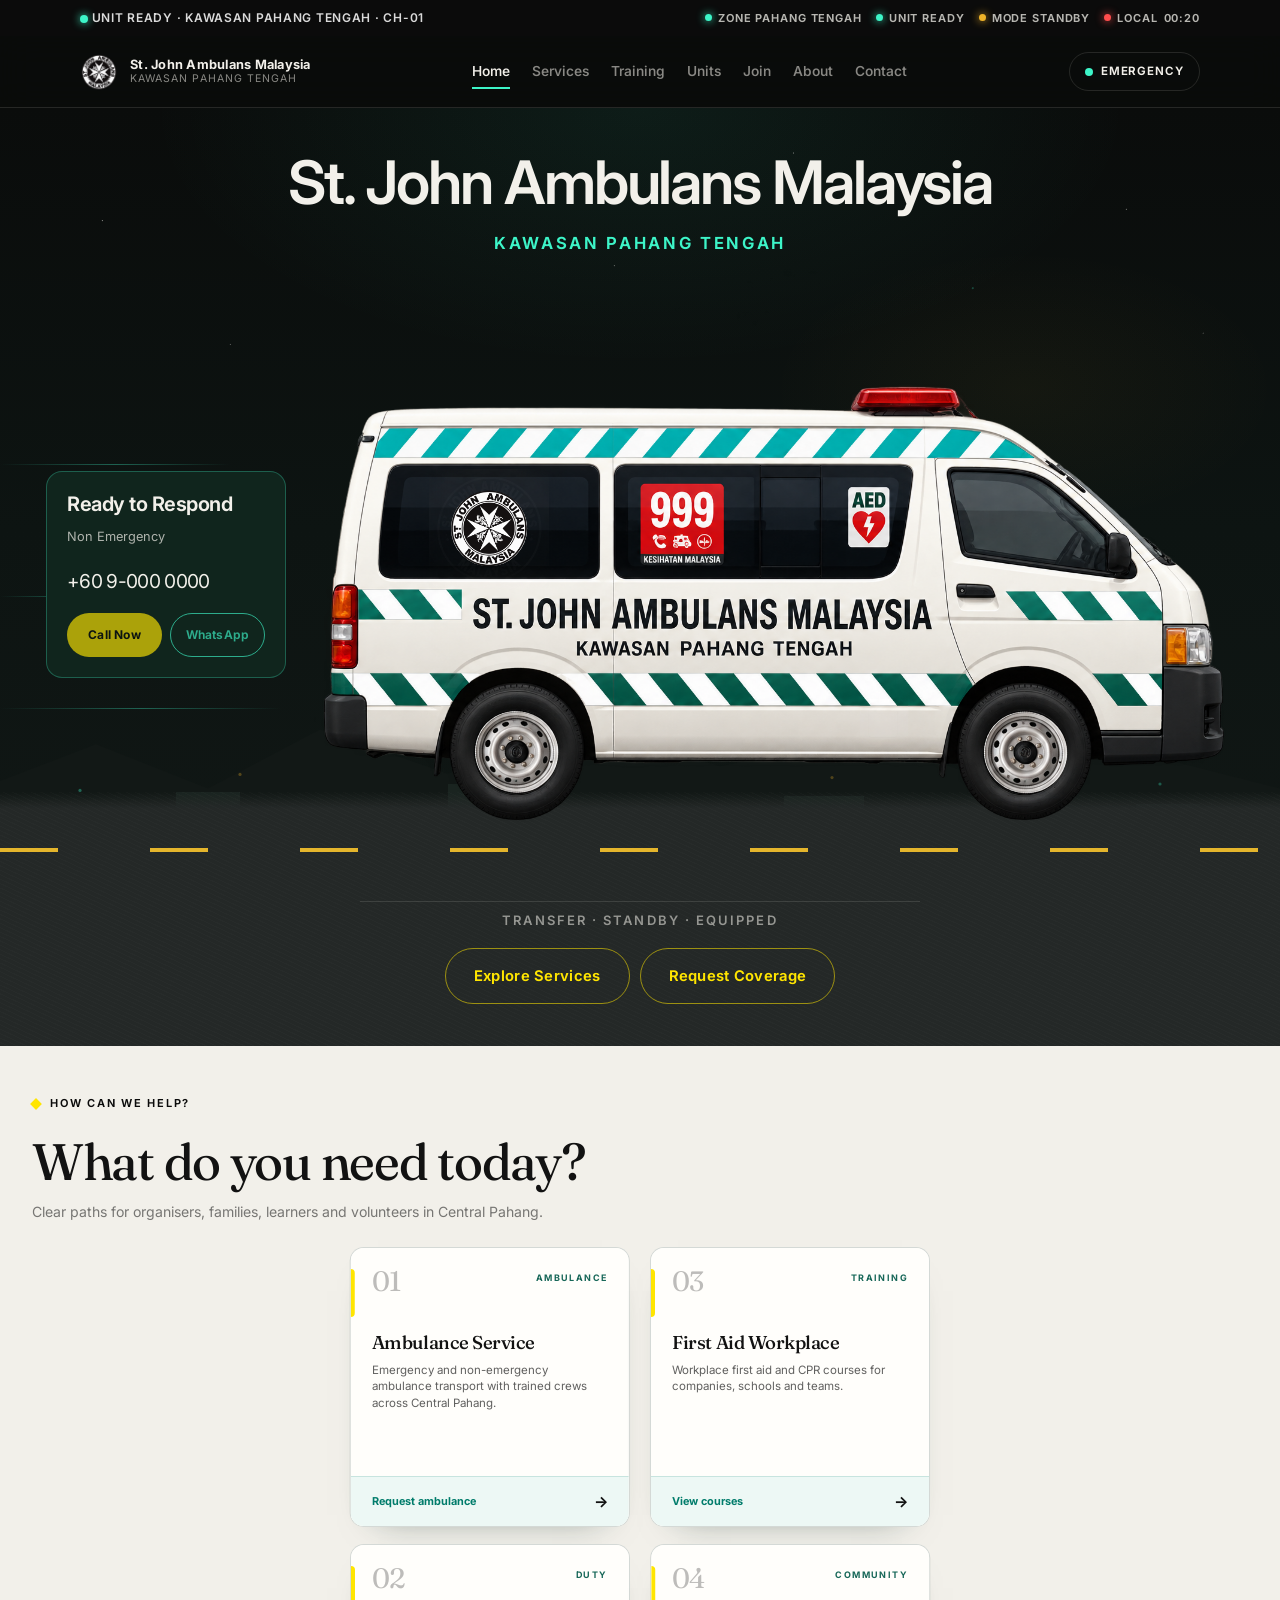
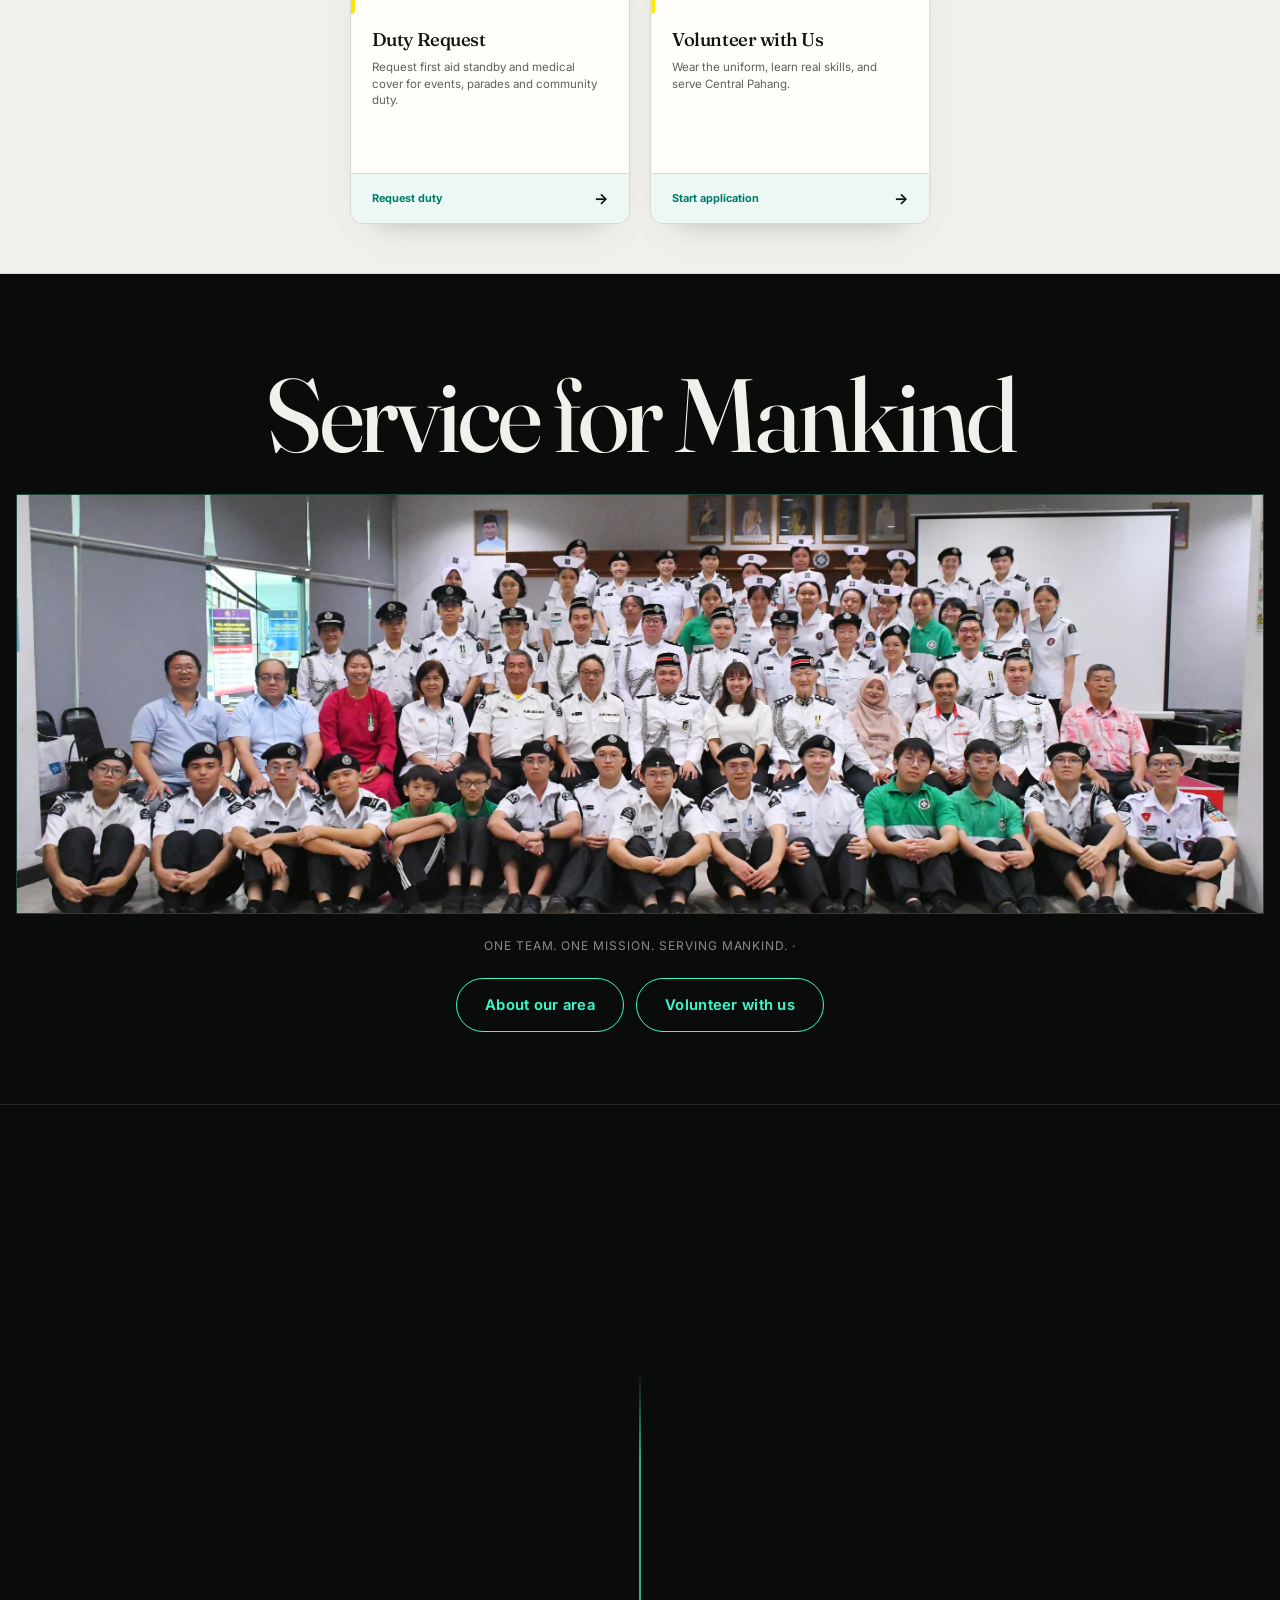
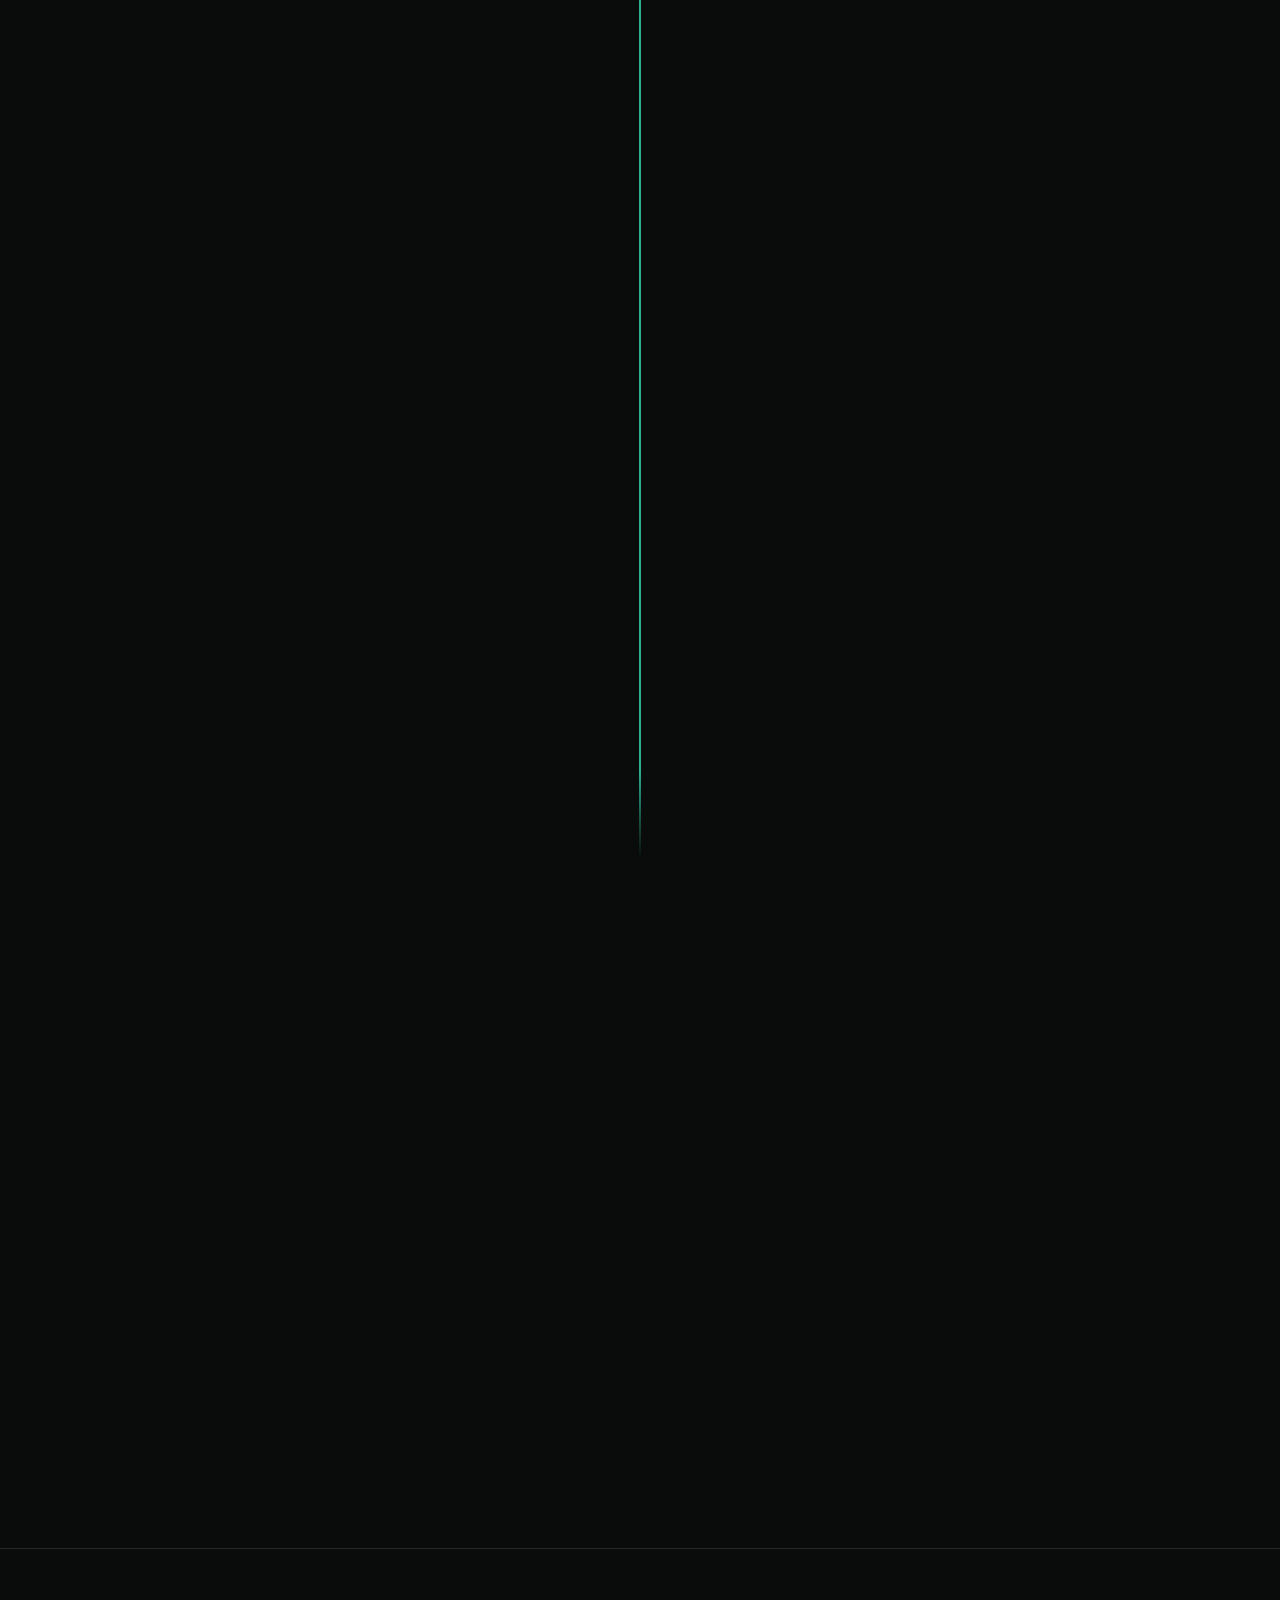
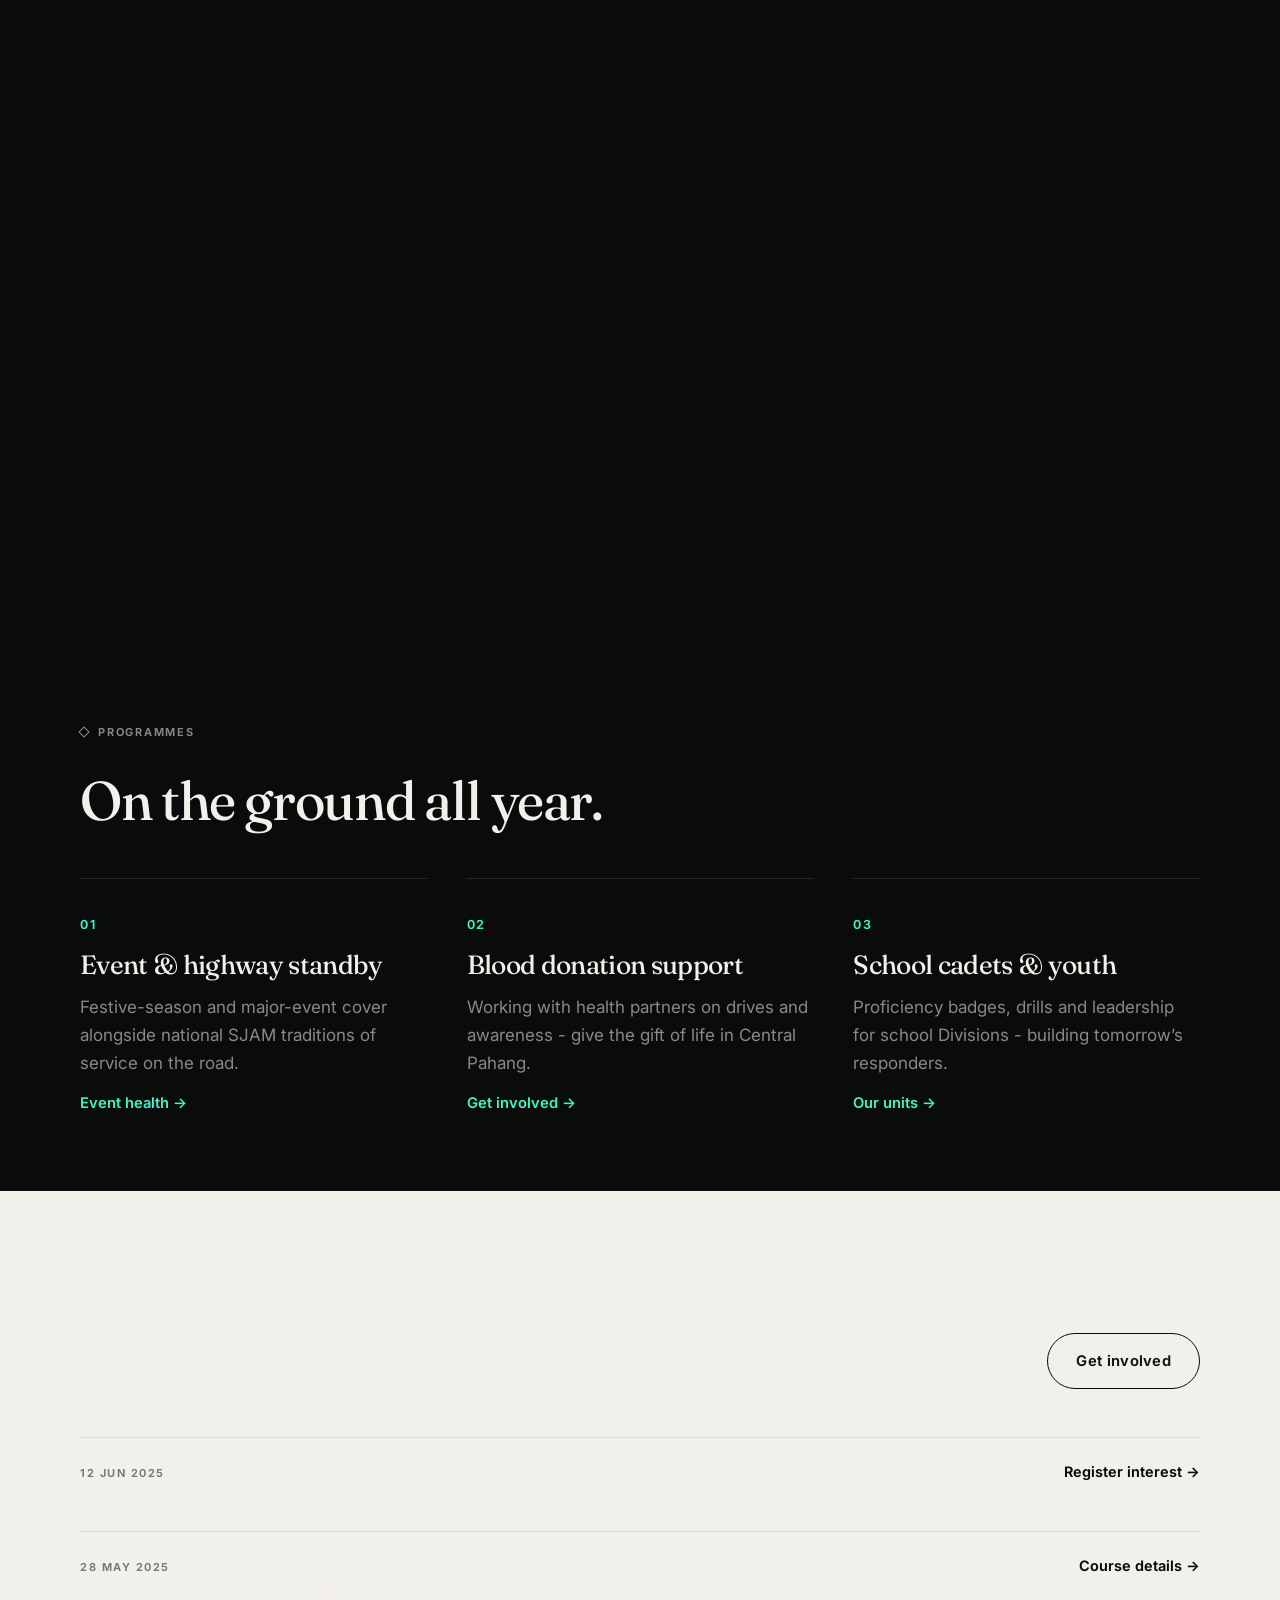
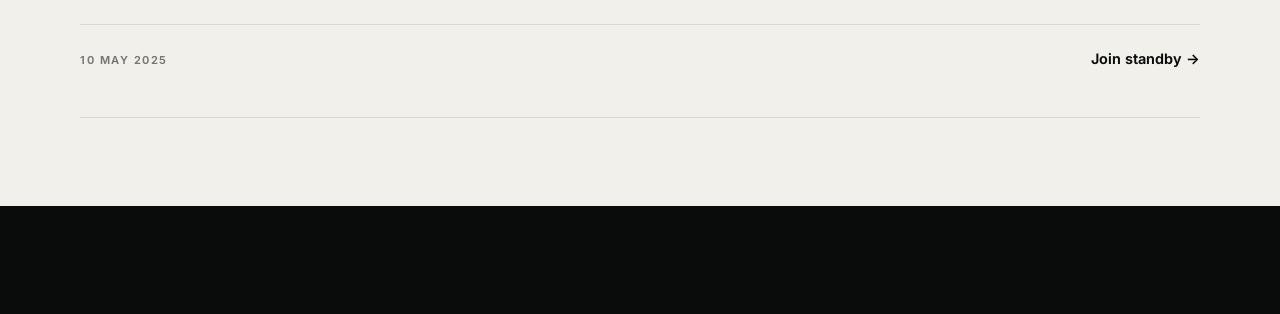
<file: index.html>
﻿<!DOCTYPE html>
<html lang="en">
<head>
  <meta charset="UTF-8" />
  <meta name="viewport" content="width=device-width, initial-scale=1" />
  <meta name="description" content="St. John Ambulans Malaysia, Kawasan Pahang Tengah — first aid, ambulance standby, training and community service in Central Pahang." />
  <title>St. John Ambulans Malaysia · Kawasan Pahang Tengah</title>
  <link rel="preconnect" href="https://fonts.googleapis.com" />
  <link rel="preconnect" href="https://fonts.gstatic.com" crossorigin />
  <link href="https://fonts.googleapis.com/css2?family=Fraunces:ital,opsz,wght@0,9..144,400;0,9..144,500;1,9..144,400;1,9..144,500&family=Inter:wght@400;500;600;650;700&display=swap" rel="stylesheet" />
  <link rel="stylesheet" href="styles.css?v=help-cluster-dark-1" />
</head>
<body class="theme-night">
  <div class="utility-bar">
    <div class="utility-bar__inner">
      <span><span class="os-led"></span> UNIT READY · KAWASAN PAHANG TENGAH · CH-01</span>
      <div class="utility-bar__links">
        <span class="utility-mini"><span class="os-led"></span> ZONE PAHANG TENGAH</span>
        <span class="utility-mini"><span class="os-led"></span> UNIT READY</span>
        <span class="utility-mini"><span class="os-led os-led--amber"></span> MODE STANDBY</span>
        <span class="utility-mini"><span class="os-led os-led--red"></span> LOCAL <span class="os-clock-mini">--:--</span></span>
      </div>
    </div>
  </div>

  <header class="site-header">
    <div class="site-header__inner">
      <a class="brand" href="index.html" aria-label="Home">
        <img class="brand__mark" src="assets/st-john-logo.png" width="38" height="38" alt="" />
        <span class="brand__text">
          <span class="brand__name">St. John Ambulans Malaysia</span>
          <span class="brand__sub">Kawasan Pahang Tengah</span>
        </span>
      </a>

      <nav class="nav" aria-label="Primary">
        <a href="index.html" class="is-active">Home</a>
        <a href="services.html">Services</a>
        <a href="training.html">Training</a>
        <a href="units.html">Units</a>
        <a href="join.html">Join</a>
        <a href="about.html">About</a>
        <a href="contact.html">Contact</a>
      </nav>

      <div class="header-actions">
        <!-- TODO: official emergency number -->
        <a class="emergency-chip" href="tel:999">
          <span class="dot-pulse" aria-hidden="true"></span>
          Emergency
        </a>
        <button class="nav-toggle" type="button" aria-expanded="false" aria-controls="mobile-drawer" aria-label="Open menu">
          <span></span>
        </button>
      </div>
    </div>
    <div class="drawer" id="mobile-drawer" hidden>
      <a href="index.html">Home</a>
      <a href="services.html">Services</a>
      <a href="training.html">Training</a>
      <a href="units.html">Units</a>
      <a href="join.html">Join</a>
      <a href="about.html">About</a>
      <a href="contact.html">Contact</a>
      <a class="btn btn--volt" href="join.html">Volunteer with us</a>
    </div>
  </header>

  <main>
    <!-- ===== Road Dispatch Hero ===== -->
    <section class="hero-road" aria-label="Introduction">
      <div class="road-sky" aria-hidden="true"></div>
      <div class="road-stars" aria-hidden="true"></div>

      <!-- Parallax layers (duplicate tiles for seamless loop) -->
      <div class="road-layer road-layer--far" aria-hidden="true">
        <svg class="road-tile" viewBox="0 0 1600 220" preserveAspectRatio="none">
          <path d="M0 220 V140 L120 90 L260 150 L400 70 L560 130 L720 60 L900 120 L1080 80 L1240 140 L1400 95 L1600 150 V220 Z" fill="#121816"/>
        </svg>
        <svg class="road-tile" viewBox="0 0 1600 220" preserveAspectRatio="none">
          <path d="M0 220 V140 L120 90 L260 150 L400 70 L560 130 L720 60 L900 120 L1080 80 L1240 140 L1400 95 L1600 150 V220 Z" fill="#121816"/>
        </svg>
      </div>

      <div class="road-layer road-layer--mid" aria-hidden="true">
        <svg class="road-tile" viewBox="0 0 1600 180" preserveAspectRatio="none">
          <path d="M0 180 V120 H80 V70 H140 V120 H220 V50 H300 V120 H380 V85 H460 V120 H560 V40 H640 V120 H760 V75 H860 V120 H980 V55 H1080 V120 H1200 V80 H1300 V120 H1420 V65 H1500 V120 H1600 V180 Z" fill="#1a2420"/>
          <circle cx="100" cy="48" r="2" fill="#3DF5C8" opacity="0.35"/>
          <circle cx="300" cy="28" r="2" fill="#F0B429" opacity="0.3"/>
          <circle cx="600" cy="20" r="2" fill="#3DF5C8" opacity="0.25"/>
          <circle cx="1040" cy="32" r="2" fill="#F0B429" opacity="0.28"/>
          <circle cx="1450" cy="40" r="2" fill="#3DF5C8" opacity="0.3"/>
        </svg>
        <svg class="road-tile" viewBox="0 0 1600 180" preserveAspectRatio="none">
          <path d="M0 180 V120 H80 V70 H140 V120 H220 V50 H300 V120 H380 V85 H460 V120 H560 V40 H640 V120 H760 V75 H860 V120 H980 V55 H1080 V120 H1200 V80 H1300 V120 H1420 V65 H1500 V120 H1600 V180 Z" fill="#1a2420"/>
          <circle cx="100" cy="48" r="2" fill="#3DF5C8" opacity="0.35"/>
          <circle cx="300" cy="28" r="2" fill="#F0B429" opacity="0.3"/>
          <circle cx="600" cy="20" r="2" fill="#3DF5C8" opacity="0.25"/>
          <circle cx="1040" cy="32" r="2" fill="#F0B429" opacity="0.28"/>
          <circle cx="1450" cy="40" r="2" fill="#3DF5C8" opacity="0.3"/>
        </svg>
      </div>

      <div class="road-ground" aria-hidden="true">
        <div class="road-layer road-layer--road">
          <svg class="road-tile" viewBox="0 0 1600 100" preserveAspectRatio="none">
            <rect y="0" width="1600" height="18" fill="#1c2422"/>
            <rect y="18" width="1600" height="82" fill="#242c29"/>
            <rect x="40" y="52" width="90" height="6" rx="2" fill="#3DF5C8" opacity="0.35"/>
            <rect x="220" y="52" width="90" height="6" rx="2" fill="#3DF5C8" opacity="0.35"/>
            <rect x="400" y="52" width="90" height="6" rx="2" fill="#3DF5C8" opacity="0.35"/>
            <rect x="580" y="52" width="90" height="6" rx="2" fill="#3DF5C8" opacity="0.35"/>
            <rect x="760" y="52" width="90" height="6" rx="2" fill="#3DF5C8" opacity="0.35"/>
            <rect x="940" y="52" width="90" height="6" rx="2" fill="#3DF5C8" opacity="0.35"/>
            <rect x="1120" y="52" width="90" height="6" rx="2" fill="#3DF5C8" opacity="0.35"/>
            <rect x="1300" y="52" width="90" height="6" rx="2" fill="#3DF5C8" opacity="0.35"/>
            <rect x="1480" y="52" width="90" height="6" rx="2" fill="#3DF5C8" opacity="0.35"/>
          </svg>
          <svg class="road-tile" viewBox="0 0 1600 100" preserveAspectRatio="none">
            <rect y="0" width="1600" height="18" fill="#1c2422"/>
            <rect y="18" width="1600" height="82" fill="#242c29"/>
            <rect x="40" y="52" width="90" height="6" rx="2" fill="#3DF5C8" opacity="0.35"/>
            <rect x="220" y="52" width="90" height="6" rx="2" fill="#3DF5C8" opacity="0.35"/>
            <rect x="400" y="52" width="90" height="6" rx="2" fill="#3DF5C8" opacity="0.35"/>
            <rect x="580" y="52" width="90" height="6" rx="2" fill="#3DF5C8" opacity="0.35"/>
            <rect x="760" y="52" width="90" height="6" rx="2" fill="#3DF5C8" opacity="0.35"/>
            <rect x="940" y="52" width="90" height="6" rx="2" fill="#3DF5C8" opacity="0.35"/>
            <rect x="1120" y="52" width="90" height="6" rx="2" fill="#3DF5C8" opacity="0.35"/>
            <rect x="1300" y="52" width="90" height="6" rx="2" fill="#3DF5C8" opacity="0.35"/>
            <rect x="1480" y="52" width="90" height="6" rx="2" fill="#3DF5C8" opacity="0.35"/>
          </svg>
        </div>
      </div>

      <!-- Speed lines -->
      <div class="speed-lines" aria-hidden="true">
        <span></span><span></span><span></span>
      </div>

      <div class="hero-home__corners" aria-hidden="true">
        <span class="c-bl">Central Pahang Area</span>
        <span class="c-br"><span class="scroll-hint"></span> Scroll</span>
      </div>

      <div class="hero-road__content">
        <header class="hero-road__title reveal is-in">
          <h1>
            <span class="line solid">St. John Ambulans Malaysia</span>
          </h1>
          <p class="hero-road__kicker">Kawasan Pahang Tengah</p>
        </header>

        <div class="hero-dispatch">
          <aside class="dispatch-contact" aria-labelledby="dispatch-contact-title">
            <h2 id="dispatch-contact-title" class="dispatch-contact__title">Ready to Respond</h2>
            <p class="dispatch-contact__description">Non Emergency</p>
            <!-- Enable contact actions once the official phone and WhatsApp numbers are confirmed. -->
            <div class="hero-road__call">
              <p class="hero-road__phone">+60 9-000 0000</p>
              <div class="dispatch-contact__actions">
                <button class="btn btn--volt" type="button" disabled>Call Now</button>
                <button class="btn dispatch-contact__whatsapp" type="button" disabled>WhatsApp</button>
              </div>
            </div>
          </aside>
        <!-- Ambulance — generated side PNG (contain, fixed body) -->
        <div class="ambulance-stage reveal is-in" aria-hidden="true">
          <div class="ambulance-float">
            <div class="ambulance-photo">
              <div class="driving-road"></div>
              <div class="driving-lane"></div>
              <img class="ambulance-img" src="assets/ambulance-side.png" width="1536" height="1024" alt="" />
              <span class="ambulance-panel-clean"><img src="assets/ambulance-clean-side.png" width="1536" height="1024" alt="" /></span>
              <span class="ambulance-window-clean"><img src="assets/ambulance-window-clean.png" width="1536" height="1024" alt="" /></span>
              <span class="ambulance-emblem"><img src="assets/st-john-logo.png" width="1254" height="1254" alt="" /></span>
              <canvas class="driving-wheel driving-wheel--rear" width="460" height="460"></canvas>
              <canvas class="driving-wheel driving-wheel--front" width="460" height="460"></canvas>
              <!-- roof alarm: local red strobe only -->
              <div class="alarm-flash"></div>
            </div>
          </div>
        </div>
        </div>

        <footer class="hero-road__foot reveal is-in">
          <p class="hero-road__tag">Transfer · Standby · Equipped</p>
          <div class="hero-road__secondary">
            <a class="btn btn--ghost-dark" href="services.html">Explore Services</a>
            <a class="btn btn--ghost-dark" href="contact.html">Request Coverage</a>
          </div>
        </footer>
      </div>
    </section>


    <!-- ===== How can we help ===== -->
    
    <!-- Dispatch status (visible strip) -->
    

    <section class="help-band" id="help" aria-label="How can we help">
      <div class="wrap">
        <div class="section__head reveal">
          <p class="label" style="color:#00A892;">How can we help?</p>
          <h2>What do you need today?</h2>
          <p class="muted">Clear paths for organisers, families, learners and volunteers in Central Pahang.</p>
        </div>
        <div class="help-grid">
          <div class="help-slot help-slot--a">
            <a class="help-card help-card--photo-right" href="services.html" aria-expanded="false" data-touch-preview>
              <div class="help-card__body">
                <div class="help-card__topline">
                  <span class="help-card__number">01</span>
                  <span class="help-card__status">Ambulance</span>
                </div>
                <div class="help-card__copy">
                  <h3>Ambulance Service</h3>
                  <p>Emergency and non-emergency ambulance transport with trained crews across Central Pahang.</p>
                </div>
                <span class="help-card__go"><span>Request ambulance</span><span class="help-card__arrow" aria-hidden="true">→</span></span>
              </div>
              <div class="help-card__media" aria-hidden="true">
                <img src="assets/svc-ambulance.jpg" alt="" loading="lazy" decoding="async">
              </div>
            </a>
          </div>
          <div class="help-slot help-slot--b">
            <a class="help-card help-card--photo-left" href="services.html" aria-expanded="false" data-touch-preview>
              <div class="help-card__media" aria-hidden="true">
                <img src="assets/svc-duty.jpg" alt="" loading="lazy" decoding="async">
              </div>
              <div class="help-card__body">
                <div class="help-card__topline">
                  <span class="help-card__number">02</span>
                  <span class="help-card__status">Duty</span>
                </div>
                <div class="help-card__copy">
                  <h3>Duty Request</h3>
                  <p>Request first aid standby and medical cover for events, parades and community duty.</p>
                </div>
                <span class="help-card__go"><span>Request duty</span><span class="help-card__arrow" aria-hidden="true">→</span></span>
              </div>
            </a>
          </div>
          <div class="help-slot help-slot--c">
            <a class="help-card help-card--photo-right" href="training.html" aria-expanded="false" data-touch-preview>
              <div class="help-card__body">
                <div class="help-card__topline">
                  <span class="help-card__number">03</span>
                  <span class="help-card__status">Training</span>
                </div>
                <div class="help-card__copy">
                  <h3>First Aid Workplace</h3>
                  <p>Workplace first aid and CPR courses for companies, schools and teams.</p>
                </div>
                <span class="help-card__go"><span>View courses</span><span class="help-card__arrow" aria-hidden="true">→</span></span>
              </div>
              <div class="help-card__media" aria-hidden="true">
                <img src="assets/svc-workplace.jpg" alt="" loading="lazy" decoding="async">
              </div>
            </a>
          </div>
          <div class="help-slot help-slot--d">
            <a class="help-card help-card--photo-left" href="join.html" aria-expanded="false" data-touch-preview>
              <div class="help-card__media" aria-hidden="true">
                <img src="assets/svc-volunteer.jpg" alt="" loading="lazy" decoding="async">
              </div>
              <div class="help-card__body">
                <div class="help-card__topline">
                  <span class="help-card__number">04</span>
                  <span class="help-card__status">Community</span>
                </div>
                <div class="help-card__copy">
                  <h3>Volunteer with Us</h3>
                  <p>Wear the uniform, learn real skills, and serve Central Pahang.</p>
                </div>
                <span class="help-card__go"><span>Start application</span><span class="help-card__arrow" aria-hidden="true">→</span></span>
              </div>
            </a>
          </div>
        </div>
      </div>
    </section>

<section class="intro-band" id="intro" aria-label="About Kawasan Pahang Tengah">
      <div class="wrap intro-stack">
        <h2 class="intro-slogan reveal">Service for Mankind</h2>

        <figure class="intro-photo reveal">
          <!-- TODO: drop assets/team-photo.jpg -->
          <div class="intro-photo__frame">
            <img class="intro-photo__img" src="assets/team-photo.jpg" width="2400" height="1600" alt="Kawasan Pahang Tengah volunteers group photo" />
          </div>
          <figcaption class="intro-caption">One team. One mission. Serving mankind. · <!-- TODO: event / date --></figcaption>
        </figure>

        <div class="intro-actions reveal">
          <a class="btn btn--pill" href="about.html">About our area</a>
          <a class="btn btn--pill" href="join.html">Volunteer with us</a>
        </div>
      </div>
    </section>

<section class="latest-activity" id="activity" aria-label="Latest activity">
      <div class="wrap">
        <div class="latest-activity__head reveal">
          <p class="label label--volt">Latest Activity</p>
          <h2>On the ground with KPT.</h2>
          <p class="muted">Recent programmes, duty and training across Central Pahang.</p>
        </div>

        <div class="act-grid">
          <!-- 1 (newest) -->
          <article class="act-card act-card--hero reveal">
            <div class="act-card__meta">
              <span class="act-card__pill">2026</span>
              <span class="act-card__chip">Community</span>
            </div>
            <div class="act-card__media">
              <img src="assets/act-aed-2026.jpg" width="1600" height="1200" alt="AED handover ceremony with St John volunteers" loading="lazy" decoding="async">
            </div>
            <div class="act-card__body">
              <h3>AED Handover Ceremony 2026</h3>
              <p>AED handover ceremony with community partners — strengthening cardiac emergency readiness in Central Pahang.</p>
            </div>
          </article>

          <!-- 2 -->
          <article class="act-card act-card--sm reveal">
            <div class="act-card__meta">
              <span class="act-card__pill">2024</span>
              <span class="act-card__chip">Duty</span>
            </div>
            <div class="act-card__media">
              <img src="assets/svc-duty.jpg" width="1000" height="748" alt="Event duty standby" loading="lazy" decoding="async">
            </div>
            <div class="act-card__body">
              <h3>Event Duty Standby</h3>
              <!-- TODO: official activity title / date -->
              <p>First aid standby for a community event — trained volunteers and medical post on site.</p>
            </div>
          </article>

          <!-- 3 -->
          <article class="act-card act-card--sm reveal">
            <div class="act-card__meta">
              <span class="act-card__pill">2024</span>
              <span class="act-card__chip">Training</span>
            </div>
            <div class="act-card__media">
              <img src="assets/svc-workplace.jpg" width="1600" height="1200" alt="First aid workplace training" loading="lazy" decoding="async">
            </div>
            <div class="act-card__body">
              <h3>First Aid Workplace Session</h3>
              <!-- TODO -->
              <p>Hands-on first aid training for staff and volunteers — CPR, AED and emergency response.</p>
            </div>
          </article>

          <!-- 4 -->
          <article class="act-card act-card--wide reveal">
            <div class="act-card__meta">
              <span class="act-card__pill">2024</span>
              <span class="act-card__chip">Youth</span>
            </div>
            <div class="act-card__media">
              <img src="assets/svc-volunteer.jpg" width="1280" height="957" alt="Youth volunteers in green uniform" loading="lazy" decoding="async">
            </div>
            <div class="act-card__body">
              <h3>Youth Volunteer Gathering</h3>
              <!-- TODO -->
              <p>Young volunteers from school Divisions — learning skills, discipline and service for mankind.</p>
            </div>
          </article>
        </div>
      </div>
    </section>




    <!-- ===== Summary ===== -->
    
    <!-- ===== Introduction (per layout sketch) ===== -->
    

    <!-- ===== Summary ===== -->
    
    <!-- ===== Introduction ===== -->
    <section class="intro-band" id="intro" aria-label="About Kawasan Pahang Tengah">
      <div class="wrap intro-grid">
        <div class="intro-copy reveal">
          <div class="intro-brand">
            <div>
              <p class="intro-area">Kawasan Pahang Tengah · Central Pahang Area</p>
            </div>
          </div>
          <h2 class="intro-slogan">Service for<br />Mankind</h2>
          <p class="intro-desc">
            We are Central Pahang&rsquo;s St. John volunteers — training the public in first aid,
            standing by at events, and serving our community with calm, skilled hands.
          </p>
          <div class="intro-actions">
            <a class="btn btn--volt" href="about.html">About our area</a>
            <a class="btn btn--ghost-dark" href="join.html">Volunteer with us</a>
          </div>
        </div>
        <figure class="intro-photo reveal">
          <!-- TODO: drop assets/team-photo.jpg -->
          <div class="intro-photo__frame photo-slot" data-placeholder="Group photo · team-photo.jpg">
            <svg class="deco" viewBox="0 0 640 420" aria-hidden="true" style="position:absolute;inset:0;width:100%;height:100%;">
              <rect width="640" height="420" fill="#1a2420"/>
              <circle cx="320" cy="180" r="70" fill="#3DF5C8" opacity="0.12"/>
              <polyline points="40,300 140,300 170,250 200,340 230,280 280,300 600,300" fill="none" stroke="#3DF5C8" stroke-width="1.5" opacity="0.7"/>
            </svg>
          </div>
          <figcaption class="intro-caption">One team. One mission. Serving mankind. · <!-- TODO: event / date --></figcaption>
        </figure>
      </div>
    </section>

    <section class="home-summary">
      <div class="wrap">
        <div class="section__head reveal">
          <p class="label label--volt">What we stand for</p>
          <h2>Calm hands.<br />Clear duty.</h2>
        </div>
        <div class="summary-grid">
          <article class="summary-item reveal">
            <span class="num-tag">01</span>
            <h3>First in first aid</h3>
            <p>Trained volunteers on duty at sporting events, festivals, parades and community functions — big or small.</p>
            <a href="services.html">See services →</a>
          </article>
          <article class="summary-item reveal">
            <span class="num-tag">02</span>
            <h3>Ambulance ready</h3>
            <p>Emergency and non-emergency transport, plus festive-season standby on major routes across the state.</p>
            <a href="services.html">Ambulance detail →</a>
          </article>
          <article class="summary-item reveal">
            <span class="num-tag">03</span>
            <h3>Youth that lead</h3>
            <p>Cadets and juniors grow through proficiency badges, drills and leadership training — ready for nation building.</p>
            <a href="units.html">Our units →</a>
          </article>
        </div>
      </div>
    </section>

    <!-- ===== News ===== -->
        <!-- Programmes -->
    <section class="home-summary" style="padding:80px 0 40px;">
      <div class="wrap">
        <div class="section__head reveal">
          <p class="label label--volt">Programmes</p>
          <h2>On the ground all year.</h2>
        </div>
        <div class="summary-grid">
          <article class="summary-item reveal">
            <span class="num-tag">01</span>
            <h3>Event &amp; highway standby</h3>
            <p>Festive-season and major-event cover alongside national SJAM traditions of service on the road.</p>
            <a href="services.html">Event health →</a>
          </article>
          <article class="summary-item reveal">
            <span class="num-tag">02</span>
            <h3>Blood donation support</h3>
            <p>Working with health partners on drives and awareness - give the gift of life in Central Pahang.</p>
            <a href="join.html">Get involved →</a>
          </article>
          <article class="summary-item reveal">
            <span class="num-tag">03</span>
            <h3>School cadets &amp; youth</h3>
            <p>Proficiency badges, drills and leadership for school Divisions - building tomorrow&rsquo;s responders.</p>
            <a href="units.html">Our units →</a>
          </article>
        </div>
      </div>
    </section>
<section class="home-news">
      <div class="wrap">
        <div class="section__head reveal" style="flex-direction:row;display:flex;justify-content:space-between;align-items:end;max-width:none;">
          <div>
            <p class="label">Signal · Updates</p>
            <h2 style="margin-top:14px;">What’s on</h2>
          </div>
          <a class="btn btn--ghost" href="join.html">Get involved</a>
        </div>

        <!-- TODO: real KPT announcements -->
        <article class="news-row reveal">
          <div class="news-row__date">12 Jun 2025</div>
          <div>
            <h3>Open recruitment for Cadet Instructors</h3>
            <p class="muted">Support school Divisions across Kuantan and Temerloh this term.</p>
          </div>
          <a href="contact.html">Register interest →</a>
        </article>
        <article class="news-row reveal">
          <div class="news-row__date">28 May 2025</div>
          <div>
            <h3>Corporate first aid workshop — limited seats</h3>
            <p class="muted">Half-day AED &amp; choking response for SMEs in Central Pahang.</p>
          </div>
          <a href="training.html">Course details →</a>
        </article>
        <article class="news-row reveal">
          <div class="news-row__date">10 May 2025</div>
          <div>
            <h3>Festive-season highway standby briefing</h3>
            <p class="muted">Roster and logistics briefing for holiday-route duty.</p>
          </div>
          <a href="join.html">Join standby →</a>
        </article>
      </div>
    </section>
  </main>

  <footer class="site-footer">
    <div class="wrap">
      
      
  </footer>

  <script src="main.js?v=help-cluster-dark-1"></script>
</body>
</html>
</file>
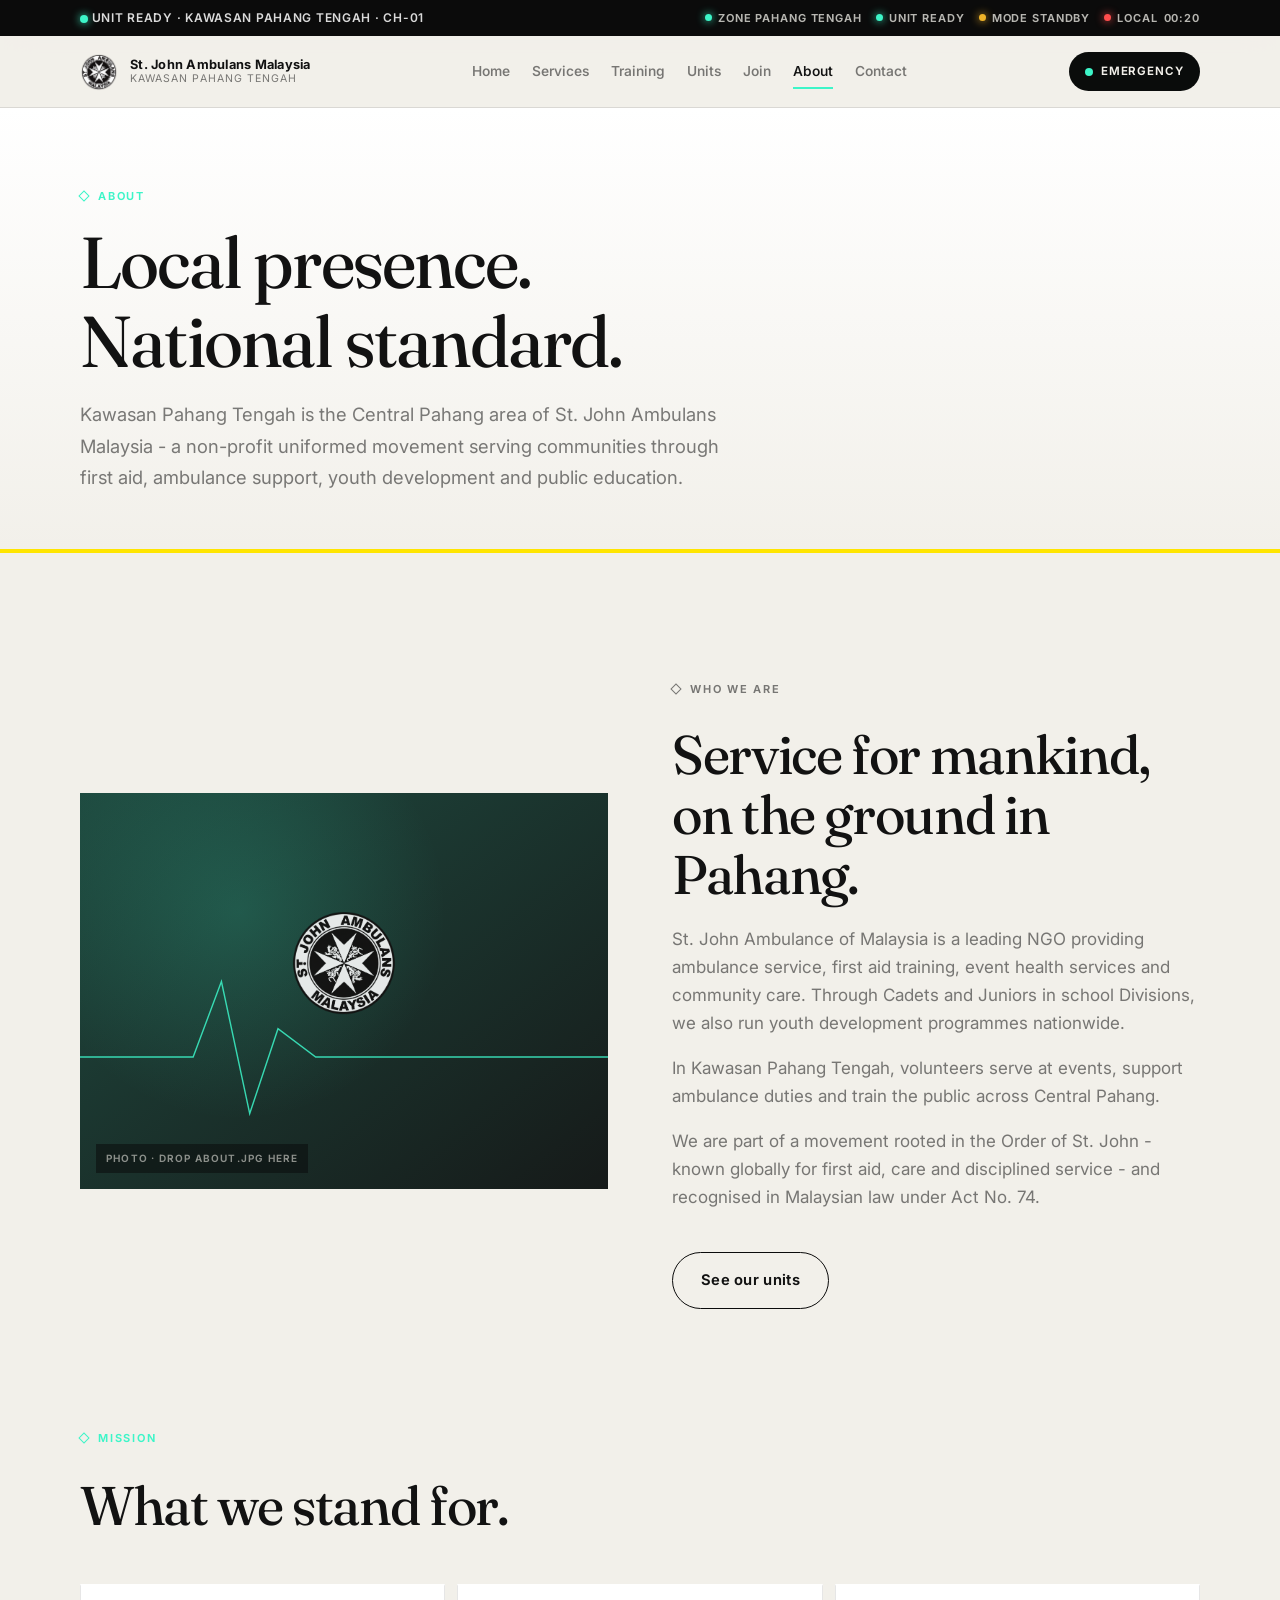
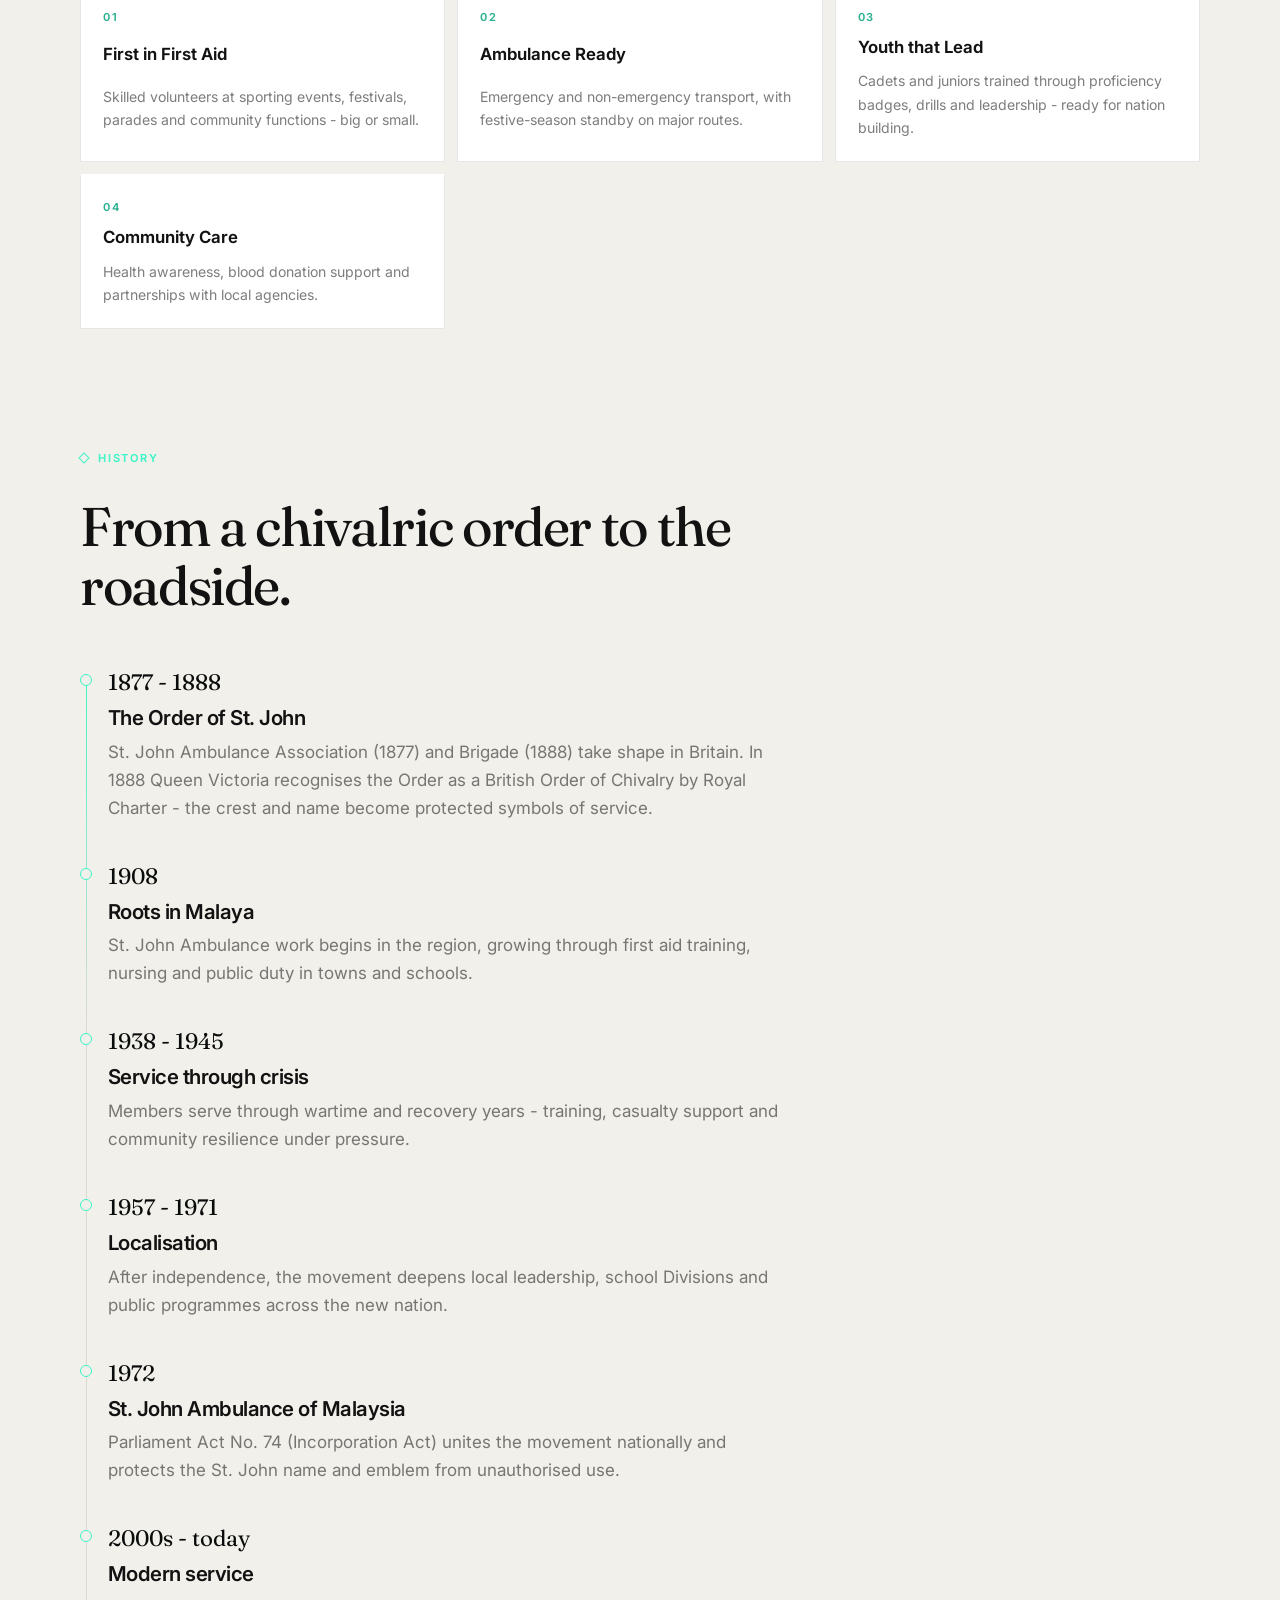
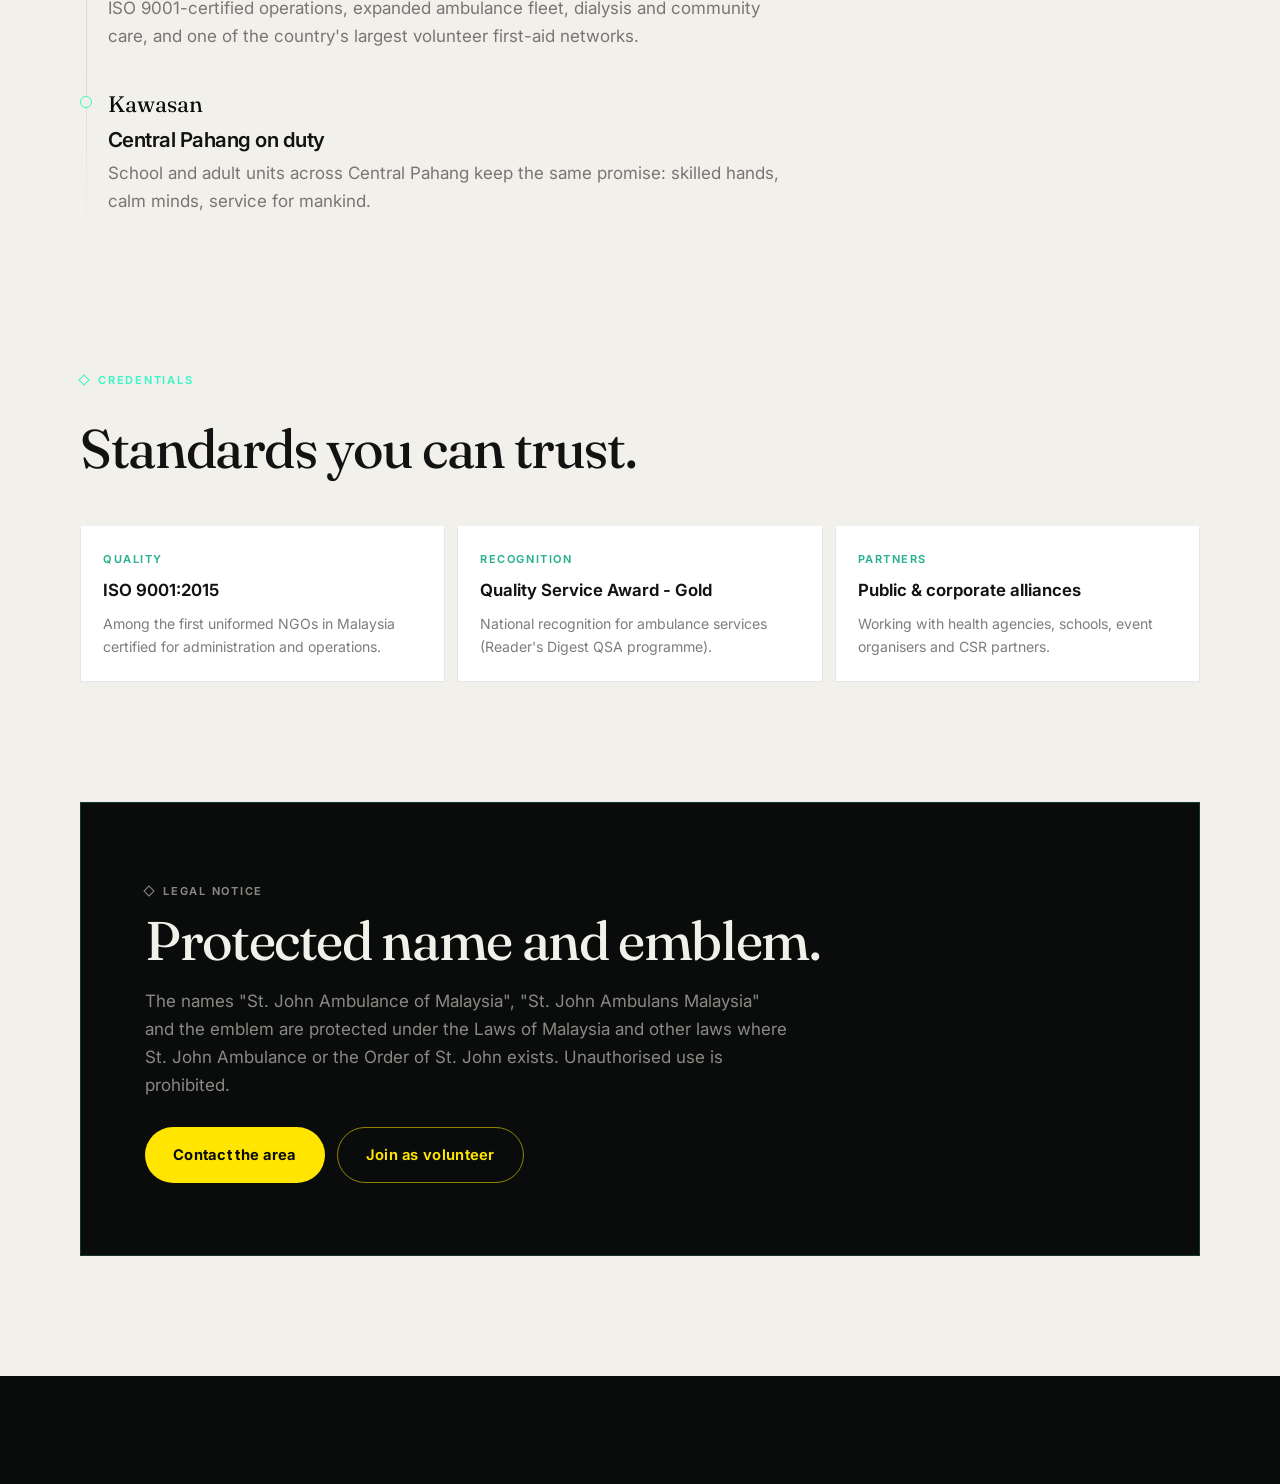
<file: about.html>
<!DOCTYPE html>
<html lang="en">
<head>
  <meta charset="UTF-8" />
  <meta name="viewport" content="width=device-width, initial-scale=1" />
  <meta name="description" content="About St. John Ambulans Malaysia, Kawasan Pahang Tengah - mission, history, credentials and the Order of St. John." />
  <title>About · SJAM Kawasan Pahang Tengah</title>
  <link rel="preconnect" href="https://fonts.googleapis.com" />
  <link rel="preconnect" href="https://fonts.gstatic.com" crossorigin />
  <link href="https://fonts.googleapis.com/css2?family=Fraunces:ital,opsz,wght@0,9..144,400;0,9..144,500;1,9..144,400&family=Inter:wght@400;500;600;650;700&display=swap" rel="stylesheet" />
  <link rel="stylesheet" href="styles.css" />
</head>
<body>
  <div class="utility-bar">
    <div class="utility-bar__inner">
      <span><span class="os-led"></span> UNIT READY · KAWASAN PAHANG TENGAH · CH-01</span>
      <div class="utility-bar__links">
        <span class="utility-mini"><span class="os-led"></span> ZONE PAHANG TENGAH</span>
        <span class="utility-mini"><span class="os-led"></span> UNIT READY</span>
        <span class="utility-mini"><span class="os-led os-led--amber"></span> MODE STANDBY</span>
        <span class="utility-mini"><span class="os-led os-led--red"></span> LOCAL <span class="os-clock-mini">--:--</span></span>
      </div>
    </div>
  </div>

  <header class="site-header">
    <div class="site-header__inner">
      <a class="brand" href="index.html" aria-label="Home">
        <img class="brand__mark" src="assets/st-john-logo.png" width="38" height="38" alt="" />
        <span class="brand__text">
          <span class="brand__name">St. John Ambulans Malaysia</span>
          <span class="brand__sub">Kawasan Pahang Tengah</span>
        </span>
      </a>
      <nav class="nav" aria-label="Primary">
        <a href="index.html">Home</a>
        <a href="services.html">Services</a>
        <a href="training.html">Training</a>
        <a href="units.html">Units</a>
        <a href="join.html">Join</a>
        <a href="about.html" class="is-active">About</a>
        <a href="contact.html">Contact</a>
      </nav>
      <div class="header-actions">
        <a class="emergency-chip" href="tel:999"><span class="dot-pulse" aria-hidden="true"></span>Emergency</a>
        <button class="nav-toggle" type="button" aria-expanded="false" aria-controls="mobile-drawer" aria-label="Open menu"><span></span></button>
      </div>
    </div>
    <div class="drawer" id="mobile-drawer" hidden>
      <a href="index.html">Home</a>
      <a href="services.html">Services</a>
      <a href="training.html">Training</a>
      <a href="units.html">Units</a>
      <a href="join.html">Join</a>
      <a href="about.html">About</a>
      <a href="contact.html">Contact</a>
      <a class="btn btn--volt" href="join.html">Volunteer with us</a>
    </div>
  </header>

  <main>
    <header class="page-hero">
      <div class="wrap">
        <p class="label label--volt">About</p>
        <h1>Local presence.<br />National standard.</h1>
        <p class="lead">
          Kawasan Pahang Tengah is the Central Pahang area of St. John Ambulans Malaysia -
          a non-profit uniformed movement serving communities through first aid, ambulance support,
          youth development and public education.
        </p>
      </div>
    </header>

    <section class="section">
      <div class="wrap split">
        <!-- TODO: replace with about.jpg -->
        <div class="media-frame media-frame--dark reveal">
          <svg class="deco" viewBox="0 0 560 420" aria-hidden="true">
            <defs>
              <linearGradient id="ag" x1="0" y1="0" x2="1" y2="1">
                <stop offset="0%" stop-color="#3DF5C8" stop-opacity="0.22"/>
                <stop offset="100%" stop-color="#3DF5C8" stop-opacity="0"/>
              </linearGradient>
            </defs>
            <rect width="560" height="420" fill="url(#ag)"/>
            <polyline points="0,280 90,280 120,280 150,200 180,340 210,250 250,280 560,280" fill="none" stroke="#3DF5C8" stroke-width="1.5" opacity="0.85"/>
            <image href="assets/st-john-logo.png" x="220" y="120" width="120" height="120" opacity="0.9"/>
          </svg>
          <div class="media-frame__caption">Photo · drop about.jpg here</div>
        </div>
        <div class="reveal">
          <p class="label">Who we are</p>
          <h2 style="margin:16px 0 20px;">Service for mankind, on the ground in Pahang.</h2>
          <p class="muted">
            St. John Ambulance of Malaysia is a leading NGO providing ambulance service,
            first aid training, event health services and community care. Through Cadets and Juniors
            in school Divisions, we also run youth development programmes nationwide.
          </p>
          <p class="muted" style="margin-top:1em;">
            In Kawasan Pahang Tengah, volunteers serve at events, support ambulance duties and
            train the public across Central Pahang.
          </p>
          <p class="muted" style="margin-top:1em;">
            We are part of a movement rooted in the Order of St. John - known globally for first aid,
            care and disciplined service - and recognised in Malaysian law under Act No. 74.
          </p>
          <a class="btn btn--ghost" href="units.html" style="margin-top:24px;">See our units</a>
        </div>
      </div>
    </section>

    <section class="section" style="padding-top:0;">
      <div class="wrap">
        <div class="section__head reveal">
          <p class="label label--volt">Mission</p>
          <h2>What we stand for.</h2>
        </div>
        <div class="units-grid">
          <article class="unit-card reveal">
            <div class="unit-card__district">01</div>
            <div class="unit-card__name">First in First Aid</div>
            <div class="unit-card__meta">Skilled volunteers at sporting events, festivals, parades and community functions - big or small.</div>
          </article>
          <article class="unit-card reveal">
            <div class="unit-card__district">02</div>
            <div class="unit-card__name">Ambulance Ready</div>
            <div class="unit-card__meta">Emergency and non-emergency transport, with festive-season standby on major routes.</div>
          </article>
          <article class="unit-card reveal">
            <div class="unit-card__district">03</div>
            <div class="unit-card__name">Youth that Lead</div>
            <div class="unit-card__meta">Cadets and juniors trained through proficiency badges, drills and leadership - ready for nation building.</div>
          </article>
          <article class="unit-card reveal">
            <div class="unit-card__district">04</div>
            <div class="unit-card__name">Community Care</div>
            <div class="unit-card__meta">Health awareness, blood donation support and partnerships with local agencies.</div>
          </article>
        </div>
      </div>
    </section>

    <section class="section" style="padding-top:0;">
      <div class="wrap">
        <div class="section__head reveal">
          <p class="label label--volt">History</p>
          <h2>From a chivalric order to the roadside.</h2>
        </div>
        <div class="timeline">
          <article class="timeline__item reveal">
            <div class="timeline__year">1877 - 1888</div>
            <h3>The Order of St. John</h3>
            <p>St. John Ambulance Association (1877) and Brigade (1888) take shape in Britain. In 1888 Queen Victoria recognises the Order as a British Order of Chivalry by Royal Charter - the crest and name become protected symbols of service.</p>
          </article>
          <article class="timeline__item reveal">
            <div class="timeline__year">1908</div>
            <h3>Roots in Malaya</h3>
            <p>St. John Ambulance work begins in the region, growing through first aid training, nursing and public duty in towns and schools.</p>
          </article>
          <article class="timeline__item reveal">
            <div class="timeline__year">1938 - 1945</div>
            <h3>Service through crisis</h3>
            <p>Members serve through wartime and recovery years - training, casualty support and community resilience under pressure.</p>
          </article>
          <article class="timeline__item reveal">
            <div class="timeline__year">1957 - 1971</div>
            <h3>Localisation</h3>
            <p>After independence, the movement deepens local leadership, school Divisions and public programmes across the new nation.</p>
          </article>
          <article class="timeline__item reveal">
            <div class="timeline__year">1972</div>
            <h3>St. John Ambulance of Malaysia</h3>
            <p>Parliament Act No. 74 (Incorporation Act) unites the movement nationally and protects the St. John name and emblem from unauthorised use.</p>
          </article>
          <article class="timeline__item reveal">
            <div class="timeline__year">2000s - today</div>
            <h3>Modern service</h3>
            <p>ISO 9001-certified operations, expanded ambulance fleet, dialysis and community care, and one of the country's largest volunteer first-aid networks.</p>
          </article>
          <article class="timeline__item reveal">
            <div class="timeline__year">Kawasan</div>
            <h3>Central Pahang on duty</h3>
            <p>School and adult units across Central Pahang keep the same promise: skilled hands, calm minds, service for mankind.</p>
          </article>
        </div>
      </div>
    </section>

    <section class="section" style="padding-top:0;">
      <div class="wrap">
        <div class="section__head reveal">
          <p class="label label--volt">Credentials</p>
          <h2>Standards you can trust.</h2>
        </div>
        <!-- TODO: swap in real award logos / copy -->
        <div class="units-grid">
          <article class="unit-card reveal">
            <div class="unit-card__district">Quality</div>
            <div class="unit-card__name">ISO 9001:2015</div>
            <div class="unit-card__meta">Among the first uniformed NGOs in Malaysia certified for administration and operations.</div>
          </article>
          <article class="unit-card reveal">
            <div class="unit-card__district">Recognition</div>
            <div class="unit-card__name">Quality Service Award - Gold</div>
            <div class="unit-card__meta">National recognition for ambulance services (Reader's Digest QSA programme).</div>
          </article>
          <article class="unit-card reveal">
            <div class="unit-card__district">Partners</div>
            <div class="unit-card__name">Public &amp; corporate alliances</div>
            <div class="unit-card__meta">Working with health agencies, schools, event organisers and CSR partners.</div>
          </article>
        </div>
      </div>
    </section>

    <section class="section" style="padding-top:0;">
      <div class="wrap">
        <div class="cta-panel reveal">
          <p class="label label--volt">Legal notice</p>
          <h2>Protected name and emblem.</h2>
          <p>
            The names "St. John Ambulance of Malaysia", "St. John Ambulans Malaysia" and the emblem
            are protected under the Laws of Malaysia and other laws where St. John Ambulance or the
            Order of St. John exists. Unauthorised use is prohibited.
          </p>
          <div class="actions">
            <a class="btn btn--volt" href="contact.html">Contact the area</a>
            <a class="btn btn--ghost-dark" href="join.html">Join as volunteer</a>
          </div>
        </div>
      </div>
    </section>
  </main>

  <footer class="site-footer">
    <div class="wrap">
      
      
  </footer>
  <script src="main.js"></script>
</body>
</html>
</file>
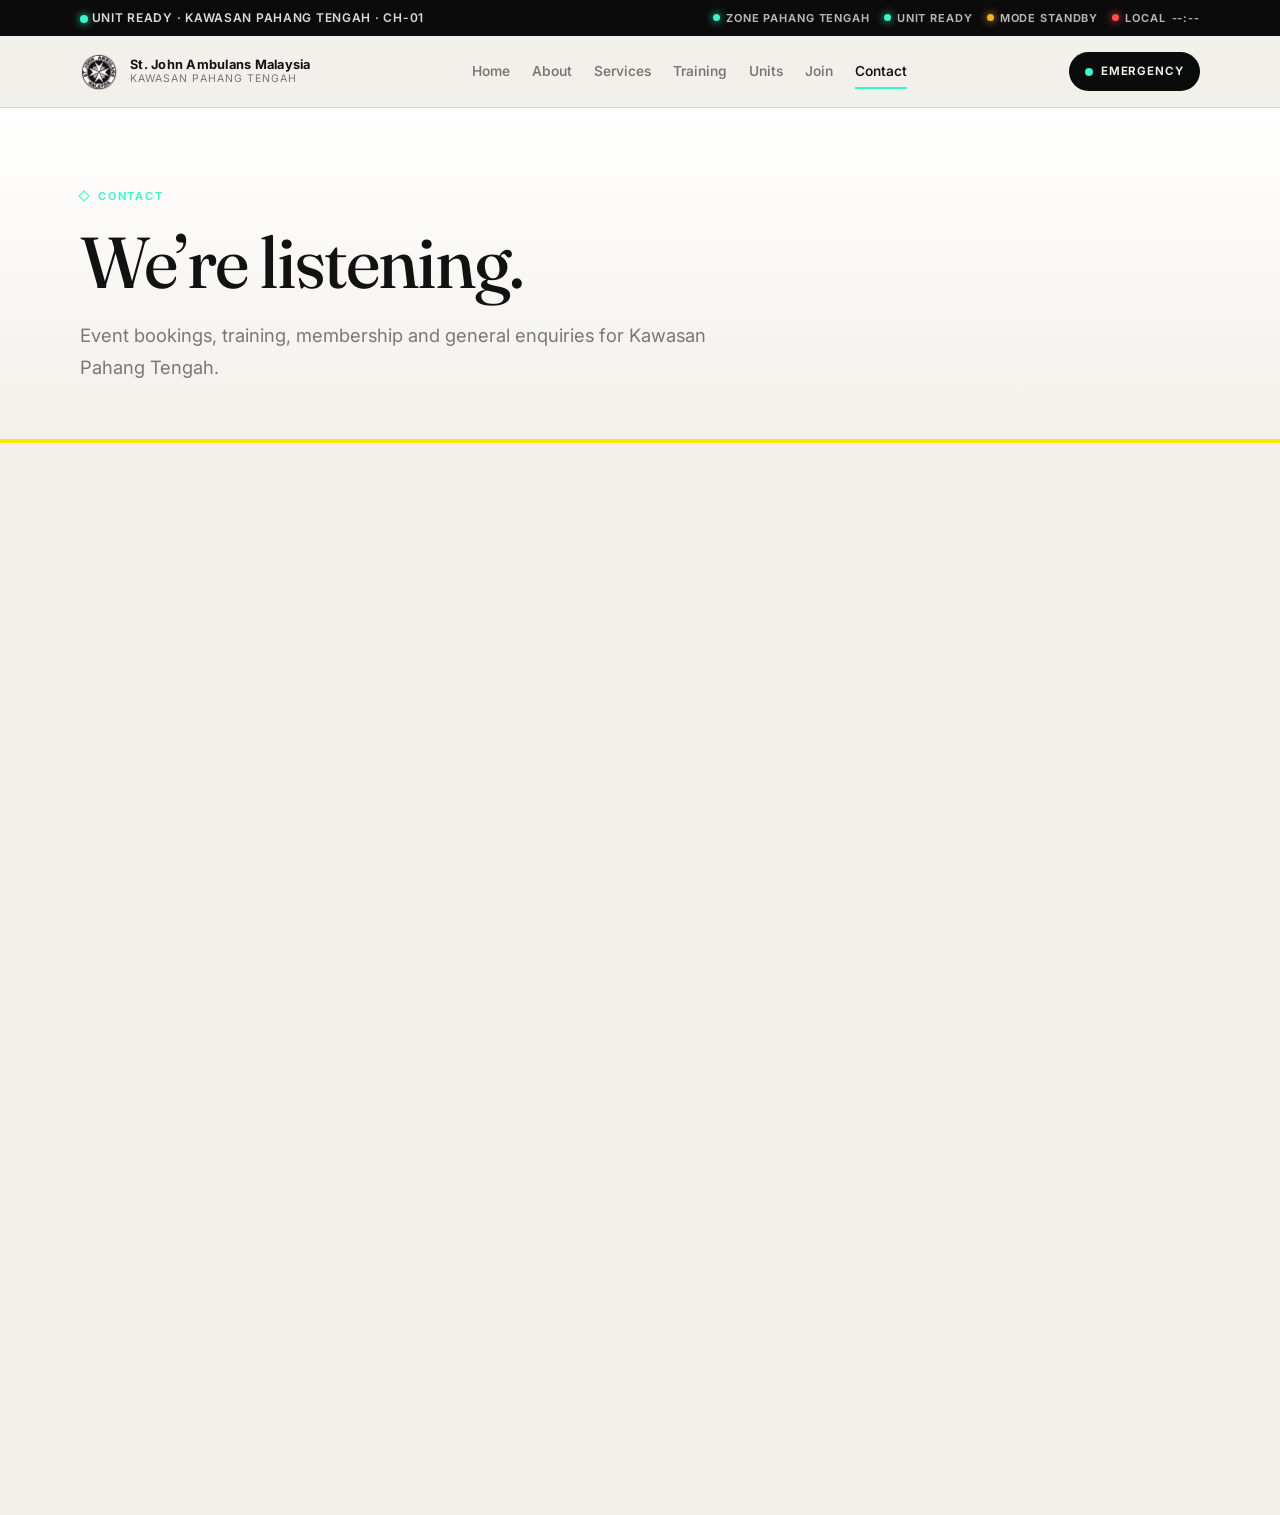
<file: contact.html>
<!DOCTYPE html>
<html lang="en">
<head>
  <meta charset="UTF-8" />
  <meta name="viewport" content="width=device-width, initial-scale=1" />
  <meta name="description" content="Contact SJAM Kawasan Pahang Tengah for events, training, membership and partnerships." />
  <title>Contact · SJAM Kawasan Pahang Tengah</title>
  <link rel="preconnect" href="https://fonts.googleapis.com" />
  <link rel="preconnect" href="https://fonts.gstatic.com" crossorigin />
  <link href="https://fonts.googleapis.com/css2?family=Fraunces:ital,opsz,wght@0,9..144,400;0,9..144,500;1,9..144,400&family=Inter:wght@400;500;600;650;700&display=swap" rel="stylesheet" />
  <link rel="stylesheet" href="styles.css" />
</head>
<body>
  <div class="utility-bar">
    <div class="utility-bar__inner">
      <span><span class="os-led"></span> UNIT READY · KAWASAN PAHANG TENGAH · CH-01</span>
      <div class="utility-bar__links">
        <span class="utility-mini"><span class="os-led"></span> ZONE PAHANG TENGAH</span>
        <span class="utility-mini"><span class="os-led"></span> UNIT READY</span>
        <span class="utility-mini"><span class="os-led os-led--amber"></span> MODE STANDBY</span>
        <span class="utility-mini"><span class="os-led os-led--red"></span> LOCAL <span class="os-clock-mini">--:--</span></span>
      </div>
    </div>
  </div>

  <header class="site-header">
    <div class="site-header__inner">
      <a class="brand" href="index.html" aria-label="Home">
                <img class="brand__mark" src="assets/st-john-logo.png" width="38" height="38" alt="" />
        <span class="brand__text">
          <span class="brand__name">St. John Ambulans Malaysia</span>
          <span class="brand__sub">Kawasan Pahang Tengah</span>
        </span>
      </a>
      <nav class="nav" aria-label="Primary">
        <a href="index.html">Home</a>
        <a href="about.html">About</a>
        <a href="services.html">Services</a>
        <a href="training.html">Training</a>
        <a href="units.html">Units</a>
        <a href="join.html">Join</a>
        <a href="contact.html" class="is-active">Contact</a>
      </nav>
      <div class="header-actions">
        <a class="emergency-chip" href="tel:999"><span class="dot-pulse" aria-hidden="true"></span>Emergency</a>
        <button class="nav-toggle" type="button" aria-expanded="false" aria-controls="mobile-drawer" aria-label="Open menu"><span></span></button>
      </div>
    </div>
    <div class="drawer" id="mobile-drawer" hidden>
      <a href="index.html">Home</a>
      <a href="services.html">Services</a>
      <a href="training.html">Training</a>
      <a href="units.html">Units</a>
      <a href="join.html">Join</a>
      <a href="about.html">About</a>
      <a href="contact.html">Contact</a>
      <a class="btn btn--volt" href="join.html">Volunteer with us</a>
    </div>
  </header>

  <main>
    <header class="page-hero">
      <div class="wrap">
        <p class="label label--volt">Contact</p>
        <h1>We’re listening.</h1>
        <p class="lead">Event bookings, training, membership and general enquiries for Kawasan Pahang Tengah.</p>
      </div>
    </header>

    <section class="section">
      <div class="wrap contact-grid">
        <div class="reveal">
          <!-- TODO: replace with official KPT contact details -->
          <ul class="contact-list">
            <li>
              <span class="label">Area headquarters</span>
              <span>St. John Ambulans Malaysia<br />Kawasan Pahang Tengah<br />Jalan ____, 25xxx Kuantan, Pahang</span>
            </li>
            <li>
              <span class="label">Phone</span>
              <a href="tel:+6090000000">+60 9-000 0000</a>
            </li>
            <li>
              <span class="label">Emergency</span>
              <a href="tel:999">999</a>
              <span class="muted">or your local emergency line</span>
            </li>
            <li>
              <span class="label">Email</span>
              <a href="mailto:kpt@sjam.org.my">kpt@sjam.org.my</a>
            </li>
            <li>
              <span class="label">Office hours</span>
              <!-- TODO: official hours -->
              <span>Mon - Fri, 9:00 - 17:00 (MYT)<br />Emergency lines remain available 24/7</span>
            </li>
            <li>
              <span class="label">Event booking</span>
              <a href="mailto:kpt@sjam.org.my?subject=Event%20coverage%20request">Email event team</a>
            </li>
            <li>
              <span class="label">Training</span>
              <a href="mailto:kpt@sjam.org.my?subject=Training%20enquiry">Email training team</a>
            </li>
            <li>
              <span class="label">National</span>
              <a href="https://sjam.org.my" rel="noopener" target="_blank">sjam.org.my</a>
            </li>
          </ul>
        </div>

        <form class="form reveal" action="mailto:kpt@sjam.org.my" method="post" enctype="text/plain">
          <label>
            Name
            <input type="text" name="name" autocomplete="name" required placeholder="Your name" />
          </label>
          <label>
            Email
            <input type="email" name="email" autocomplete="email" required placeholder="you@example.com" />
          </label>
          <label>
            Topic
            <select name="topic">
              <option>Event first aid / ambulance</option>
              <option>Training course</option>
              <option>Membership / volunteer</option>
              <option>Donation / partnership</option>
              <option>Other</option>
            </select>
          </label>
          <label>
            Message
            <textarea name="message" required placeholder="Tell us what you need�?></textarea>
          </label>
          <button class="btn btn--volt" type="submit">Send message</button>
          <p class="form__note">Static form opens your email client. Swap for a form backend when ready.</p>
        </form>
      </div>
    </section>
  </main>

  <footer class="site-footer">
    <div class="wrap">
      
      
  </footer>
  <script src="main.js"></script>
</body>
</html>
</file>
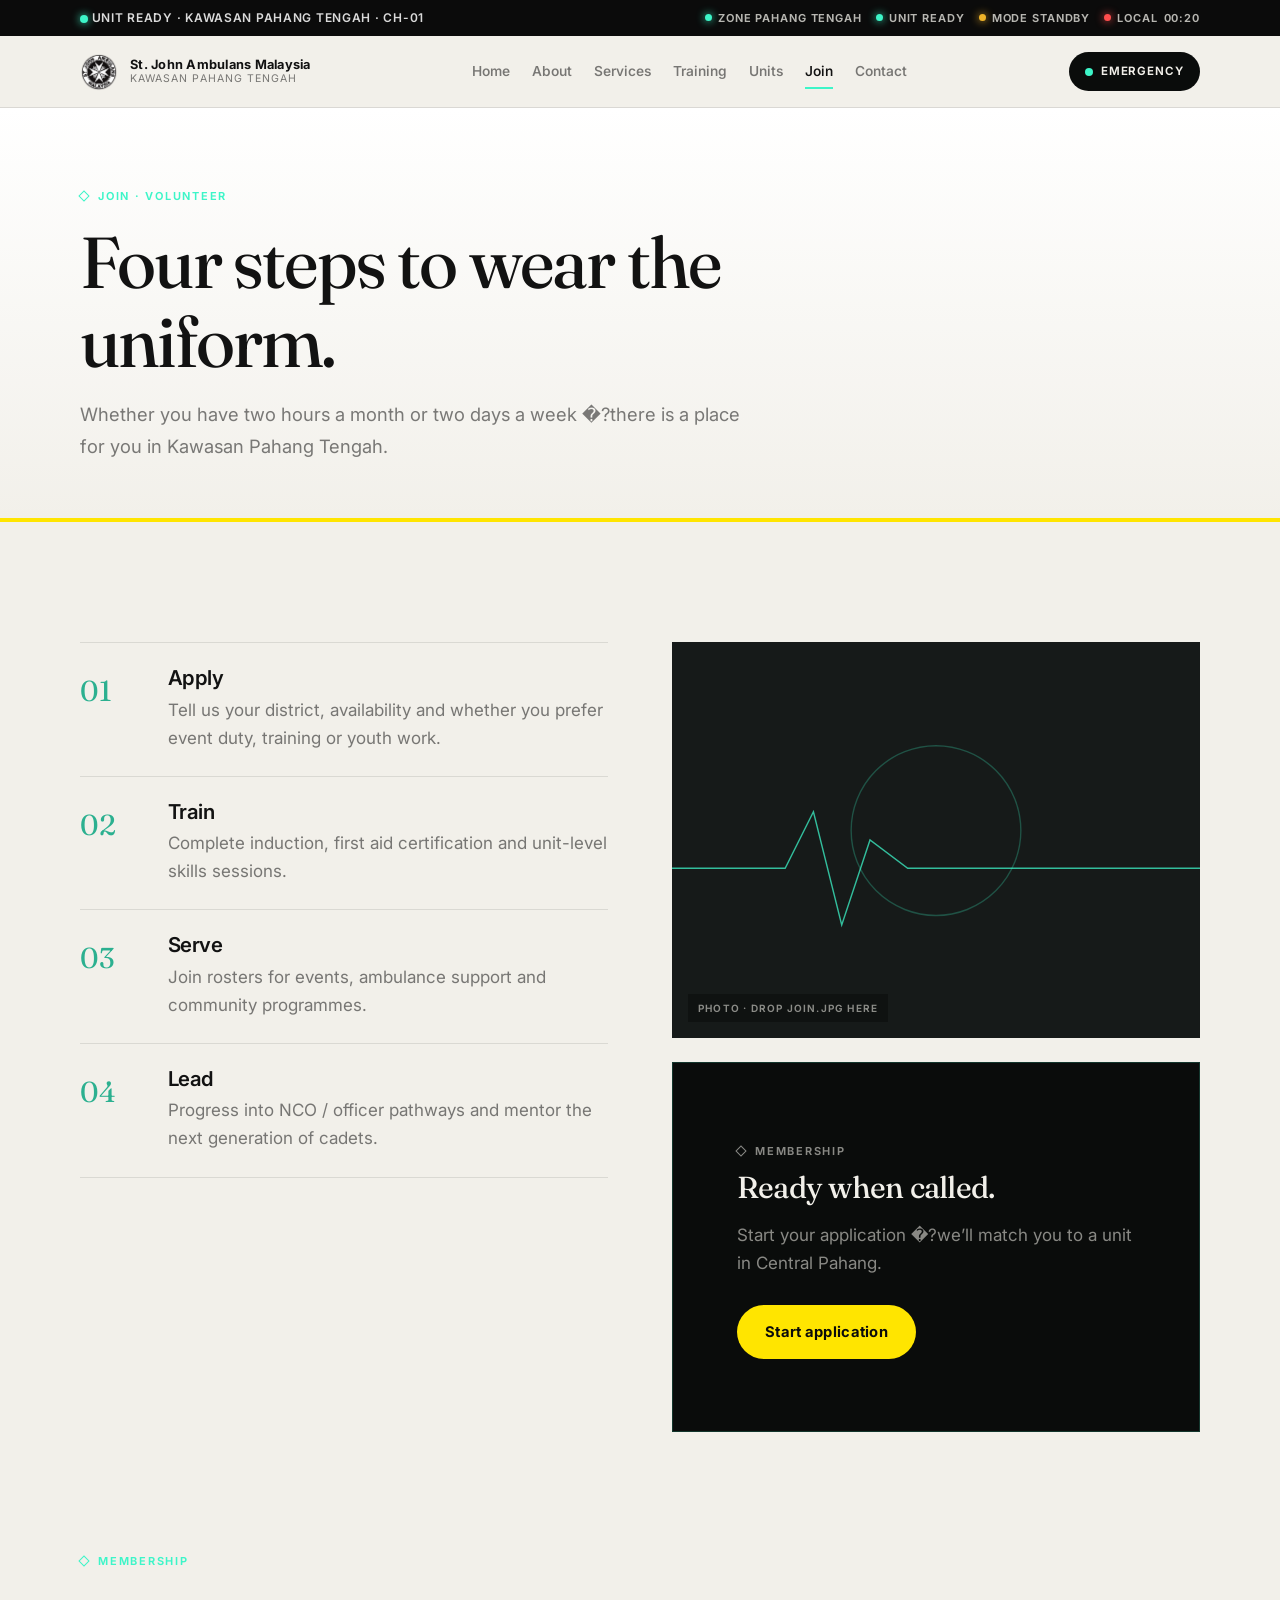
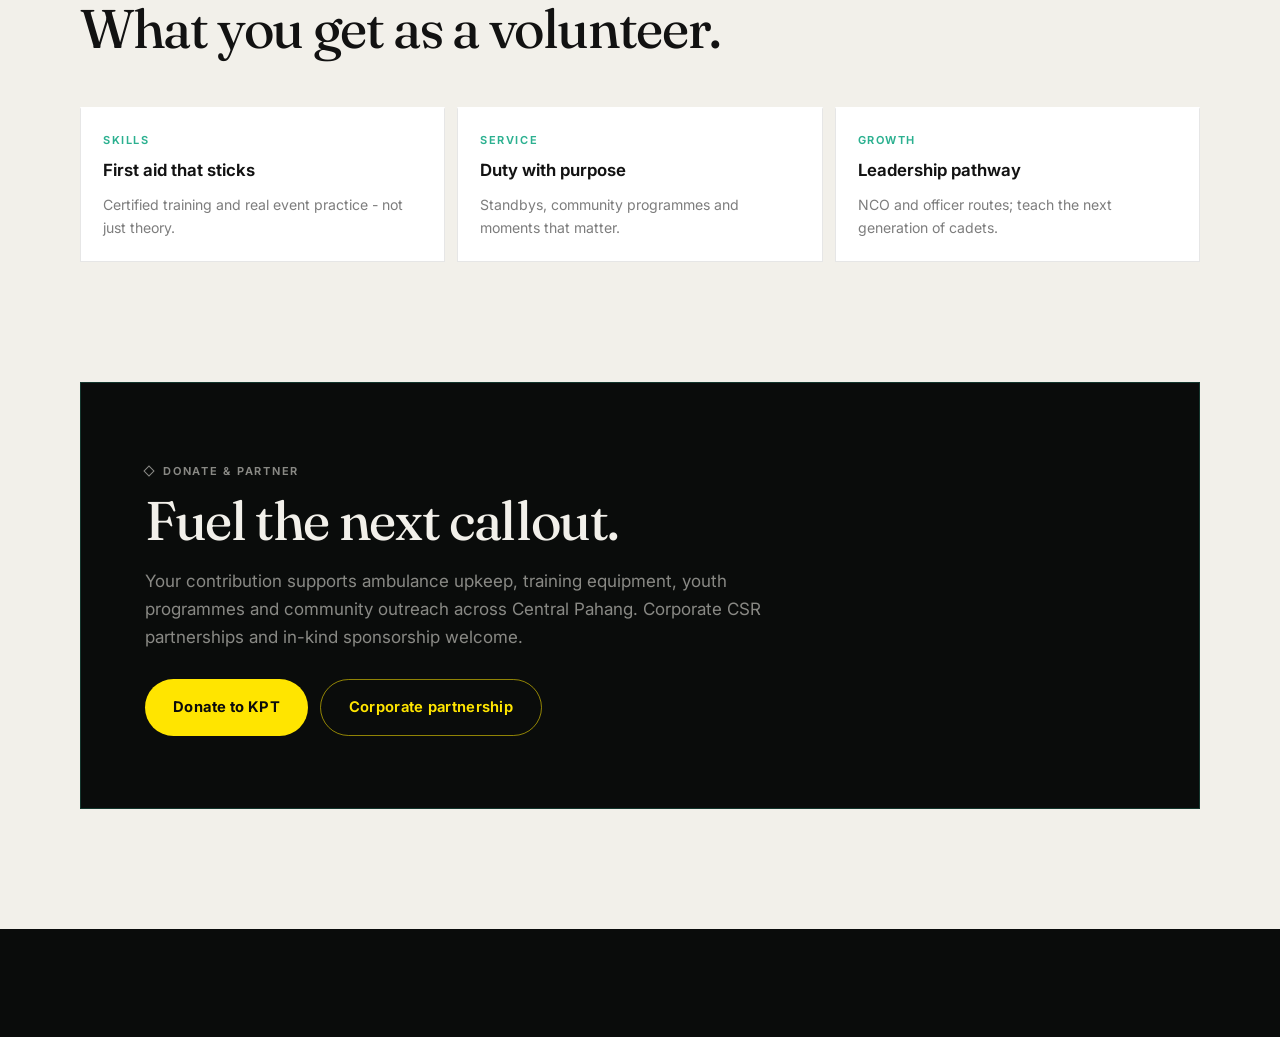
<file: join.html>
<!DOCTYPE html>
<html lang="en">
<head>
  <meta charset="UTF-8" />
  <meta name="viewport" content="width=device-width, initial-scale=1" />
  <meta name="description" content="Volunteer, join or support SJAM Kawasan Pahang Tengah." />
  <title>Join · SJAM Kawasan Pahang Tengah</title>
  <link rel="preconnect" href="https://fonts.googleapis.com" />
  <link rel="preconnect" href="https://fonts.gstatic.com" crossorigin />
  <link href="https://fonts.googleapis.com/css2?family=Fraunces:ital,opsz,wght@0,9..144,400;0,9..144,500;1,9..144,400&family=Inter:wght@400;500;600;650;700&display=swap" rel="stylesheet" />
  <link rel="stylesheet" href="styles.css" />
</head>
<body>
  <div class="utility-bar">
    <div class="utility-bar__inner">
      <span><span class="os-led"></span> UNIT READY · KAWASAN PAHANG TENGAH · CH-01</span>
      <div class="utility-bar__links">
        <span class="utility-mini"><span class="os-led"></span> ZONE PAHANG TENGAH</span>
        <span class="utility-mini"><span class="os-led"></span> UNIT READY</span>
        <span class="utility-mini"><span class="os-led os-led--amber"></span> MODE STANDBY</span>
        <span class="utility-mini"><span class="os-led os-led--red"></span> LOCAL <span class="os-clock-mini">--:--</span></span>
      </div>
    </div>
  </div>

  <header class="site-header">
    <div class="site-header__inner">
      <a class="brand" href="index.html" aria-label="Home">
                <img class="brand__mark" src="assets/st-john-logo.png" width="38" height="38" alt="" />
        <span class="brand__text">
          <span class="brand__name">St. John Ambulans Malaysia</span>
          <span class="brand__sub">Kawasan Pahang Tengah</span>
        </span>
      </a>
      <nav class="nav" aria-label="Primary">
        <a href="index.html">Home</a>
        <a href="about.html">About</a>
        <a href="services.html">Services</a>
        <a href="training.html">Training</a>
        <a href="units.html">Units</a>
        <a href="join.html" class="is-active">Join</a>
        <a href="contact.html">Contact</a>
      </nav>
      <div class="header-actions">
        <a class="emergency-chip" href="tel:999"><span class="dot-pulse" aria-hidden="true"></span>Emergency</a>
        <button class="nav-toggle" type="button" aria-expanded="false" aria-controls="mobile-drawer" aria-label="Open menu"><span></span></button>
      </div>
    </div>
    <div class="drawer" id="mobile-drawer" hidden>
      <a href="index.html">Home</a>
      <a href="services.html">Services</a>
      <a href="training.html">Training</a>
      <a href="units.html">Units</a>
      <a href="join.html">Join</a>
      <a href="about.html">About</a>
      <a href="contact.html">Contact</a>
      <a class="btn btn--volt" href="join.html">Volunteer with us</a>
    </div>
  </header>

  <main>
    <header class="page-hero">
      <div class="wrap">
        <p class="label label--volt">Join · Volunteer</p>
        <h1>Four steps to wear the uniform.</h1>
        <p class="lead">Whether you have two hours a month or two days a week �?there is a place for you in Kawasan Pahang Tengah.</p>
      </div>
    </header>

    <section class="section">
      <div class="wrap split" style="align-items:start;">
        <div class="steps reveal">
          <div class="step">
            <div class="step__num">01</div>
            <div>
              <h3>Apply</h3>
              <p>Tell us your district, availability and whether you prefer event duty, training or youth work.</p>
            </div>
          </div>
          <div class="step">
            <div class="step__num">02</div>
            <div>
              <h3>Train</h3>
              <p>Complete induction, first aid certification and unit-level skills sessions.</p>
            </div>
          </div>
          <div class="step">
            <div class="step__num">03</div>
            <div>
              <h3>Serve</h3>
              <p>Join rosters for events, ambulance support and community programmes.</p>
            </div>
          </div>
          <div class="step">
            <div class="step__num">04</div>
            <div>
              <h3>Lead</h3>
              <p>Progress into NCO / officer pathways and mentor the next generation of cadets.</p>
            </div>
          </div>
        </div>

        <div class="reveal">
          <div class="media-frame media-frame--dark" style="margin-bottom:24px;">
            <svg class="deco" viewBox="0 0 560 420" aria-hidden="true">
              <rect width="560" height="420" fill="#161a19"/>
              <circle cx="280" cy="200" r="90" fill="none" stroke="#3DF5C8" stroke-opacity="0.25" stroke-width="1.5"/>
              <polyline points="0,240 120,240 150,180 180,300 210,210 250,240 560,240" fill="none" stroke="#3DF5C8" stroke-width="1.5" opacity="0.75"/>
            </svg>
            <div class="media-frame__caption">Photo · drop join.jpg here</div>
          </div>
          <div class="cta-panel">
            <p class="label label--volt">Membership</p>
            <h2 style="font-size:1.9rem;">Ready when called.</h2>
            <p>Start your application �?we’ll match you to a unit in Central Pahang.</p>
            <div class="actions">
              <a class="btn btn--volt" href="contact.html">Start application</a>
            </div>
          </div>
        </div>
      </div>
    </section>

    
    <section class="section" style="padding-top:0;">
      <div class="wrap">
        <div class="section__head reveal">
          <p class="label label--volt">Membership</p>
          <h2>What you get as a volunteer.</h2>
        </div>
        <div class="units-grid">
          <article class="unit-card reveal"><div class="unit-card__district">Skills</div><div class="unit-card__name">First aid that sticks</div><div class="unit-card__meta">Certified training and real event practice - not just theory.</div></article>
          <article class="unit-card reveal"><div class="unit-card__district">Service</div><div class="unit-card__name">Duty with purpose</div><div class="unit-card__meta">Standbys, community programmes and moments that matter.</div></article>
          <article class="unit-card reveal"><div class="unit-card__district">Growth</div><div class="unit-card__name">Leadership pathway</div><div class="unit-card__meta">NCO and officer routes; teach the next generation of cadets.</div></article>
        </div>
      </div>
    </section>
<section class="section" style="padding-top:0;">
      <div class="wrap">
        <div class="cta-panel reveal" style="background:#0A0C0B;">
          <p class="label label--volt">Donate &amp; partner</p>
          <h2>Fuel the next callout.</h2>
          <p>
            Your contribution supports ambulance upkeep, training equipment, youth programmes and community outreach
            across Central Pahang. Corporate CSR partnerships and in-kind sponsorship welcome.
          </p>
          <!-- TODO: official donation channels -->
          <div class="actions">
            <a class="btn btn--volt" href="contact.html">Donate to KPT</a>
            <a class="btn btn--ghost-dark" href="contact.html">Corporate partnership</a>
          </div>
        </div>
      </div>
    </section>
  </main>

  <footer class="site-footer">
    <div class="wrap">
      
      
  </footer>
  <script src="main.js"></script>
</body>
</html>
</file>
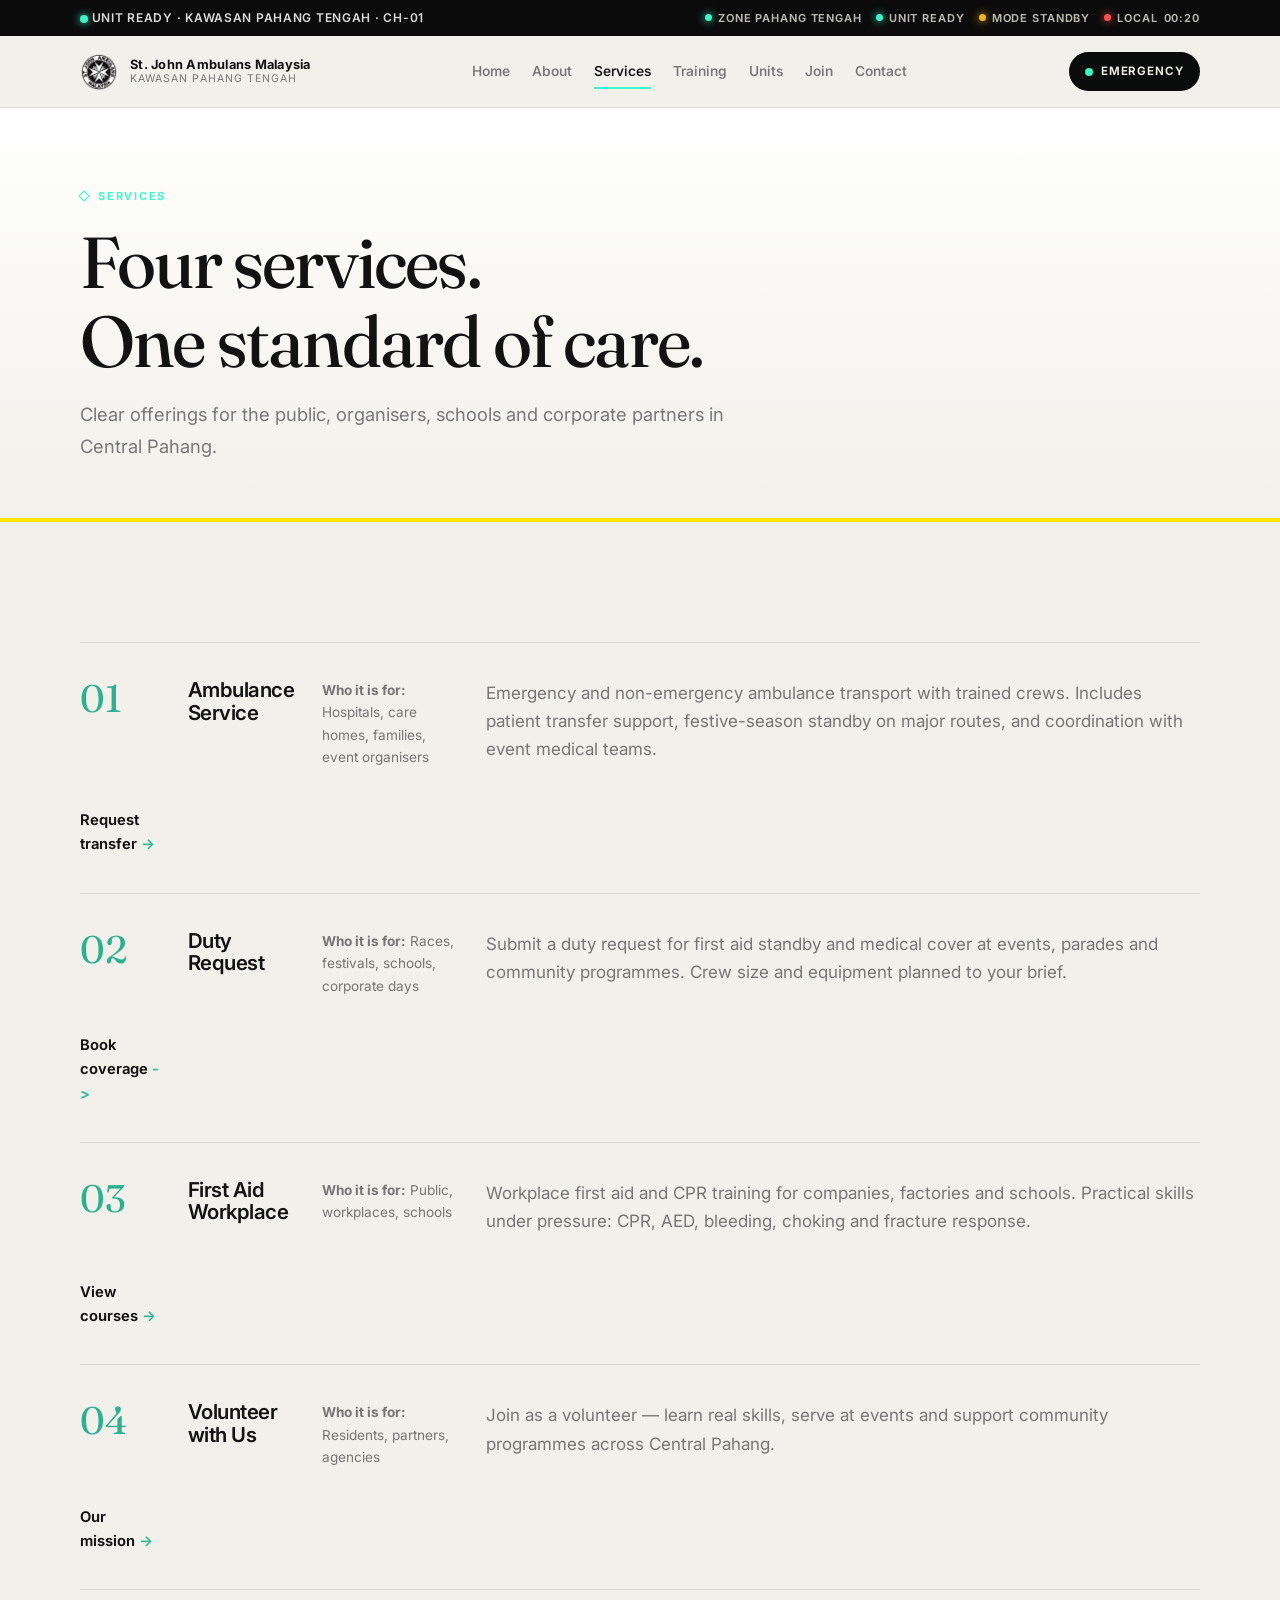
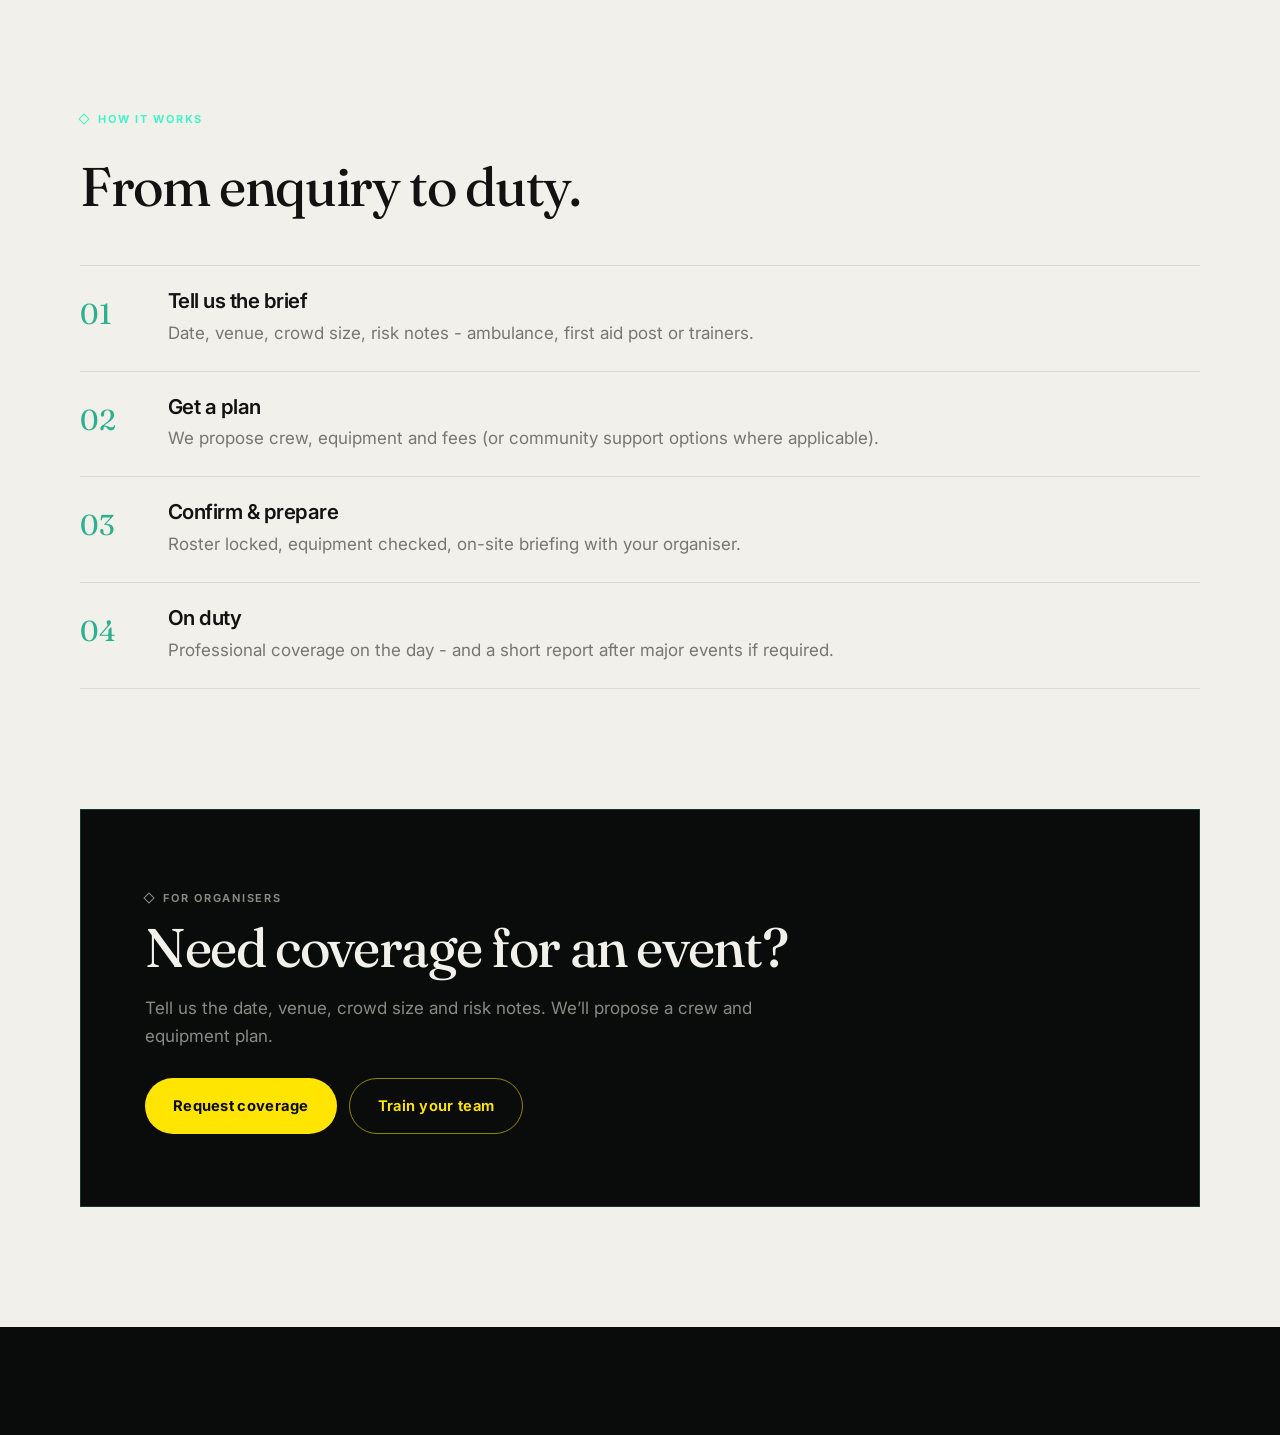
<file: services.html>
<!DOCTYPE html>
<html lang="en">
<head>
  <meta charset="UTF-8" />
  <meta name="viewport" content="width=device-width, initial-scale=1" />
  <meta name="description" content="Services of SJAM Kawasan Pahang Tengah �?ambulance service, duty request, first aid workplace and volunteer programmes." />
  <title>Services · SJAM Kawasan Pahang Tengah</title>
  <link rel="preconnect" href="https://fonts.googleapis.com" />
  <link rel="preconnect" href="https://fonts.gstatic.com" crossorigin />
  <link href="https://fonts.googleapis.com/css2?family=Fraunces:ital,opsz,wght@0,9..144,400;0,9..144,500;1,9..144,400&family=Inter:wght@400;500;600;650;700&display=swap" rel="stylesheet" />
  <link rel="stylesheet" href="styles.css" />
</head>
<body>
  <div class="utility-bar">
    <div class="utility-bar__inner">
      <span><span class="os-led"></span> UNIT READY · KAWASAN PAHANG TENGAH · CH-01</span>
      <div class="utility-bar__links">
        <span class="utility-mini"><span class="os-led"></span> ZONE PAHANG TENGAH</span>
        <span class="utility-mini"><span class="os-led"></span> UNIT READY</span>
        <span class="utility-mini"><span class="os-led os-led--amber"></span> MODE STANDBY</span>
        <span class="utility-mini"><span class="os-led os-led--red"></span> LOCAL <span class="os-clock-mini">--:--</span></span>
      </div>
    </div>
  </div>

  <header class="site-header">
    <div class="site-header__inner">
      <a class="brand" href="index.html" aria-label="Home">
                <img class="brand__mark" src="assets/st-john-logo.png" width="38" height="38" alt="" />
        <span class="brand__text">
          <span class="brand__name">St. John Ambulans Malaysia</span>
          <span class="brand__sub">Kawasan Pahang Tengah</span>
        </span>
      </a>
      <nav class="nav" aria-label="Primary">
        <a href="index.html">Home</a>
        <a href="about.html">About</a>
        <a href="services.html" class="is-active">Services</a>
        <a href="training.html">Training</a>
        <a href="units.html">Units</a>
        <a href="join.html">Join</a>
        <a href="contact.html">Contact</a>
      </nav>
      <div class="header-actions">
        <a class="emergency-chip" href="tel:999"><span class="dot-pulse" aria-hidden="true"></span>Emergency</a>
        <button class="nav-toggle" type="button" aria-expanded="false" aria-controls="mobile-drawer" aria-label="Open menu"><span></span></button>
      </div>
    </div>
    <div class="drawer" id="mobile-drawer" hidden>
      <a href="index.html">Home</a>
      <a href="services.html">Services</a>
      <a href="training.html">Training</a>
      <a href="units.html">Units</a>
      <a href="join.html">Join</a>
      <a href="about.html">About</a>
      <a href="contact.html">Contact</a>
      <a class="btn btn--volt" href="join.html">Volunteer with us</a>
    </div>
  </header>

  <main>
    <header class="page-hero">
      <div class="wrap">
        <p class="label label--volt">Services</p>
        <h1>Four services.<br />One standard of care.</h1>
        <p class="lead">Clear offerings for the public, organisers, schools and corporate partners in Central Pahang.</p>
      </div>
    </header>

    <section class="section">
      <div class="wrap">
        <div class="svc-rows">
          <article class="svc-row reveal">
            <div class="svc-row__idx">01</div>
            <h3>Ambulance Service</h3>
            <p class="muted" style="font-size:0.85rem;margin-bottom:8px;"><strong>Who it is for:</strong> Hospitals, care homes, families, event organisers</p>
            <p>Emergency and non-emergency ambulance transport with trained crews. Includes patient transfer support, festive-season standby on major routes, and coordination with event medical teams.</p>
            <a class="svc-row__link" href="contact.html">Request transfer <span>-&gt;</span></a>
          </article>
          <article class="svc-row reveal">
            <div class="svc-row__idx">02</div>
            <h3>Duty Request</h3>
            <p class="muted" style="font-size:0.85rem;margin-bottom:8px;"><strong>Who it is for:</strong> Races, festivals, schools, corporate days</p>
            <p>Submit a duty request for first aid standby and medical cover at events, parades and community programmes. Crew size and equipment planned to your brief.</p>
            <a class="svc-row__link" href="contact.html">Book coverage <span>-&gt;</span></a>
          </article>
          <article class="svc-row reveal">
            <div class="svc-row__idx">03</div>
            <h3>First Aid Workplace</h3>
            <p class="muted" style="font-size:0.85rem;margin-bottom:8px;"><strong>Who it is for:</strong> Public, workplaces, schools</p>
            <p>Workplace first aid and CPR training for companies, factories and schools. Practical skills under pressure: CPR, AED, bleeding, choking and fracture response.</p>
            <a class="svc-row__link" href="training.html">View courses <span>-&gt;</span></a>
          </article>
          <article class="svc-row reveal">
            <div class="svc-row__idx">04</div>
            <h3>Volunteer with Us</h3>
            <p class="muted" style="font-size:0.85rem;margin-bottom:8px;"><strong>Who it is for:</strong> Residents, partners, agencies</p>
            <p>Join as a volunteer — learn real skills, serve at events and support community programmes across Central Pahang.</p>
            <a class="svc-row__link" href="about.html">Our mission <span>-&gt;</span></a>
          </article>
        </div>
      </section>

    
    <section class="section" style="padding-top:0;">
      <div class="wrap">
        <div class="section__head reveal">
          <p class="label label--volt">How it works</p>
          <h2>From enquiry to duty.</h2>
        </div>
        <div class="steps">
          <div class="step reveal"><div class="step__num">01</div><div><h3>Tell us the brief</h3><p class="muted">Date, venue, crowd size, risk notes - ambulance, first aid post or trainers.</p></div></div>
          <div class="step reveal"><div class="step__num">02</div><div><h3>Get a plan</h3><p class="muted">We propose crew, equipment and fees (or community support options where applicable).</p></div></div>
          <div class="step reveal"><div class="step__num">03</div><div><h3>Confirm &amp; prepare</h3><p class="muted">Roster locked, equipment checked, on-site briefing with your organiser.</p></div></div>
          <div class="step reveal"><div class="step__num">04</div><div><h3>On duty</h3><p class="muted">Professional coverage on the day - and a short report after major events if required.</p></div></div>
        </div>
      </div>
    </section>
<section class="section" style="padding-top:0;">
      <div class="wrap">
        <div class="cta-panel reveal">
          <p class="label label--volt">For organisers</p>
          <h2>Need coverage for an event?</h2>
          <p>Tell us the date, venue, crowd size and risk notes. We’ll propose a crew and equipment plan.</p>
          <div class="actions">
            <a class="btn btn--volt" href="contact.html">Request coverage</a>
            <a class="btn btn--ghost-dark" href="training.html">Train your team</a>
          </div>
        </div>
      </div>
    </section>
  </main>

  <footer class="site-footer">
    <div class="wrap">
      
      
  </footer>
  <script src="main.js"></script>
</body>
</html>
</file>
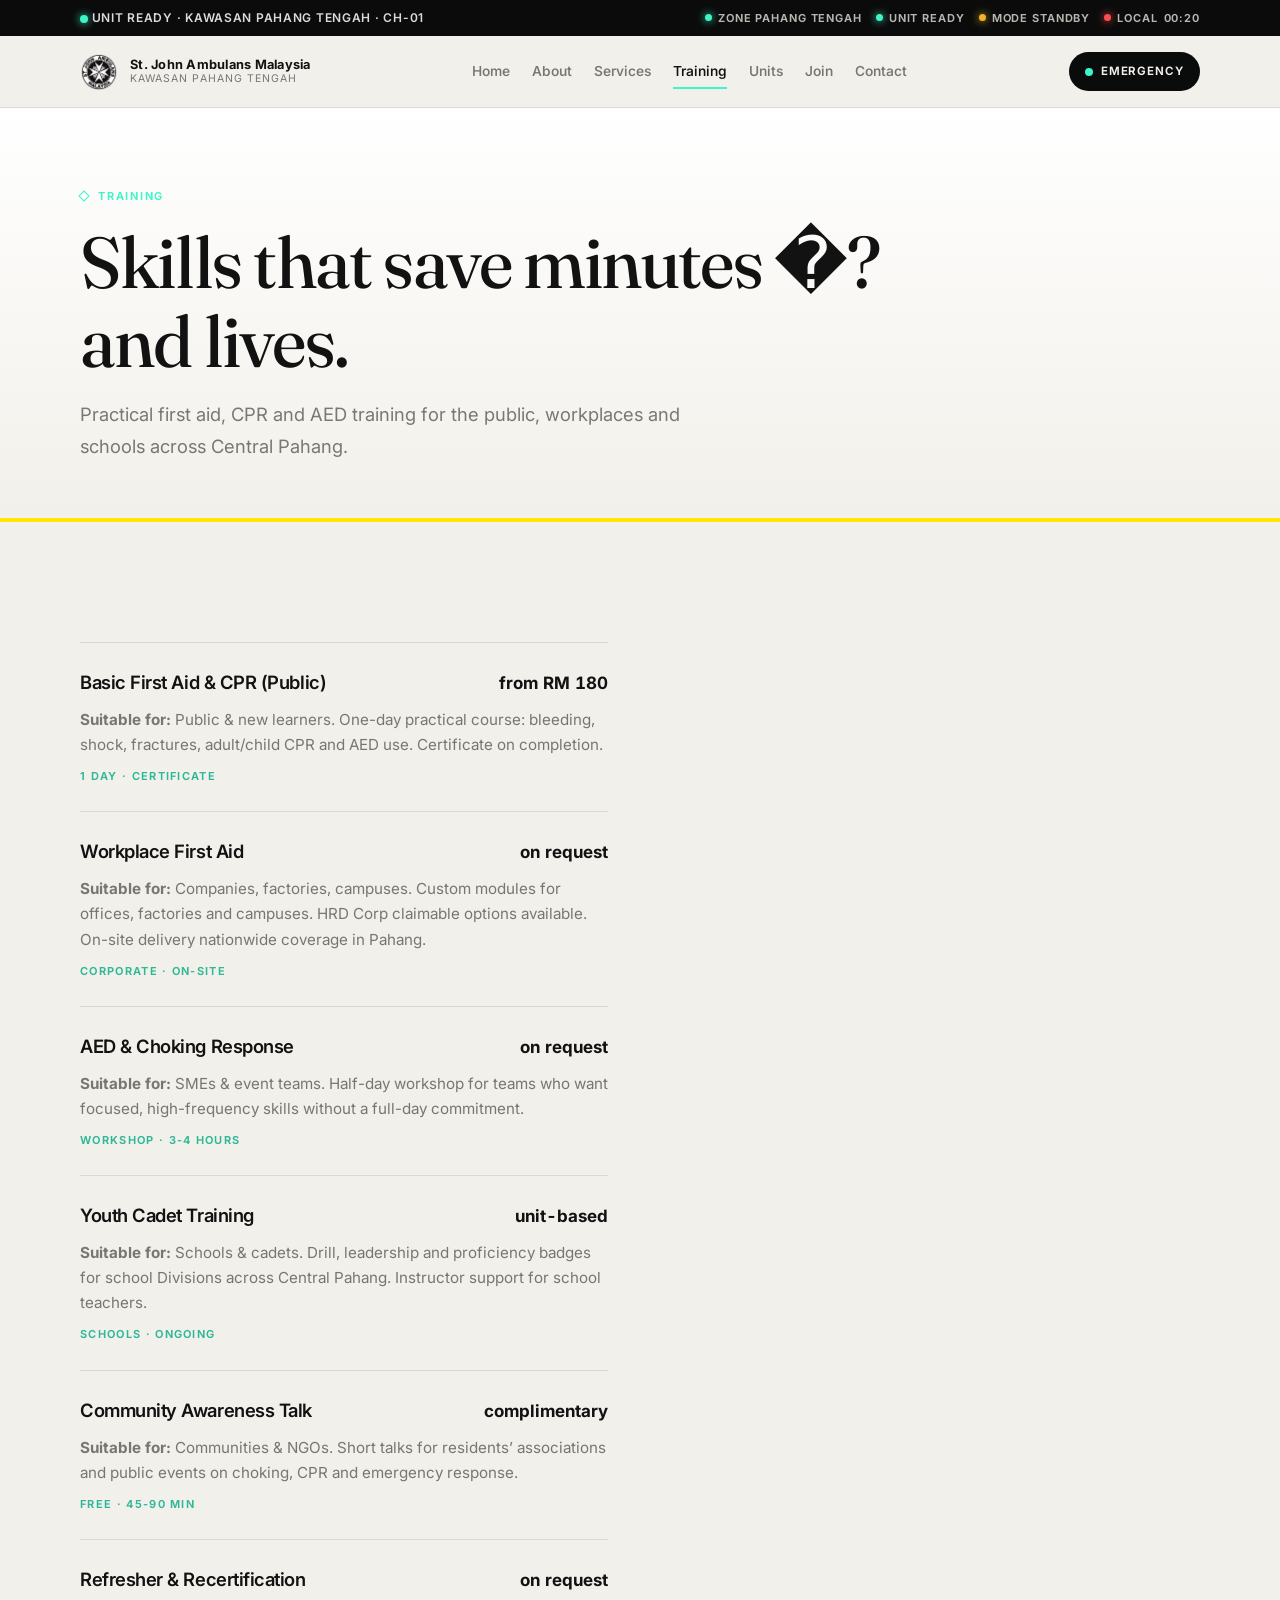
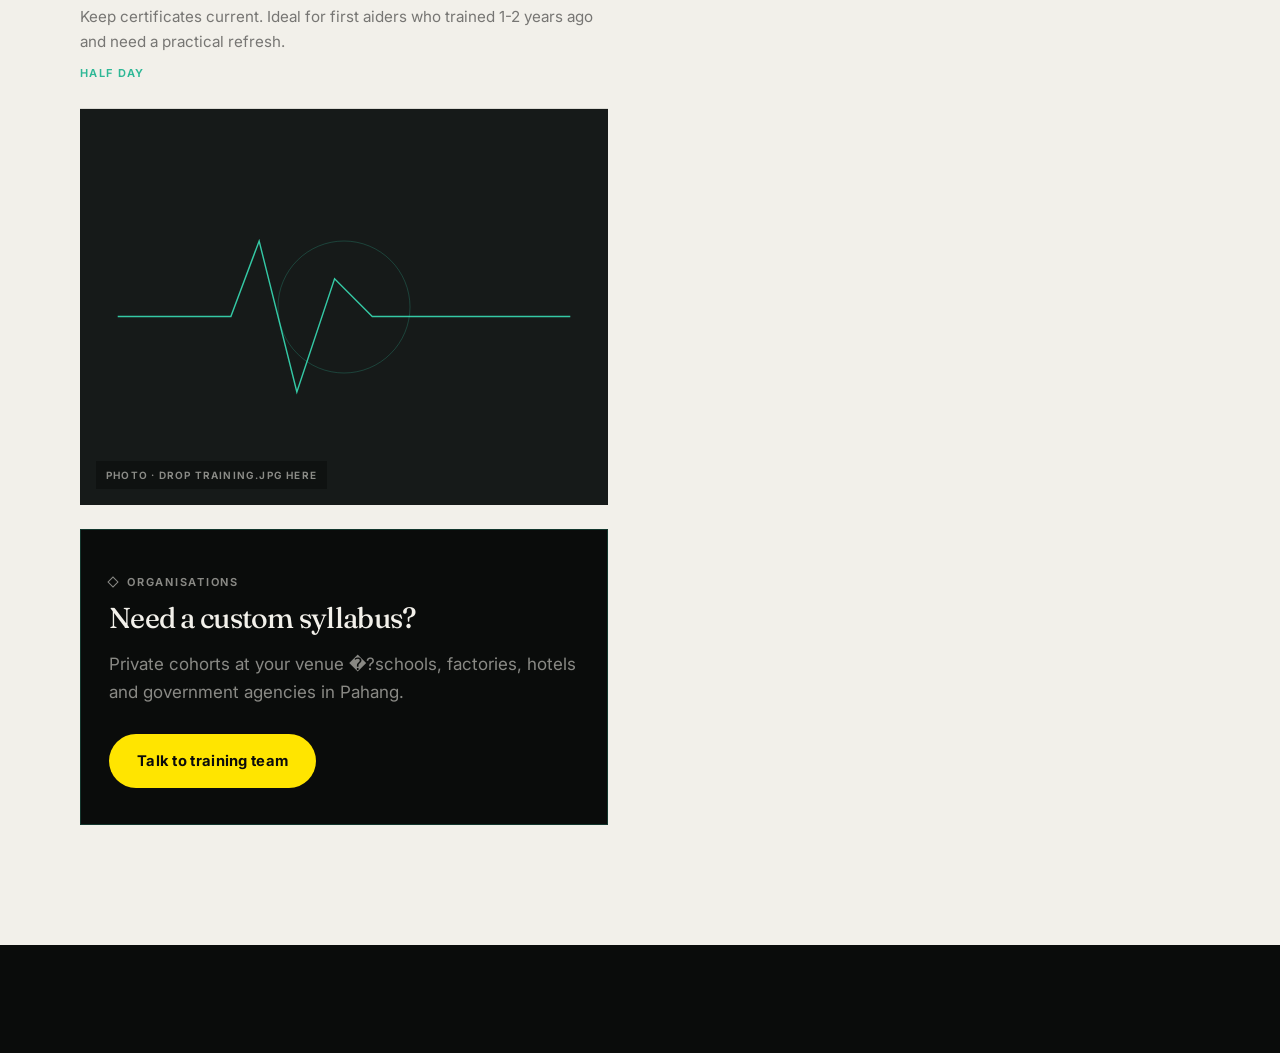
<file: training.html>
<!DOCTYPE html>
<html lang="en">
<head>
  <meta charset="UTF-8" />
  <meta name="viewport" content="width=device-width, initial-scale=1" />
  <meta name="description" content="First aid training courses from SJAM Kawasan Pahang Tengah �?public, corporate and youth programmes." />
  <title>Training · SJAM Kawasan Pahang Tengah</title>
  <link rel="preconnect" href="https://fonts.googleapis.com" />
  <link rel="preconnect" href="https://fonts.gstatic.com" crossorigin />
  <link href="https://fonts.googleapis.com/css2?family=Fraunces:ital,opsz,wght@0,9..144,400;0,9..144,500;1,9..144,400&family=Inter:wght@400;500;600;650;700&display=swap" rel="stylesheet" />
  <link rel="stylesheet" href="styles.css" />
</head>
<body>
  <div class="utility-bar">
    <div class="utility-bar__inner">
      <span><span class="os-led"></span> UNIT READY · KAWASAN PAHANG TENGAH · CH-01</span>
      <div class="utility-bar__links">
        <span class="utility-mini"><span class="os-led"></span> ZONE PAHANG TENGAH</span>
        <span class="utility-mini"><span class="os-led"></span> UNIT READY</span>
        <span class="utility-mini"><span class="os-led os-led--amber"></span> MODE STANDBY</span>
        <span class="utility-mini"><span class="os-led os-led--red"></span> LOCAL <span class="os-clock-mini">--:--</span></span>
      </div>
    </div>
  </div>

  <header class="site-header">
    <div class="site-header__inner">
      <a class="brand" href="index.html" aria-label="Home">
                <img class="brand__mark" src="assets/st-john-logo.png" width="38" height="38" alt="" />
        <span class="brand__text">
          <span class="brand__name">St. John Ambulans Malaysia</span>
          <span class="brand__sub">Kawasan Pahang Tengah</span>
        </span>
      </a>
      <nav class="nav" aria-label="Primary">
        <a href="index.html">Home</a>
        <a href="about.html">About</a>
        <a href="services.html">Services</a>
        <a href="training.html" class="is-active">Training</a>
        <a href="units.html">Units</a>
        <a href="join.html">Join</a>
        <a href="contact.html">Contact</a>
      </nav>
      <div class="header-actions">
        <a class="emergency-chip" href="tel:999"><span class="dot-pulse" aria-hidden="true"></span>Emergency</a>
        <button class="nav-toggle" type="button" aria-expanded="false" aria-controls="mobile-drawer" aria-label="Open menu"><span></span></button>
      </div>
    </div>
    <div class="drawer" id="mobile-drawer" hidden>
      <a href="index.html">Home</a>
      <a href="services.html">Services</a>
      <a href="training.html">Training</a>
      <a href="units.html">Units</a>
      <a href="join.html">Join</a>
      <a href="about.html">About</a>
      <a href="contact.html">Contact</a>
      <a class="btn btn--volt" href="join.html">Volunteer with us</a>
    </div>
  </header>

  <main>
    <header class="page-hero">
      <div class="wrap">
        <p class="label label--volt">Training</p>
        <h1>Skills that save minutes �?and lives.</h1>
        <p class="lead">Practical first aid, CPR and AED training for the public, workplaces and schools across Central Pahang.</p>
      </div>
    </header>

    <section class="section">
      <div class="wrap split" style="align-items:start;">
        <div class="reveal">
          <div class="course-rows">
            <!-- TODO: official fees & schedules -->
            <article class="course-row">
              <div class="course-row__top">
                <h3>Basic First Aid &amp; CPR (Public)</h3>
                <span class="course-row__price">from RM 180</span>
              </div>
              <p><strong>Suitable for:</strong> Public &amp; new learners. One-day practical course: bleeding, shock, fractures, adult/child CPR and AED use. Certificate on completion.</p>
              <div class="course-row__tag">1 day · Certificate</div>
            </article>
            <article class="course-row">
              <div class="course-row__top">
                <h3>Workplace First Aid</h3>
                <span class="course-row__price">on request</span>
              </div>
              <p><strong>Suitable for:</strong> Companies, factories, campuses. Custom modules for offices, factories and campuses. HRD Corp claimable options available. On-site delivery nationwide coverage in Pahang.</p>
              <div class="course-row__tag">Corporate · On-site</div>
            </article>
            <article class="course-row">
              <div class="course-row__top">
                <h3>AED &amp; Choking Response</h3>
                <span class="course-row__price">on request</span>
              </div>
              <p><strong>Suitable for:</strong> SMEs &amp; event teams. Half-day workshop for teams who want focused, high-frequency skills without a full-day commitment.</p>
              <div class="course-row__tag">Workshop · 3-4 hours</div>
            </article>
            <article class="course-row">
              <div class="course-row__top">
                <h3>Youth Cadet Training</h3>
                <span class="course-row__price">unit-based</span>
              </div>
              <p><strong>Suitable for:</strong> Schools &amp; cadets. Drill, leadership and proficiency badges for school Divisions across Central Pahang. Instructor support for school teachers.</p>
              <div class="course-row__tag">Schools · Ongoing</div>
            </article>
            <article class="course-row">
              <div class="course-row__top">
                <h3>Community Awareness Talk</h3>
                <span class="course-row__price">complimentary</span>
              </div>
              <p><strong>Suitable for:</strong> Communities &amp; NGOs. Short talks for residents&rsquo; associations and public events on choking, CPR and emergency response.</p>
              <div class="course-row__tag">Free · 45-90 min</div>
            </article>
            <article class="course-row">
              <div class="course-row__top">
                <h3>Refresher &amp; Recertification</h3>
                <span class="course-row__price">on request</span>
              </div>
              <p>Keep certificates current. Ideal for first aiders who trained 1-2 years ago and need a practical refresh.</p>
              <div class="course-row__tag">Half day</div>
            </article>
                  </div>

        <aside class="reveal">
          <div class="media-frame media-frame--dark" style="margin-bottom:24px;">
            <svg class="deco" viewBox="0 0 560 420" aria-hidden="true">
              <rect width="560" height="420" fill="#161a19"/>
              <polyline points="40,220 160,220 190,140 230,300 270,180 310,220 520,220" fill="none" stroke="#3DF5C8" stroke-width="1.5" opacity="0.8"/>
              <circle cx="280" cy="210" r="70" fill="none" stroke="#3DF5C8" stroke-opacity="0.2"/>
            </svg>
            <div class="media-frame__caption">Photo · drop training.jpg here</div>
          </div>
          <div class="cta-panel" style="padding:36px 28px;">
            <p class="label label--volt">Organisations</p>
            <h2 style="font-size:1.8rem;">Need a custom syllabus?</h2>
            <p>Private cohorts at your venue �?schools, factories, hotels and government agencies in Pahang.</p>
            <div class="actions">
              <a class="btn btn--volt" href="contact.html">Talk to training team</a>
            </div>
          </div>
        </aside>
      </div>
    </section>
  </main>

  <footer class="site-footer">
    <div class="wrap">
      
      
  </footer>
  <script src="main.js"></script>
</body>
</html>
</file>
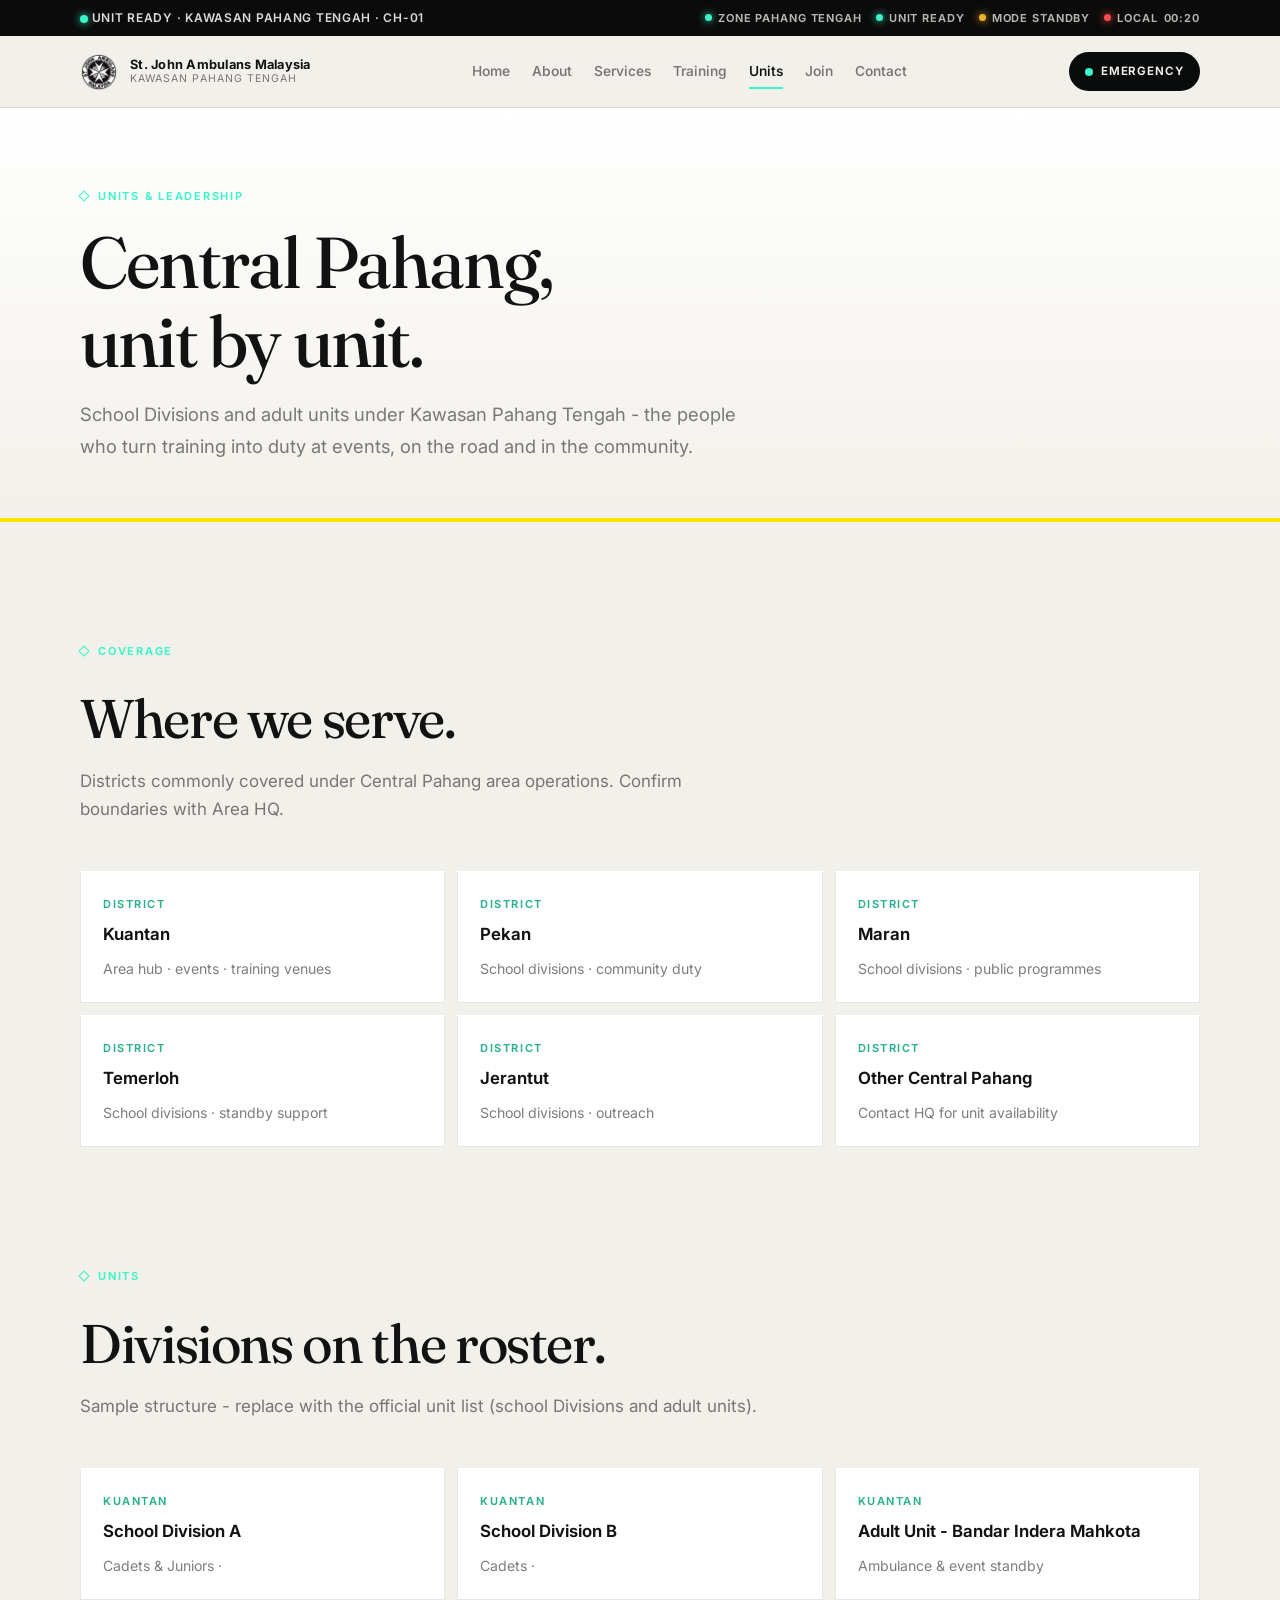
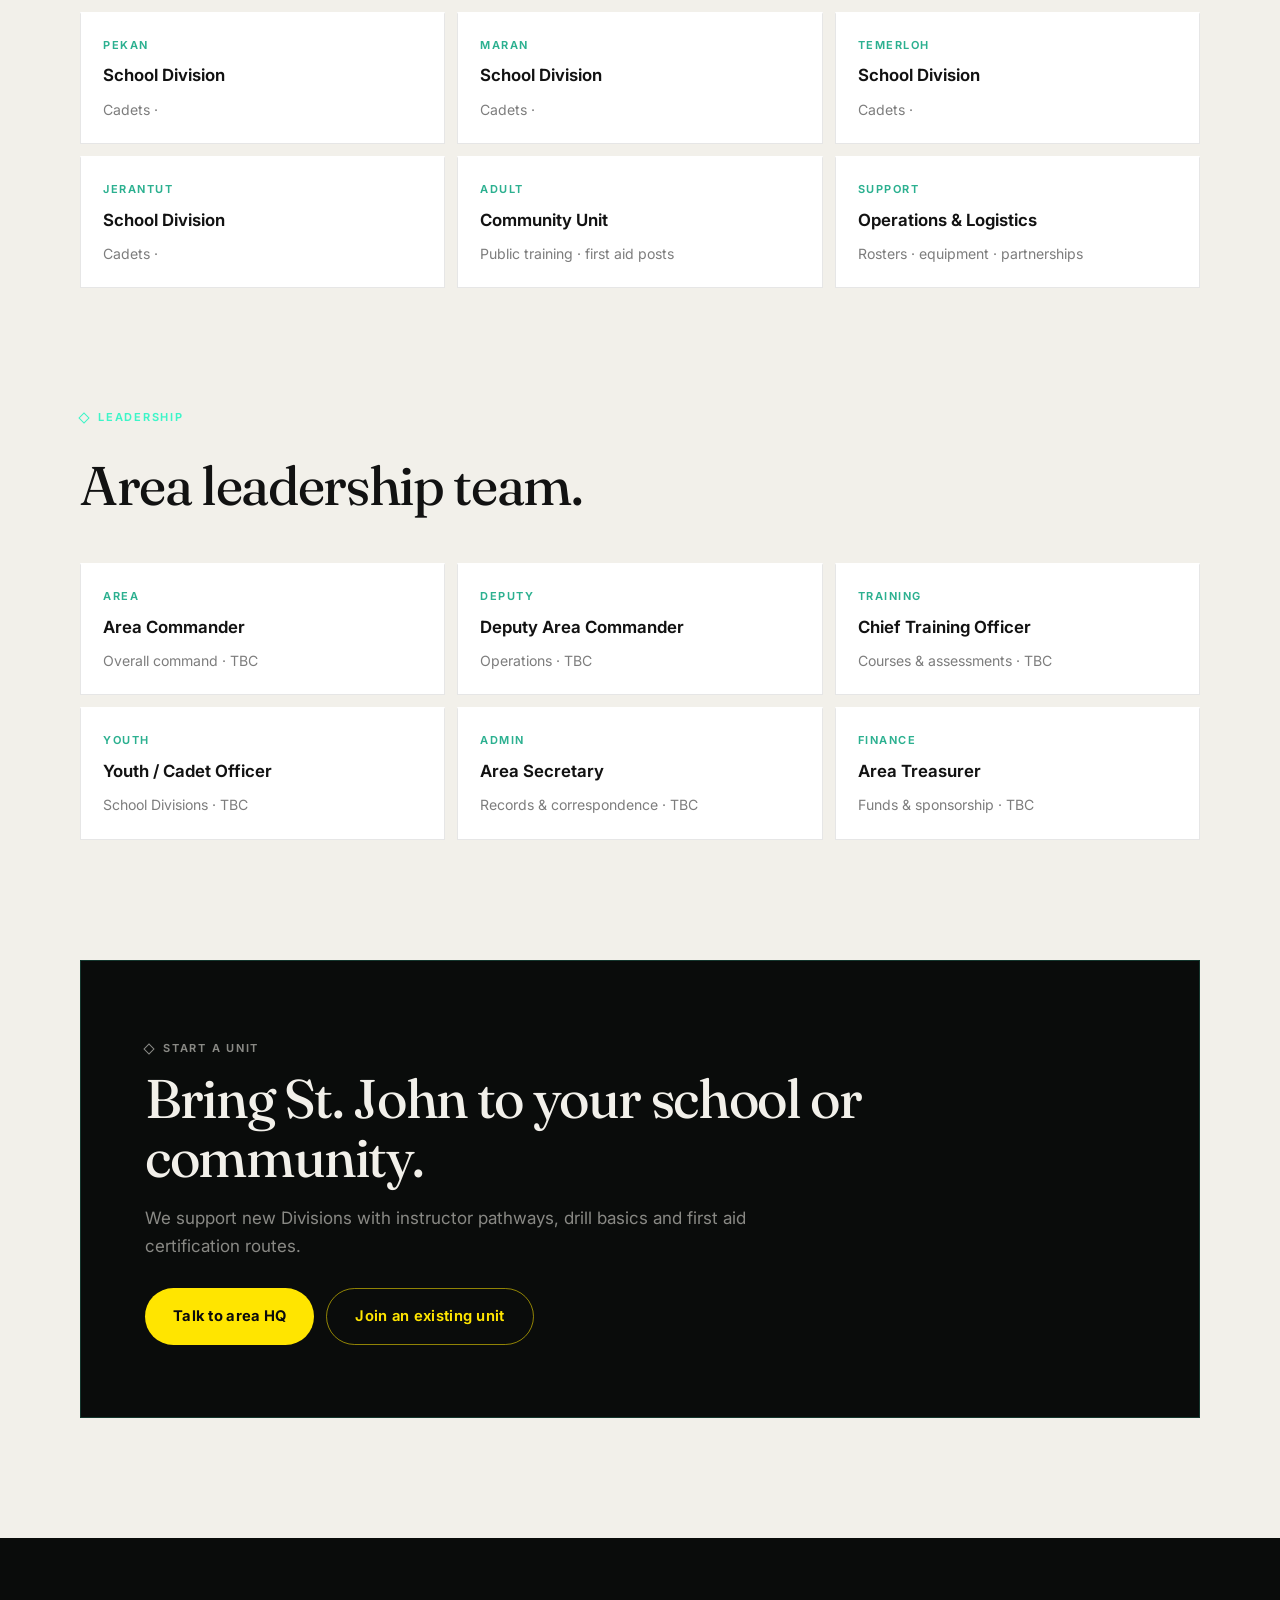
<file: units.html>
<!DOCTYPE html>
<html lang="en">
<head>
  <meta charset="UTF-8" />
  <meta name="viewport" content="width=device-width, initial-scale=1" />
  <meta name="description" content="Units, districts and leadership of SJAM Kawasan Pahang Tengah across Central Pahang." />
  <title>Units · SJAM Kawasan Pahang Tengah</title>
  <link rel="preconnect" href="https://fonts.googleapis.com" />
  <link rel="preconnect" href="https://fonts.gstatic.com" crossorigin />
  <link href="https://fonts.googleapis.com/css2?family=Fraunces:ital,opsz,wght@0,9..144,400;0,9..144,500;1,9..144,400&family=Inter:wght@400;500;600;650;700&display=swap" rel="stylesheet" />
  <link rel="stylesheet" href="styles.css" />
</head>
<body>
  <div class="utility-bar">
    <div class="utility-bar__inner">
      <span><span class="os-led"></span> UNIT READY · KAWASAN PAHANG TENGAH · CH-01</span>
      <div class="utility-bar__links">
        <span class="utility-mini"><span class="os-led"></span> ZONE PAHANG TENGAH</span>
        <span class="utility-mini"><span class="os-led"></span> UNIT READY</span>
        <span class="utility-mini"><span class="os-led os-led--amber"></span> MODE STANDBY</span>
        <span class="utility-mini"><span class="os-led os-led--red"></span> LOCAL <span class="os-clock-mini">--:--</span></span>
      </div>
    </div>
  </div>

  <header class="site-header">
    <div class="site-header__inner">
      <a class="brand" href="index.html" aria-label="Home">
        <img class="brand__mark" src="assets/st-john-logo.png" width="38" height="38" alt="" />
        <span class="brand__text">
          <span class="brand__name">St. John Ambulans Malaysia</span>
          <span class="brand__sub">Kawasan Pahang Tengah</span>
        </span>
      </a>
      <nav class="nav" aria-label="Primary">
        <a href="index.html">Home</a>
        <a href="about.html">About</a>
        <a href="services.html">Services</a>
        <a href="training.html">Training</a>
        <a href="units.html" class="is-active">Units</a>
        <a href="join.html">Join</a>
        <a href="contact.html">Contact</a>
      </nav>
      <div class="header-actions">
        <a class="emergency-chip" href="tel:999"><span class="dot-pulse" aria-hidden="true"></span>Emergency</a>
        <button class="nav-toggle" type="button" aria-expanded="false" aria-controls="mobile-drawer" aria-label="Open menu"><span></span></button>
      </div>
    </div>
    <div class="drawer" id="mobile-drawer" hidden>
      <a href="index.html">Home</a>
      <a href="services.html">Services</a>
      <a href="training.html">Training</a>
      <a href="units.html">Units</a>
      <a href="join.html">Join</a>
      <a href="about.html">About</a>
      <a href="contact.html">Contact</a>
      <a class="btn btn--volt" href="join.html">Volunteer with us</a>
    </div>
  </header>

  <main>
    <header class="page-hero">
      <div class="wrap">
        <p class="label label--volt">Units &amp; leadership</p>
        <h1>Central Pahang,<br />unit by unit.</h1>
        <p class="lead">
          School Divisions and adult units under Kawasan Pahang Tengah - the people who turn
          training into duty at events, on the road and in the community.
          <!-- TODO: replace with official unit list & leadership names -->
        </p>
      </div>
    </header>

    <section class="section">
      <div class="wrap">
        <div class="section__head reveal">
          <p class="label label--volt">Coverage</p>
          <h2>Where we serve.</h2>
          <p class="muted">Districts commonly covered under Central Pahang area operations. Confirm boundaries with Area HQ.</p>
        </div>
        <div class="units-grid">
          <article class="unit-card reveal">
            <div class="unit-card__district">District</div>
            <div class="unit-card__name">Kuantan</div>
            <div class="unit-card__meta">Area hub · events · training venues</div>
          </article>
          <article class="unit-card reveal">
            <div class="unit-card__district">District</div>
            <div class="unit-card__name">Pekan</div>
            <div class="unit-card__meta">School divisions · community duty</div>
          </article>
          <article class="unit-card reveal">
            <div class="unit-card__district">District</div>
            <div class="unit-card__name">Maran</div>
            <div class="unit-card__meta">School divisions · public programmes</div>
          </article>
          <article class="unit-card reveal">
            <div class="unit-card__district">District</div>
            <div class="unit-card__name">Temerloh</div>
            <div class="unit-card__meta">School divisions · standby support</div>
          </article>
          <article class="unit-card reveal">
            <div class="unit-card__district">District</div>
            <div class="unit-card__name">Jerantut</div>
            <div class="unit-card__meta">School divisions · outreach</div>
          </article>
          <article class="unit-card reveal">
            <div class="unit-card__district">District</div>
            <div class="unit-card__name">Other Central Pahang</div>
            <div class="unit-card__meta">Contact HQ for unit availability</div>
          </article>
        </div>
      </div>
    </section>

    <section class="section" style="padding-top:0;">
      <div class="wrap">
        <div class="section__head reveal">
          <p class="label label--volt">Units</p>
          <h2>Divisions on the roster.</h2>
          <p class="muted">
            Sample structure - replace with the official unit list (school Divisions and adult units).
            <!-- TODO: official units -->
          </p>
        </div>
        <div class="units-grid">
          <article class="unit-card reveal">
            <div class="unit-card__district">Kuantan</div>
            <div class="unit-card__name">School Division A</div>
            <div class="unit-card__meta">Cadets &amp; Juniors · <!-- TODO: school name --></div>
          </article>
          <article class="unit-card reveal">
            <div class="unit-card__district">Kuantan</div>
            <div class="unit-card__name">School Division B</div>
            <div class="unit-card__meta">Cadets · <!-- TODO --></div>
          </article>
          <article class="unit-card reveal">
            <div class="unit-card__district">Kuantan</div>
            <div class="unit-card__name">Adult Unit - Bandar Indera Mahkota</div>
            <div class="unit-card__meta">Ambulance &amp; event standby</div>
          </article>
          <article class="unit-card reveal">
            <div class="unit-card__district">Pekan</div>
            <div class="unit-card__name">School Division</div>
            <div class="unit-card__meta">Cadets · <!-- TODO --></div>
          </article>
          <article class="unit-card reveal">
            <div class="unit-card__district">Maran</div>
            <div class="unit-card__name">School Division</div>
            <div class="unit-card__meta">Cadets · <!-- TODO --></div>
          </article>
          <article class="unit-card reveal">
            <div class="unit-card__district">Temerloh</div>
            <div class="unit-card__name">School Division</div>
            <div class="unit-card__meta">Cadets · <!-- TODO --></div>
          </article>
          <article class="unit-card reveal">
            <div class="unit-card__district">Jerantut</div>
            <div class="unit-card__name">School Division</div>
            <div class="unit-card__meta">Cadets · <!-- TODO --></div>
          </article>
          <article class="unit-card reveal">
            <div class="unit-card__district">Adult</div>
            <div class="unit-card__name">Community Unit</div>
            <div class="unit-card__meta">Public training · first aid posts</div>
          </article>
          <article class="unit-card reveal">
            <div class="unit-card__district">Support</div>
            <div class="unit-card__name">Operations &amp; Logistics</div>
            <div class="unit-card__meta">Rosters · equipment · partnerships</div>
          </article>
        </div>
      </div>
    </section>

    <section class="section" style="padding-top:0;">
      <div class="wrap">
        <div class="section__head reveal">
          <p class="label label--volt">Leadership</p>
          <h2>Area leadership team.</h2>
          <!-- TODO: official names, ranks, contacts -->
        </div>
        <div class="units-grid">
          <article class="unit-card reveal">
            <div class="unit-card__district">Area</div>
            <div class="unit-card__name">Area Commander</div>
            <div class="unit-card__meta">Overall command · TBC</div>
          </article>
          <article class="unit-card reveal">
            <div class="unit-card__district">Deputy</div>
            <div class="unit-card__name">Deputy Area Commander</div>
            <div class="unit-card__meta">Operations · TBC</div>
          </article>
          <article class="unit-card reveal">
            <div class="unit-card__district">Training</div>
            <div class="unit-card__name">Chief Training Officer</div>
            <div class="unit-card__meta">Courses &amp; assessments · TBC</div>
          </article>
          <article class="unit-card reveal">
            <div class="unit-card__district">Youth</div>
            <div class="unit-card__name">Youth / Cadet Officer</div>
            <div class="unit-card__meta">School Divisions · TBC</div>
          </article>
          <article class="unit-card reveal">
            <div class="unit-card__district">Admin</div>
            <div class="unit-card__name">Area Secretary</div>
            <div class="unit-card__meta">Records &amp; correspondence · TBC</div>
          </article>
          <article class="unit-card reveal">
            <div class="unit-card__district">Finance</div>
            <div class="unit-card__name">Area Treasurer</div>
            <div class="unit-card__meta">Funds &amp; sponsorship · TBC</div>
          </article>
        </div>
      </div>
    </section>

    <section class="section" style="padding-top:0;">
      <div class="wrap">
        <div class="cta-panel reveal">
          <p class="label label--volt">Start a unit</p>
          <h2>Bring St. John to your school or community.</h2>
          <p>We support new Divisions with instructor pathways, drill basics and first aid certification routes.</p>
          <div class="actions">
            <a class="btn btn--volt" href="contact.html">Talk to area HQ</a>
            <a class="btn btn--ghost-dark" href="join.html">Join an existing unit</a>
          </div>
        </div>
      </div>
    </section>
  </main>

  <footer class="site-footer">
    <div class="wrap">
      
      
  </footer>
  <script src="main.js"></script>
</body>
</html>
</file>
<file: styles.css>
/* =========================================================
   Night Dispatch — SJAM Kawasan Pahang Tengah
   Shared design system
   ========================================================= */

:root {
  --night: #0a0c0b;
  --charcoal: #161a19;
  --paper: #f2f0ea;
  --ink: #121212;
  --voltage: #3df5c8;
  --voltage-dim: rgba(61, 245, 200, 0.14);
  --amber: #f0b429;
  --quiet-dark: rgba(242, 240, 234, 0.55);
  --quiet-light: rgba(18, 18, 18, 0.55);
  --line-dark: rgba(242, 240, 234, 0.12);
  --line-light: rgba(18, 18, 18, 0.1);
  --max: 1120px;
  --font-display: "Fraunces", "Times New Roman", serif;
  --font-body: "Inter", system-ui, sans-serif;
  --ease: cubic-bezier(0.22, 1, 0.36, 1);
  --header-h: 72px;
}

*,
*::before,
*::after {
  box-sizing: border-box;
}

html {
  scroll-behavior: smooth;
}

@media (prefers-reduced-motion: reduce) {
  html {
    scroll-behavior: auto;
  }
  *,
  *::before,
  *::after {
    animation-duration: 0.01ms !important;
    animation-iteration-count: 1 !important;
    transition-duration: 0.01ms !important;
  }
}

body {
  margin: 0;
  font-family: var(--font-body);
  font-size: 17px;
  line-height: 1.65;
  background: var(--paper);
  color: var(--ink);
  -webkit-font-smoothing: antialiased;
}

body.theme-night {
  background: var(--night);
  color: var(--paper);
}

img {
  max-width: 100%;
  display: block;
}

a {
  color: inherit;
  text-decoration: none;
}

button {
  font: inherit;
  cursor: pointer;
  border: none;
  background: none;
  color: inherit;
}

ul,
ol {
  margin: 0;
  padding: 0;
  list-style: none;
}

p {
  margin: 0 0 1em;
}

p:last-child {
  margin-bottom: 0;
}

/* ----- Type ----- */

.label {
  display: inline-flex;
  align-items: center;
  gap: 10px;
  font-size: 11px;
  font-weight: 650;
  letter-spacing: 0.16em;
  text-transform: uppercase;
  color: var(--quiet-light);
}

.theme-night .label,
.on-dark .label {
  color: var(--quiet-dark);
}

.label--volt {
  color: var(--voltage);
}

.label::before {
  content: "";
  width: 8px;
  height: 8px;
  border: 1px solid currentColor;
  transform: rotate(45deg);
  flex-shrink: 0;
}

h1,
h2,
h3,
h4 {
  margin: 0;
  font-weight: 500;
  line-height: 1.1;
  letter-spacing: -0.025em;
}

h1,
.display {
  font-family: var(--font-display);
  font-weight: 450;
}

h2 {
  font-family: var(--font-display);
  font-size: clamp(2.1rem, 4.5vw, 3.4rem);
  font-weight: 450;
}

h3 {
  font-size: 1.28rem;
  font-weight: 600;
}

.lead {
  font-size: 1.15rem;
  line-height: 1.7;
  max-width: 36em;
}

.theme-night .lead,
.on-dark .lead {
  color: var(--quiet-dark);
}

.muted {
  color: var(--quiet-light);
}

.theme-night .muted,
.on-dark .muted {
  color: var(--quiet-dark);
}

.num-tag {
  font-family: var(--font-body);
  font-size: 0.78rem;
  font-weight: 650;
  letter-spacing: 0.14em;
  color: var(--voltage);
}

/* ----- Layout ----- */

.wrap {
  width: min(100% - 40px, var(--max));
  margin-inline: auto;
}

@media (min-width: 768px) {
  .wrap {
    width: min(100% - 80px, var(--max));
  }
}

.section {
  padding: 88px 0;
}

@media (min-width: 768px) {
  .section {
    padding: 120px 0;
  }
}

.section__head {
  display: grid;
  gap: 18px;
  margin-bottom: 48px;
  max-width: 40em;
}

.page-hero {
  padding: 72px 0 56px;
  border-bottom: 1px solid var(--line-light);
}

.page-hero .label {
  margin-bottom: 18px;
}

.page-hero h1 {
  font-size: clamp(2.6rem, 6vw, 4.5rem);
  max-width: 12em;
  margin-bottom: 18px;
}

.page-hero .lead {
  color: var(--quiet-light);
}

/* ----- Buttons ----- */

.btn {
  display: inline-flex;
  align-items: center;
  justify-content: center;
  gap: 10px;
  padding: 15px 28px;
  border-radius: 999px;
  font-size: 0.92rem;
  font-weight: 650;
  letter-spacing: 0.02em;
  transition: transform 0.25s var(--ease), background 0.25s var(--ease),
    color 0.25s var(--ease), border-color 0.25s var(--ease), box-shadow 0.25s;
}

.btn:hover {
  transform: translateY(-2px);
}

.btn:focus-visible {
  outline: 2px solid var(--voltage);
  outline-offset: 3px;
}

.btn--volt {
  background: var(--voltage);
  color: var(--night);
  box-shadow: 0 0 0 0 rgba(61, 245, 200, 0.35);
}

.btn--volt:hover {
  box-shadow: 0 12px 40px -12px rgba(61, 245, 200, 0.55);
}

.btn--ghost {
  border: 1px solid var(--line-light);
  color: var(--ink);
}

.btn--ghost:hover {
  border-color: var(--ink);
}

.btn--ghost-dark {
  border: 1px solid var(--line-dark);
  color: var(--paper);
}

.btn--ghost-dark:hover {
  border-color: var(--voltage);
  color: var(--voltage);
}

/* ----- Header ----- */

.site-header {
  position: sticky;
  top: 0;
  z-index: 80;
  height: var(--header-h);
  display: flex;
  align-items: center;
  background: rgba(242, 240, 234, 0.9);
  backdrop-filter: blur(16px);
  -webkit-backdrop-filter: blur(16px);
  border-bottom: 1px solid var(--line-light);
}

.theme-night .site-header {
  background: rgba(10, 12, 11, 0.72);
  border-bottom-color: var(--line-dark);
}

.site-header__inner {
  width: min(100% - 40px, var(--max));
  margin-inline: auto;
  display: flex;
  align-items: center;
  justify-content: space-between;
  gap: 20px;
}

.brand {
  display: flex;
  align-items: center;
  gap: 12px;
  min-width: 0;
}

.brand__mark {
  width: 38px;
  height: 38px;
  flex-shrink: 0;
}

.brand__text {
  display: grid;
  line-height: 1.15;
}

.brand__name {
  font-size: 0.8rem;
  font-weight: 700;
  letter-spacing: 0.02em;
}

.brand__sub {
  font-size: 0.66rem;
  letter-spacing: 0.1em;
  text-transform: uppercase;
  color: var(--quiet-light);
}

.theme-night .brand__sub {
  color: var(--quiet-dark);
}

.nav {
  display: none;
  align-items: center;
  gap: 22px;
}

.nav a {
  position: relative;
  font-size: 0.86rem;
  font-weight: 550;
  color: var(--quiet-light);
  padding: 6px 0;
  transition: color 0.2s;
}

.theme-night .nav a {
  color: var(--quiet-dark);
}

.nav a::after {
  content: "";
  position: absolute;
  left: 0;
  bottom: 0;
  height: 1.5px;
  width: 100%;
  background: var(--voltage);
  transform: scaleX(0);
  transform-origin: left;
  transition: transform 0.3s var(--ease);
}

.nav a:hover,
.nav a.is-active {
  color: var(--ink);
}

.theme-night .nav a:hover,
.theme-night .nav a.is-active {
  color: var(--paper);
}

.nav a:hover::after,
.nav a.is-active::after {
  transform: scaleX(1);
}

.header-actions {
  display: flex;
  align-items: center;
  gap: 10px;
}

.emergency-chip {
  display: inline-flex;
  align-items: center;
  gap: 8px;
  padding: 9px 15px;
  border-radius: 999px;
  background: var(--night);
  color: var(--paper);
  font-size: 0.72rem;
  font-weight: 650;
  letter-spacing: 0.08em;
  text-transform: uppercase;
  white-space: nowrap;
  border: 1px solid transparent;
  transition: border-color 0.2s, color 0.2s;
}

.theme-night .emergency-chip {
  background: transparent;
  border-color: var(--line-dark);
  color: var(--paper);
}

.emergency-chip:hover {
  border-color: var(--voltage);
  color: var(--voltage);
}

.dot-pulse {
  width: 8px;
  height: 8px;
  border-radius: 50%;
  background: var(--voltage);
  box-shadow: 0 0 0 0 rgba(61, 245, 200, 0.65);
  animation: pulse-dot 2s ease-out infinite;
}

@keyframes pulse-dot {
  0% {
    box-shadow: 0 0 0 0 rgba(61, 245, 200, 0.55);
  }
  70% {
    box-shadow: 0 0 0 10px rgba(61, 245, 200, 0);
  }
  100% {
    box-shadow: 0 0 0 0 rgba(61, 245, 200, 0);
  }
}

.nav-toggle {
  display: grid;
  place-items: center;
  width: 42px;
  height: 42px;
  border: 1px solid var(--line-light);
  border-radius: 50%;
}

.theme-night .nav-toggle {
  border-color: var(--line-dark);
}

.nav-toggle span,
.nav-toggle span::before,
.nav-toggle span::after {
  display: block;
  width: 16px;
  height: 1.5px;
  background: currentColor;
}

.nav-toggle span {
  position: relative;
}

.nav-toggle span::before,
.nav-toggle span::after {
  content: "";
  position: absolute;
  left: 0;
}

.nav-toggle span::before {
  top: -5px;
}

.nav-toggle span::after {
  top: 5px;
}

@media (min-width: 980px) {
  .nav {
    display: flex;
  }
  .nav-toggle {
    display: none;
  }
}

.drawer {
  display: none;
  position: fixed;
  inset: var(--header-h) 0 0;
  background: var(--paper);
  padding: 24px;
  z-index: 70;
  overflow: auto;
}

.theme-night .drawer {
  background: var(--night);
}

.drawer.is-open {
  display: block;
}

.drawer a {
  display: block;
  padding: 16px 0;
  border-bottom: 1px solid var(--line-light);
  font-size: 1.15rem;
  font-weight: 550;
}

.theme-night .drawer a {
  border-bottom-color: var(--line-dark);
}

.drawer .btn {
  margin-top: 24px;
  width: 100%;
}

/* ----- Home Hero ----- */

.hero-home {
  position: relative;
  min-height: calc(100vh - var(--header-h));
  display: flex;
  flex-direction: column;
  justify-content: center;
  overflow: hidden;
  isolation: isolate;
}

.hero-home__bg {
  position: absolute;
  inset: 0;
  z-index: -2;
  background:
    radial-gradient(ellipse 80% 60% at 70% 20%, rgba(61, 245, 200, 0.08), transparent 55%),
    radial-gradient(ellipse 50% 40% at 10% 80%, rgba(61, 245, 200, 0.05), transparent 50%),
    var(--night);
}

.hero-home__bg img {
  width: 100%;
  height: 100%;
  object-fit: cover;
  opacity: 0.35;
  filter: saturate(0.7) contrast(1.05);
}

.hero-home__noise {
  position: absolute;
  inset: 0;
  z-index: -1;
  opacity: 0.35;
  pointer-events: none;
  background-image: url("data:image/svg+xml,%3Csvg viewBox='0 0 200 200' xmlns='http://www.w3.org/2000/svg'%3E%3Cfilter id='n'%3E%3CfeTurbulence type='fractalNoise' baseFrequency='0.85' numOctaves='4' stitchTiles='stitch'/%3E%3C/filter%3E%3Crect width='100%25' height='100%25' filter='url(%23n)' opacity='0.5'/%3E%3C/svg%3E");
  mix-blend-mode: overlay;
}

.hero-home__pulse {
  position: absolute;
  left: 0;
  right: 0;
  top: 52%;
  height: 80px;
  z-index: 0;
  opacity: 0.85;
  pointer-events: none;
}

.hero-home__pulse svg {
  width: 100%;
  height: 100%;
}

.hero-home__pulse path {
  fill: none;
  stroke: var(--voltage);
  stroke-width: 1.5;
  stroke-linecap: round;
  stroke-linejoin: round;
  stroke-dasharray: 1800;
  stroke-dashoffset: 1800;
  animation: draw-pulse 1.4s var(--ease) 0.2s forwards;
}

@keyframes draw-pulse {
  to {
    stroke-dashoffset: 0;
  }
}

.hero-home__corners {
  position: absolute;
  inset: 28px 28px;
  z-index: 2;
  pointer-events: none;
  font-size: 11px;
  font-weight: 650;
  letter-spacing: 0.14em;
  text-transform: uppercase;
  color: var(--quiet-dark);
}

.hero-home__corners span {
  position: absolute;
}

.hero-home__corners .c-tl {
  top: 0;
  left: 0;
}

.hero-home__corners .c-tr {
  top: 0;
  right: 0;
}

.hero-home__corners .c-bl {
  bottom: 0;
  left: 0;
}

.hero-home__corners .c-br {
  bottom: 0;
  right: 0;
  display: flex;
  align-items: center;
  gap: 10px;
}

.scroll-hint {
  width: 22px;
  height: 36px;
  border: 1px solid var(--line-dark);
  border-radius: 999px;
  position: relative;
}

.scroll-hint::after {
  content: "";
  position: absolute;
  top: 8px;
  left: 50%;
  width: 3px;
  height: 8px;
  margin-left: -1.5px;
  border-radius: 99px;
  background: var(--voltage);
  animation: scroll-dot 1.8s ease-in-out infinite;
}

@keyframes scroll-dot {
  0%,
  100% {
    transform: translateY(0);
    opacity: 1;
  }
  50% {
    transform: translateY(12px);
    opacity: 0.35;
  }
}

.hero-home__content {
  width: min(100% - 40px, var(--max));
  margin: 80px auto 100px;
  position: relative;
  z-index: 1;
}

.hero-home__eyebrow {
  display: flex;
  align-items: center;
  gap: 14px;
  margin-bottom: 28px;
  color: var(--voltage);
  font-size: 12px;
  font-weight: 650;
  letter-spacing: 0.18em;
  text-transform: uppercase;
}

.hero-home__eyebrow .rule {
  width: 48px;
  height: 1px;
  background: var(--voltage);
}

.hero-home h1 {
  font-size: clamp(3.2rem, 11vw, 8.5rem);
  line-height: 0.92;
  letter-spacing: -0.035em;
  margin-bottom: 28px;
  max-width: 10em;
}

.hero-home h1 .line {
  display: block;
}

.hero-home h1 .volt {
  font-style: italic;
  color: transparent;
  -webkit-text-stroke: 1.5px var(--voltage);
  text-stroke: 1.5px var(--voltage);
  padding-right: 0.06em;
}

.hero-home h1 .solid {
  color: var(--paper);
}

.hero-home__sub {
  max-width: 28em;
  color: var(--quiet-dark);
  font-size: 1.05rem;
  margin-bottom: 36px;
}

.hero-home__actions {
  display: flex;
  flex-wrap: wrap;
  gap: 12px;
}

.hero-home__meta {
  display: none;
}

@media (min-width: 900px) {
  .hero-home__meta {
    display: flex;
    gap: 40px;
    margin-top: 56px;
    padding-top: 28px;
    border-top: 1px solid var(--line-dark);
    max-width: 640px;
  }
  .hero-home__meta dt {
    font-size: 10px;
    letter-spacing: 0.16em;
    text-transform: uppercase;
    color: var(--quiet-dark);
    margin-bottom: 6px;
  }
  .hero-home__meta dd {
    margin: 0;
    font-weight: 550;
    font-size: 0.95rem;
  }
}

/* Home impact strip */
.home-impact {
  background: var(--charcoal);
  border-top: 1px solid var(--line-dark);
  border-bottom: 1px solid var(--line-dark);
  padding: 56px 0;
}

.home-impact__grid {
  display: grid;
  grid-template-columns: repeat(2, 1fr);
  gap: 32px 20px;
}

.stat__value {
  font-family: var(--font-display);
  font-size: clamp(2.2rem, 4.5vw, 3.4rem);
  color: var(--voltage);
  line-height: 1;
  margin: 8px 0;
  letter-spacing: -0.03em;
}

.stat__label {
  font-size: 0.88rem;
  color: var(--quiet-dark);
  max-width: 12em;
}

@media (min-width: 800px) {
  .home-impact__grid {
    grid-template-columns: repeat(4, 1fr);
  }
}

/* Home summary cards */
.home-summary {
  background: var(--night);
  color: var(--paper);
  padding: 96px 0 110px;
}

.home-summary .section__head h2 {
  color: var(--paper);
}

.summary-grid {
  display: grid;
  gap: 0;
  border-top: 1px solid var(--line-dark);
}

.summary-item {
  display: grid;
  gap: 14px;
  padding: 36px 0;
  border-bottom: 1px solid var(--line-dark);
}

.summary-item h3 {
  font-family: var(--font-display);
  font-size: 1.65rem;
  font-weight: 450;
}

.summary-item p {
  color: var(--quiet-dark);
  margin: 0;
  max-width: 36em;
}

.summary-item a {
  color: var(--voltage);
  font-weight: 600;
  font-size: 0.92rem;
  width: fit-content;
}

.summary-item a:hover {
  text-decoration: underline;
  text-underline-offset: 4px;
}

@media (min-width: 800px) {
  .summary-grid {
    grid-template-columns: repeat(3, 1fr);
    gap: 0 40px;
    border-top: none;
  }
  .summary-item {
    border-top: 1px solid var(--line-dark);
    border-bottom: none;
  }
}

/* Home news teaser */
.home-news {
  background: var(--paper);
  padding: 88px 0;
}

.news-row {
  display: grid;
  gap: 12px;
  padding: 22px 0;
  border-top: 1px solid var(--line-light);
}

.news-row:last-child {
  border-bottom: 1px solid var(--line-light);
}

.news-row__date {
  font-size: 11px;
  font-weight: 650;
  letter-spacing: 0.14em;
  text-transform: uppercase;
  color: var(--quiet-light);
}

.news-row h3 {
  font-size: 1.15rem;
  font-weight: 600;
}

.news-row a {
  color: var(--night);
  font-weight: 650;
  font-size: 0.9rem;
  width: fit-content;
}

.news-row a:hover {
  color: var(--voltage);
  filter: brightness(0.85);
}

@media (min-width: 800px) {
  .news-row {
    grid-template-columns: 130px 1fr auto;
    align-items: baseline;
    gap: 24px;
  }
}

/* ----- Shared page patterns ----- */

.split {
  display: grid;
  gap: 40px;
}

@media (min-width: 900px) {
  .split {
    grid-template-columns: 1fr 1fr;
    gap: 64px;
    align-items: center;
  }
}

.media-frame {
  position: relative;
  aspect-ratio: 4 / 3;
  overflow: hidden;
  background:
    linear-gradient(145deg, rgba(61, 245, 200, 0.12), transparent 50%),
    linear-gradient(0deg, rgba(18, 18, 18, 0.08), rgba(18, 18, 18, 0.08)),
    #c8cdc9;
}

.media-frame--wide {
  aspect-ratio: 16 / 9;
}

.media-frame--dark {
  background:
    radial-gradient(circle at 30% 30%, rgba(61, 245, 200, 0.16), transparent 45%),
    var(--charcoal);
}

.media-frame svg.deco {
  position: absolute;
  inset: 0;
  width: 100%;
  height: 100%;
}

.media-frame__caption {
  position: absolute;
  left: 16px;
  bottom: 16px;
  font-size: 10px;
  font-weight: 650;
  letter-spacing: 0.12em;
  text-transform: uppercase;
  color: rgba(18, 18, 18, 0.45);
  background: rgba(242, 240, 234, 0.75);
  padding: 6px 10px;
}

.media-frame--dark .media-frame__caption {
  color: var(--quiet-dark);
  background: rgba(10, 12, 11, 0.55);
}

/* Services numbered rows */
.svc-rows {
  display: grid;
  gap: 0;
  border-top: 1px solid var(--line-light);
}

.svc-row {
  display: grid;
  gap: 16px;
  padding: 36px 0;
  border-bottom: 1px solid var(--line-light);
  transition: background 0.25s var(--ease);
}

.svc-row:hover {
  background: rgba(18, 18, 18, 0.025);
}

.svc-row__idx {
  font-family: var(--font-display);
  font-size: 2.4rem;
  color: var(--voltage);
  line-height: 1;
  filter: brightness(0.72);
}

.svc-row p {
  color: var(--quiet-light);
  max-width: 42em;
}

.svc-row__link {
  font-weight: 650;
  font-size: 0.92rem;
  color: var(--ink);
  width: fit-content;
}

.svc-row__link span {
  color: var(--voltage);
  filter: brightness(0.75);
}

.svc-row__link:hover {
  color: var(--night);
}

@media (min-width: 800px) {
  .svc-row {
    grid-template-columns: 80px 1.1fr 1.4fr auto;
    gap: 28px;
    align-items: start;
  }
}

/* Timeline */
.timeline {
  display: grid;
  gap: 0;
  padding-left: 28px;
  position: relative;
}

.timeline::before {
  content: "";
  position: absolute;
  left: 6px;
  top: 10px;
  bottom: 10px;
  width: 1px;
  background: linear-gradient(to bottom, var(--voltage), var(--line-light) 30%, var(--line-light) 85%, transparent);
}

.timeline__item {
  position: relative;
  padding: 0 0 36px;
}

.timeline__item::before {
  content: "";
  position: absolute;
  left: -28px;
  top: 10px;
  width: 12px;
  height: 12px;
  border-radius: 50%;
  border: 1.5px solid var(--voltage);
  background: var(--paper);
}

.timeline__year {
  font-family: var(--font-display);
  font-size: 1.4rem;
  color: var(--night);
  margin-bottom: 6px;
}

.timeline__item h3 {
  margin-bottom: 8px;
}

.timeline__item p {
  color: var(--quiet-light);
  max-width: 40em;
}

/* Courses table-like */
.course-rows {
  border-top: 1px solid var(--line-light);
}

.course-row {
  display: grid;
  gap: 10px;
  padding: 26px 0;
  border-bottom: 1px solid var(--line-light);
}

.course-row__top {
  display: flex;
  flex-wrap: wrap;
  justify-content: space-between;
  gap: 8px 16px;
  align-items: baseline;
}

.course-row h3 {
  font-size: 1.15rem;
}

.course-row__price {
  font-weight: 700;
  font-variant-numeric: tabular-nums;
}

.course-row p {
  margin: 0;
  color: var(--quiet-light);
  font-size: 0.95rem;
}

.course-row__tag {
  font-size: 11px;
  font-weight: 650;
  letter-spacing: 0.12em;
  text-transform: uppercase;
  color: var(--voltage);
  filter: brightness(0.75);
}

/* Units grid */
.units-grid {
  display: grid;
  gap: 12px;
}

.unit-card {
  display: grid;
  gap: 8px;
  padding: 22px;
  background: #fff;
  border: 1px solid var(--line-light);
  border-top: 2px solid transparent;
  transition: border-color 0.25s, transform 0.25s var(--ease);
}

.unit-card:hover {
  border-top-color: var(--voltage);
  transform: translateY(-2px);
}

.unit-card__district {
  font-size: 11px;
  font-weight: 650;
  letter-spacing: 0.14em;
  text-transform: uppercase;
  color: var(--voltage);
  filter: brightness(0.72);
}

.unit-card__name {
  font-weight: 650;
  font-size: 1.05rem;
}

.unit-card__meta {
  font-size: 0.88rem;
  color: var(--quiet-light);
}

@media (min-width: 700px) {
  .units-grid {
    grid-template-columns: repeat(2, 1fr);
  }
}

@media (min-width: 1000px) {
  .units-grid {
    grid-template-columns: repeat(3, 1fr);
  }
}

/* Steps */
.steps {
  display: grid;
  gap: 0;
}

.step {
  display: grid;
  grid-template-columns: 72px 1fr;
  gap: 16px;
  padding: 24px 0;
  border-top: 1px solid var(--line-light);
}

.step:last-child {
  border-bottom: 1px solid var(--line-light);
}

.step__num {
  font-family: var(--font-display);
  font-size: 1.8rem;
  color: var(--voltage);
  filter: brightness(0.72);
}

.step p {
  margin: 6px 0 0;
  color: var(--quiet-light);
}

.on-dark .steps .step {
  border-color: var(--line-dark);
}

.on-dark .step p {
  color: var(--quiet-dark);
}

.on-dark .step__num {
  filter: none;
  color: var(--voltage);
}

/* CTA panels */
.cta-panel {
  padding: 56px 32px;
  background: var(--night);
  color: var(--paper);
  border: 1px solid rgba(61, 245, 200, 0.18);
}

.cta-panel h2 {
  color: var(--paper);
  margin-bottom: 16px;
}

.cta-panel p {
  color: var(--quiet-dark);
  max-width: 38em;
}

.cta-panel .actions {
  display: flex;
  flex-wrap: wrap;
  gap: 12px;
  margin-top: 28px;
}

@media (min-width: 800px) {
  .cta-panel {
    padding: 72px 64px;
  }
}

/* Contact */
.contact-grid {
  display: grid;
  gap: 40px;
}

@media (min-width: 900px) {
  .contact-grid {
    grid-template-columns: 0.9fr 1.1fr;
    gap: 64px;
  }
}

.contact-list li {
  display: grid;
  gap: 6px;
  padding: 18px 0;
  border-bottom: 1px solid var(--line-light);
}

.contact-list a {
  color: var(--voltage);
  filter: brightness(0.72);
  font-weight: 600;
}

.contact-list a:hover {
  filter: none;
}

.form {
  display: grid;
  gap: 16px;
  padding: 28px;
  background: #fff;
  border: 1px solid var(--line-light);
}

.form label {
  display: grid;
  gap: 8px;
  font-size: 11px;
  font-weight: 650;
  letter-spacing: 0.12em;
  text-transform: uppercase;
  color: var(--quiet-light);
}

.form input,
.form select,
.form textarea {
  font: inherit;
  font-weight: 400;
  letter-spacing: normal;
  text-transform: none;
  color: var(--ink);
  background: var(--paper);
  border: 1px solid var(--line-light);
  border-radius: 4px;
  padding: 13px 14px;
}

.form input:focus,
.form select:focus,
.form textarea:focus {
  outline: 2px solid var(--voltage);
  outline-offset: 1px;
  border-color: transparent;
}

.form textarea {
  min-height: 130px;
  resize: vertical;
}

.form .btn {
  justify-self: start;
}

.form__note {
  font-size: 0.82rem;
  color: var(--quiet-light);
}

/* Footer */
.site-footer {
  background: var(--night);
  color: var(--quiet-dark);
  padding: 72px 0 36px;
  font-size: 0.9rem;
}

.site-footer a:hover {
  color: var(--voltage);
}

.footer__grid {
  display: grid;
  gap: 36px;
  margin-bottom: 48px;
}

.footer__brand {
  display: grid;
  gap: 12px;
  max-width: 30em;
}

.footer__brand strong {
  color: var(--paper);
  font-size: 1.1rem;
}

.footer__col h4 {
  margin: 0 0 14px;
  font-size: 11px;
  font-weight: 650;
  letter-spacing: 0.16em;
  text-transform: uppercase;
  color: var(--voltage);
}

.footer__col a {
  display: block;
  padding: 5px 0;
}

.footer__bottom {
  display: grid;
  gap: 14px;
  padding-top: 28px;
  border-top: 1px solid var(--line-dark);
  font-size: 0.78rem;
  color: rgba(242, 240, 234, 0.4);
}

@media (min-width: 800px) {
  .footer__grid {
    grid-template-columns: 1.5fr 0.8fr 0.8fr;
    gap: 48px;
  }
  .footer__bottom {
    grid-template-columns: 1fr auto;
    align-items: start;
  }
}

/* Reveal */
.reveal {
  opacity: 0;
  transform: translateY(20px);
  transition: opacity 0.75s var(--ease), transform 0.75s var(--ease);
}

.reveal.is-in {
  opacity: 1;
  transform: none;
}

/* Home-only corner marker on inner pages */
.corner-motif {
  position: absolute;
  width: 48px;
  height: 48px;
  border-top: 1px solid var(--voltage);
  border-right: 1px solid var(--voltage);
  opacity: 0.5;
  pointer-events: none;
}

/* =========================================================
   Road Dispatch Hero �� ambulance drive-by
   ========================================================= */

.hero-road {
  position: relative;
  min-height: calc(100vh - var(--header-h));
  overflow: hidden;
  display: flex;
  flex-direction: column;
  isolation: isolate;
  background: var(--night);
}

.road-sky {
  position: absolute;
  inset: 0;
  background:
    radial-gradient(ellipse 70% 50% at 50% 0%, rgba(61, 245, 200, 0.07), transparent 55%),
    radial-gradient(ellipse 40% 30% at 80% 30%, rgba(240, 180, 41, 0.04), transparent 50%),
    linear-gradient(180deg, #0a0c0b 0%, #0d1412 45%, #121816 100%);
  z-index: -4;
}

.road-stars {
  position: absolute;
  inset: 0 0 40%;
  z-index: -3;
  background-image:
    radial-gradient(1px 1px at 8% 20%, rgba(242,240,234,0.55), transparent),
    radial-gradient(1px 1px at 18% 42%, rgba(242,240,234,0.35), transparent),
    radial-gradient(1.5px 1.5px at 32% 12%, rgba(61,245,200,0.45), transparent),
    radial-gradient(1px 1px at 48% 28%, rgba(242,240,234,0.4), transparent),
    radial-gradient(1px 1px at 62% 8%, rgba(242,240,234,0.5), transparent),
    radial-gradient(1.5px 1.5px at 76% 32%, rgba(61,245,200,0.35), transparent),
    radial-gradient(1px 1px at 88% 18%, rgba(242,240,234,0.45), transparent),
    radial-gradient(1px 1px at 94% 40%, rgba(242,240,234,0.3), transparent);
  animation: twinkle 4s ease-in-out infinite alternate;
}

@keyframes twinkle {
  from { opacity: 0.7; }
  to { opacity: 1; }
}

.road-layer {
  position: absolute;
  left: 0;
  width: 200%;
  display: flex;
  pointer-events: none;
}

.road-tile {
  width: 50%;
  height: 100%;
  display: block;
  flex-shrink: 0;
}

.road-layer--far {
  bottom: 22%;
  height: 18vh;
  min-height: 110px;
  z-index: -2;
  animation: road-scroll 48s linear infinite;
}

.road-layer--mid {
  bottom: 16%;
  height: 16vh;
  min-height: 100px;
  z-index: -1;
  animation: road-scroll 28s linear infinite;
}

.road-ground {
  position: absolute;
  left: 0;
  right: 0;
  bottom: 0;
  height: 18%;
  min-height: 120px;
  z-index: 0;
  overflow: hidden;
}

.road-layer--road {
  bottom: 0;
  height: 100%;
  width: 200%;
  animation: road-scroll 10s linear infinite;
}

@keyframes road-scroll {
  from { transform: translateX(0); }
  to { transform: translateX(-50%); }
}

.speed-lines {
  position: absolute;
  inset: 0;
  z-index: 1;
  pointer-events: none;
  overflow: hidden;
}

.speed-lines span {
  position: absolute;
  height: 1px;
  background: linear-gradient(90deg, transparent, rgba(61, 245, 200, 0.35), transparent);
  animation: speed 2.2s linear infinite;
}

.speed-lines span:nth-child(1) {
  top: 38%;
  width: 18%;
  animation-duration: 1.8s;
}

.speed-lines span:nth-child(2) {
  top: 52%;
  width: 12%;
  animation-duration: 2.4s;
  animation-delay: 0.6s;
}

.speed-lines span:nth-child(3) {
  top: 64%;
  width: 22%;
  animation-duration: 2s;
  animation-delay: 1.1s;
}

@keyframes speed {
  0% { transform: translateX(110vw); opacity: 0; }
  15% { opacity: 1; }
  100% { transform: translateX(-30vw); opacity: 0; }
}

.hero-road__content {
  position: relative;
  z-index: 2;
  width: min(100% - 40px, var(--max));
  margin: 0 auto;
  flex: 1;
  display: flex;
  flex-direction: column;
  justify-content: center;
  align-items: center;
  text-align: center;
  padding: 48px 0 72px;
  gap: 8px;
}

.hero-road__title {
  display: grid;
  gap: 10px;
  justify-items: center;
}

.hero-road__kicker {
  margin: 0;
  font-size: 11px;
  font-weight: 650;
  letter-spacing: 0.22em;
  text-transform: uppercase;
  color: var(--voltage);
}

.hero-road h1 {
  font-family: var(--font-display);
  font-size: clamp(2.2rem, 6.5vw, 4.4rem);
  line-height: 1.02;
  letter-spacing: -0.03em;
  margin: 0;
}

.hero-road h1 .line {
  display: block;
}

.hero-road h1 .solid {
  color: var(--paper);
}

.hero-road h1 .volt {
  font-style: italic;
  color: transparent;
  -webkit-text-stroke: 1.25px var(--voltage);
}

.hero-road__area {
  margin: 4px 0 0;
  font-size: 12px;
  font-weight: 600;
  letter-spacing: 0.18em;
  text-transform: uppercase;
  color: var(--quiet-dark);
}

.ambulance-stage {
  width: min(100%, 720px);
  margin: 8px auto 12px;
}

.ambulance-bob {
  animation: bob 1.5s ease-in-out infinite;
  will-change: transform;
}

.ambulance {
  width: 100%;
  height: auto;
  display: block;
  filter: drop-shadow(0 18px 30px rgba(0, 0, 0, 0.35));
}

@keyframes bob {
  0%, 100% { transform: translateY(0); }
  50% { transform: translateY(-3px); }
}

.wheel {
  transform-box: fill-box;
  transform-origin: center;
  animation: spin-wheel 1.15s linear infinite;
}

.wheel-front,
.wheel-rear {
  transform-box: fill-box;
  transform-origin: center;
}

/* SVG transform attr + CSS animation: use nested approach via animation on class */
.ambulance .wheel {
  animation: spin-wheel 1.15s linear infinite;
}

@keyframes spin-wheel {
  to { transform: rotate(360deg); }
}

.beacon {
  animation: beacon-pulse 1.1s ease-in-out infinite;
}

.beacon-b {
  animation-delay: 0.35s;
}

.beacon-c {
  animation-delay: 0.7s;
}

@keyframes beacon-pulse {
  0%, 100% { opacity: 1; }
  50% { opacity: 0.25; }
}

.hero-road__foot {
  display: grid;
  gap: 16px;
  justify-items: center;
  padding-top: 8px;
  border-top: 1px solid var(--line-dark);
  width: min(100%, 560px);
  margin-top: 8px;
}

.hero-road__tag {
  margin: 0;
  font-size: 13px;
  font-weight: 600;
  letter-spacing: 0.16em;
  text-transform: uppercase;
  color: var(--quiet-dark);
}

.hero-road__call {
  display: flex;
  flex-wrap: wrap;
  gap: 14px 20px;
  align-items: center;
  justify-content: center;
}

.hero-road__phone {
  font-family: var(--font-display);
  font-size: clamp(1.55rem, 3.5vw, 2.15rem);
  letter-spacing: -0.02em;
  color: var(--paper);
  border-bottom: 1px solid rgba(61, 245, 200, 0.35);
  padding-bottom: 2px;
  transition: color 0.2s, border-color 0.2s;
}

.hero-road__phone:hover {
  color: var(--voltage);
  border-color: var(--voltage);
}

.hero-road__secondary {
  display: flex;
  flex-wrap: wrap;
  gap: 10px;
  justify-content: center;
}

/* Reduced motion: freeze as poster */
@media (prefers-reduced-motion: reduce) {
  .road-layer,
  .road-layer--road,
  .ambulance-bob,
  .wheel,
  .ambulance .wheel,
  .beacon,
  .speed-lines span,
  .road-stars {
    animation: none !important;
  }
  .speed-lines span {
    display: none;
  }
}

@media (min-width: 900px) {
  .hero-road__content {
    padding: 56px 0 88px;
    gap: 12px;
  }
  .ambulance-stage {
    width: min(100%, 780px);
    margin: 4px auto 8px;
  }
}

/* Wheel spin fix �� center origin on fill box */
.ambulance .wheel {
  transform-box: fill-box;
  transform-origin: center;
  animation: spin-wheel 1.15s linear infinite;
}

.hero-road h1 .solid {
  color: var(--paper);
  -webkit-text-stroke: 0;
}

/* Title wrap safety */
.hero-road h1 {
  max-width: 14em;
  font-size: clamp(1.95rem, 5.2vw, 3.75rem);
}

.hero-road__title {
  max-width: 920px;
}

/* Red alarm beacons */
.beacon-red {
  filter: drop-shadow(0 0 6px rgba(255, 42, 42, 0.85));
  animation: beacon-red 0.85s steps(2, end) infinite;
}

.beacon-red.beacon-b { animation-delay: 0.2s; }
.beacon-red.beacon-c { animation-delay: 0.4s; }

@keyframes beacon-red {
  0%, 100% { opacity: 1; }
  50% { opacity: 0.15; }
}

.brand__mark {
  width: 38px;
  height: 38px;
  object-fit: contain;
  flex-shrink: 0;
  border-radius: 50%;
}

/* ===== Ambulance PNG stage (Road Dispatch) ===== */
.ambulance-stage {
  width: min(100%, 860px);
  margin: 8px auto 12px;
}

.ambulance-float {
  animation: car-float 3.2s ease-in-out infinite;
  will-change: transform;
}

.ambulance-photo {
  position: relative;
  width: 100%;
  line-height: 0;
}

.ambulance-img {
  width: 100%;
  height: auto;
  display: block;
  object-fit: contain;
  filter: drop-shadow(0 18px 28px rgba(0, 0, 0, 0.28));
}

/* Wheel spin overlays �� positioned from source PNG (1536x1024) */
.wheel-pos {
  position: absolute;
  width: 14.1%;
  aspect-ratio: 1;
  transform: translate(-50%, -50%);
  pointer-events: none;
}

.wheel-pos--rear {
  left: 28.5%;
  top: 79%;
}

.wheel-pos--front {
  left: 83.5%;
  top: 79%;
}

.wheel-spin {
  width: 100%;
  height: 100%;
  display: block;
  animation: spin-wheel 1.15s linear infinite;
  transform-origin: 50% 50%;
}

/* Roof alarm: local red strobe �� 2 flashes, pause, repeat */
.alarm-flash {
  position: absolute;
  left: 58%;
  top: 15.5%;
  width: 14%;
  height: 7%;
  border-radius: 50%;
  pointer-events: none;
  background: radial-gradient(circle, rgba(255, 42, 42, 0.85) 0%, rgba(255, 42, 42, 0.25) 45%, transparent 72%);
  mix-blend-mode: screen;
  opacity: 0.15;
  animation: alarm-strobe 1.6s linear infinite;
}

@keyframes car-float {
  0%, 100% { transform: translateY(0); }
  50% { transform: translateY(-3px); }
}

@keyframes alarm-strobe {
  0%   { opacity: 0.12; }
  3%   { opacity: 1; }
  8%   { opacity: 0.12; }
  12%  { opacity: 1; }
  18%  { opacity: 0.12; }
  22%  { opacity: 0.9; }
  28%  { opacity: 0.12; }
  32%  { opacity: 0.95; }
  38%  { opacity: 0.12; }
  100% { opacity: 0.12; }
}

@media (prefers-reduced-motion: reduce) {
  .ambulance-float,
  .wheel-spin,
  .alarm-flash {
    animation: none !important;
  }
  .alarm-flash {
    opacity: 0.35;
  }
}

@media (min-width: 900px) {
  .ambulance-stage {
    width: min(100%, 920px);
    margin: 4px auto 8px;
  }
}

/* Keep the tire contact line and the road in the same responsive coordinate system. */
.road-ground { display: none; }
.ambulance-float { animation: none; will-change: auto; }
.ambulance-stage { position: relative; z-index: 0; }
.ambulance-photo { isolation: isolate; }
.ambulance-img { position: relative; z-index: 1; filter: none; }
.driving-road {
  position: absolute;
  top: 85.5%;
  left: calc(50% - 50vw);
  width: 100vw;
  height: 200vh;
  z-index: -1;
  background: linear-gradient(to bottom, transparent, rgba(34,38,37,.8) 40px, #242827 100px), repeating-linear-gradient(25deg, rgba(255,255,255,.025) 0 1px, transparent 1px 4px);
  border: 0;
  box-shadow: none;
}
.driving-lane {
  content: "";
  position: absolute;
  top: 94.5%;
  left: 0;
  width: 200%;
  height: 4px;
  background: repeating-linear-gradient(90deg, #E4B52C 0 58px, transparent 58px 150px);
  animation: lane-travel 1.15s linear infinite;
}
@keyframes lane-travel { to { transform: translateX(-150px); } }
.driving-wheel {
  position: absolute;
  z-index: 2;
  width: 14.973958%; /* 230 source pixels / 1536 */
  height: auto;
  aspect-ratio: 1;
  top: 78.90625%;
  transform: translate(-50%, -50%);
  pointer-events: none;
}
.driving-wheel--rear { left: 22.005208%; }
.driving-wheel--front { left: 77.278646%; }
.alarm-flash {
  z-index: 3;
  left: 58.5%;
  top: 19.2%;
  width: 12%;
  height: 5%;
  border-radius: 12px;
  background: radial-gradient(ellipse, #ff3030 0%, rgba(255,25,25,.5) 45%, transparent 75%);
  animation: dispatch-strobe .85s steps(1,end) infinite;
}
@keyframes dispatch-strobe {
  0%, 10%, 24%, 100% { opacity: 0; }
  2%, 14% { opacity: 1; }
}
.hero-road__foot { position: relative; z-index: 3; }
@media (prefers-reduced-motion: reduce) {
  .driving-lane, .alarm-flash { animation: none !important; }
  .alarm-flash { opacity: .15; }
}


/* Consistent white-backed emblem and a clear primary/secondary name hierarchy. */
.brand__mark { filter: none; border-radius: 0; }
.hero-road h1 { font-family: var(--font-body); font-weight: 600; line-height: 1.15; letter-spacing: -.035em; }
.hero-road__kicker { margin-top: 4px; font-size: clamp(15px, 1.3vw, 20px); line-height: 1.5; letter-spacing: .16em; }
.driving-lane { left: calc(50% - 50vw); width: 200vw; z-index: -1; pointer-events: none; }
.ambulance-emblem {
  position: absolute;
  left: 19.010417%; /* 292 / 1536 */
  top: 42.480469%; /* 435 / 1024 */
  width: 13.020833%; /* 200 source px, including the logo's transparent margin */
  aspect-ratio: 1;
  transform: translate(-50%, -50%);
  z-index: 2;
  pointer-events: none;
}
.ambulance-emblem::before { content: ""; position: absolute; inset: 5%; border-radius: 50%; background: white; }
.ambulance-emblem img { position: relative; display: block; width: 100%; height: 100%; object-fit: contain; }

@media (max-width: 600px) {
  .site-header__inner { width: calc(100% - 24px); gap: 8px; }
  .brand { flex: 1; gap: 7px; }
  .brand__mark { width: 34px; height: 34px; }
  .brand__text { min-width: 0; }
  .brand__name { font-size: .68rem; letter-spacing: 0; }
  .brand__sub { font-size: .5rem; letter-spacing: .03em; margin-top: 3px; }
  .header-actions { flex-shrink: 0; gap: 6px; }
  .emergency-chip { font-size: .6rem; padding: 8px 9px; letter-spacing: .03em; gap: 5px; }
}

/* Put the telephone action beside the vehicle, within the initial viewport. */
.hero-dispatch { width: 100%; position: relative; }
.dispatch-contact { position: relative; z-index: 4; margin: 24px auto 8px; }
.dispatch-contact .hero-road__call { gap: 14px; }
.dispatch-contact .hero-road__phone { font-family: var(--font-body); font-size: clamp(1.2rem, 2vw, 1.65rem); white-space: nowrap; }
.hero-dispatch .ambulance-stage { margin-top: 0; }
@media (min-width: 1100px) {
  .hero-road__content { width: min(100% - 48px, 1520px); padding-top: 40px; padding-bottom: 42px; }
  .hero-dispatch { display: grid; grid-template-columns: 240px minmax(0,920px); justify-content: center; align-items: center; gap: 28px; }
  .dispatch-contact { margin: 0; }
  .dispatch-contact .hero-road__call { flex-direction: column; align-items: flex-start; }
  .dispatch-contact .hero-road__phone { font-size: clamp(1.3rem, 1.6vw, 1.65rem); }
  .hero-dispatch .ambulance-stage { width: 100%; margin: 0; }
}
@media (max-width: 600px) {
  .dispatch-contact { margin-top: 20px; }
  .dispatch-contact .hero-road__phone { font-size: 1.18rem; }
  .dispatch-contact .btn { padding: 12px 19px; }
}
@media (min-width: 1100px) {
  .hero-dispatch .driving-road, .hero-dispatch .driving-lane { left: calc(50% - 50vw - 134px); }
}
/* Apply only the edited body-panel pixels, preserving the original vehicle and alpha. */
.ambulance-panel-clean {
  position: absolute; z-index: 2; pointer-events: none;
  left: 59.375%; top: 70.3125%;
  width: 5.208333%; height: 7.8125%; overflow: hidden;
  mask-image: radial-gradient(circle at center, black 75%, transparent 100%);
}
.ambulance-panel-clean img {
  position: absolute; max-width: none;
  width: 1920%; height: 1280%; left: -1140%; top: -900%;
}
.hero-dispatch .driving-road {
  background: repeating-linear-gradient(25deg, rgba(255,255,255,.015) 0 1px, transparent 1px 4px), linear-gradient(to bottom, transparent, #242827 16px);
}

/* Compact contact card; actions remain unavailable until official numbers exist. */
.dispatch-contact {
  width: min(100%, 360px);
  padding: 20px;
  border: 1px solid rgba(61,245,200,.28);
  border-radius: 16px;
  background: #10251d;
  text-align: left;
}
.dispatch-contact__title {
  margin: 0;
  font-family: var(--font-body);
  font-size: 1.25rem;
  font-weight: 650;
  line-height: 1.25;
  letter-spacing: -.025em;
  color: var(--paper);
}
.dispatch-contact__description {
  margin: 10px 0 20px;
  font-size: .8rem;
  line-height: 1.6;
  color: rgba(242,240,234,.7);
}
.dispatch-contact .hero-road__call { display: block; }
.dispatch-contact .hero-road__phone {
  margin: 0 0 18px;
  font-size: 1.2rem;
  line-height: 1.4;
  padding: 0;
  border: 0;
  letter-spacing: -.035em;
}
.dispatch-contact__actions { display: grid; grid-template-columns: 1fr 1fr; gap: 8px; }
.dispatch-contact .btn {
  min-width: 0;
  min-height: 44px;
  padding: 10px 8px;
  font-family: var(--font-body);
  font-size: .75rem;
  line-height: 1.2;
  white-space: nowrap;
}
.dispatch-contact__whatsapp { background: transparent; color: #3df5c8; border: 1px solid #3df5c8; }
.dispatch-contact .btn:disabled { opacity: .65; cursor: not-allowed; pointer-events: none; transform: none; box-shadow: none; }
@media (min-width: 1100px) { .dispatch-contact { width: 240px; } }

/* Clear the old large emblem, then place a smaller white-backed logo. */
.ambulance-window-clean {
  position: absolute; z-index: 2; pointer-events: none;
  left: 12.5%; top: 32.714844%; width: 13.020833%; height: 19.53125%;
  overflow: hidden;
  mask-image: radial-gradient(circle at center, black 75%, transparent 100%);
}
.ambulance-window-clean img {
  position: absolute; max-width: none; width: 768%; height: 512%;
  left: -96%; top: -167.5%;
}
.ambulance-emblem { width: 9.114583%; }


/* ===== How can we help (stjohn.org.uk-style clear paths) ===== */
.help-band {
  background: var(--paper);
  color: var(--ink);
  padding: 88px 0 72px;
  border-bottom: 1px solid var(--line-light);
}

.help-band h2 {
  color: var(--ink);
}

.help-grid {
  display: grid;
  gap: 14px;
}

.help-card {
  display: grid;
  gap: 10px;
  padding: 28px 24px;
  background: #fff;
  border: 1px solid var(--line-light);
  border-top: 2px solid transparent;
  transition: border-color 0.25s var(--ease), transform 0.25s var(--ease), box-shadow 0.25s;
  color: var(--ink);
  text-decoration: none;
}

.help-card:hover {
  border-top-color: var(--voltage);
  transform: translateY(-3px);
  box-shadow: 0 16px 40px -24px rgba(18, 18, 18, 0.25);
}

.help-card__tag {
  font-size: 11px;
  font-weight: 700;
  letter-spacing: 0.14em;
  text-transform: uppercase;
  color: var(--voltage);
  filter: brightness(0.72);
}

.help-card h3 {
  font-size: 1.35rem;
  font-weight: 650;
  letter-spacing: -0.02em;
}

.help-card p {
  margin: 0;
  color: var(--quiet-light);
  font-size: 0.95rem;
}

.help-card__go {
  margin-top: 6px;
  font-size: 0.9rem;
  font-weight: 650;
}

@media (min-width: 800px) {
  .help-grid {
    grid-template-columns: repeat(2, 1fr);
    gap: 16px;
  }
}

@media (min-width: 1100px) {
  .help-grid {
    grid-template-columns: repeat(4, 1fr);
  }
}


/* =========================================================
   SJA UK-inspired UI layer (black / white / St John yellow)
   ========================================================= */
:root {
  --sjam-yellow: #ffe500;
  --sjam-yellow-deep: #f0d800;
  --sjam-black: #0b0b0b;
}

/* Primary CTA = yellow like stjohn.org.uk */
.btn--volt {
  background: var(--sjam-yellow) !important;
  color: var(--sjam-black) !important;
  font-weight: 700 !important;
  letter-spacing: 0.02em;
}
.btn--volt:hover {
  background: var(--sjam-yellow-deep) !important;
  color: var(--sjam-black) !important;
  box-shadow: 0 12px 40px -12px rgba(255, 229, 0, 0.45) !important;
}

.btn--ghost {
  border-color: var(--sjam-black) !important;
}
.theme-night .btn--ghost-dark,
.btn--ghost-dark {
  border-color: rgba(255, 229, 0, 0.55) !important;
  color: var(--sjam-yellow) !important;
}
.theme-night .btn--ghost-dark:hover,
.btn--ghost-dark:hover {
  background: var(--sjam-yellow) !important;
  color: var(--sjam-black) !important;
  border-color: var(--sjam-yellow) !important;
}

/* Utility bar (UK style) */
.utility-bar {
  background: var(--sjam-black);
  color: rgba(255, 255, 255, 0.85);
  font-size: 12px;
  font-weight: 600;
  letter-spacing: 0.06em;
  text-transform: uppercase;
}
.utility-bar__inner {
  width: min(100% - 40px, var(--max));
  margin: 0 auto;
  min-height: 36px;
  display: flex;
  align-items: center;
  justify-content: space-between;
  gap: 16px;
  flex-wrap: wrap;
  padding: 8px 0;
}
.utility-bar a {
  color: var(--sjam-yellow);
}
.utility-bar a:hover {
  text-decoration: underline;
  text-underline-offset: 3px;
}
.utility-bar__links {
  display: flex;
  gap: 18px;
  flex-wrap: wrap;
}

/* Header CTA strip */
.header-cta {
  display: inline-flex;
  align-items: center;
  padding: 10px 18px;
  border-radius: 999px;
  background: var(--sjam-yellow);
  color: var(--sjam-black);
  font-size: 0.82rem;
  font-weight: 750;
  letter-spacing: 0.04em;
  text-transform: uppercase;
}
.header-cta:hover {
  background: var(--sjam-yellow-deep);
}

/* Help cards more retail / UK-course-card */
.help-card {
  border-radius: 10px;
  overflow: hidden;
  padding: 0;
}
.help-card > * {
  padding-left: 22px;
  padding-right: 22px;
}
.help-card__tag {
  padding-top: 22px;
  color: var(--sjam-black);
  opacity: 0.55;
}
.help-card h3 {
  font-family: var(--font-display);
  font-size: 1.55rem;
  font-weight: 500;
}
.help-card p {
  padding-bottom: 4px;
}
.help-card__go {
  margin: 18px 0 0;
  padding: 16px 22px;
  background: var(--sjam-black);
  color: var(--sjam-yellow);
  font-weight: 700;
}
.help-card:hover .help-card__go {
  background: var(--sjam-yellow);
  color: var(--sjam-black);
}

/* Yellow label accents on light sections */
.help-band .label {
  color: var(--sjam-black) !important;
}
.help-band .label::before {
  background: var(--sjam-yellow);
  border-color: var(--sjam-yellow);
}

/* Stronger page hero on inner pages */
.page-hero {
  background: linear-gradient(180deg, #fff 0%, var(--paper) 100%);
  border-bottom: 4px solid var(--sjam-yellow);
}

/* Yellow rule under section heads */
.section__head h2 {
  position: relative;
}


/* Visible dispatch status strip (no hero frame) */
.os-led {
  width: 8px;
  height: 8px;
  border-radius: 50%;
  background: var(--voltage);
  box-shadow: 0 0 8px var(--voltage);
  display: inline-block;
  vertical-align: middle;
}
.os-led--amber {
  background: var(--amber);
  box-shadow: 0 0 8px var(--amber);
}
.os-led--red {
  background: #ff4d4d;
  box-shadow: 0 0 8px #ff4d4d;
}

.status-strip {
  background: var(--night);
  color: rgba(242, 240, 234, 0.55);
  padding: 18px 0;
  border-bottom: 1px solid rgba(61, 245, 200, 0.12);
  font-family: var(--font-body);
  font-size: 11px;
  letter-spacing: 0.12em;
  text-transform: uppercase;
}
.status-strip__row {
  display: grid;
  grid-template-columns: repeat(2, minmax(0, 1fr));
  gap: 10px;
}
@media (min-width: 800px) {
  .status-strip__row {
    grid-template-columns: repeat(4, minmax(0, 1fr));
    gap: 12px;
  }
}
.status-strip__item {
  display: flex;
  align-items: center;
  gap: 10px;
  padding: 12px 14px;
  border: 1px solid rgba(61, 245, 200, 0.18);
  background: rgba(61, 245, 200, 0.04);
}
.status-strip__item strong {
  color: var(--voltage);
  font-weight: 700;
  letter-spacing: 0.08em;
}


.utility-bar__links {
  gap: 14px !important;
}
.utility-mini {
  display: inline-flex;
  align-items: center;
  gap: 6px;
  color: rgba(242, 240, 234, 0.75);
  text-transform: uppercase;
  letter-spacing: 0.08em;
  font-size: 11px;
  font-weight: 650;
  white-space: nowrap;
}
.utility-mini .os-led {
  width: 7px;
  height: 7px;
}


/* ===== Introduction band ===== */
.intro-band {
  background: var(--night);
  color: var(--paper);
  padding: 88px 0 72px;
  border-bottom: 1px solid var(--line-dark);
}
.intro-grid {
  display: grid;
  gap: 40px;
  align-items: center;
}
.intro-brand {
  display: flex;
  align-items: center;
  gap: 14px;
  margin-bottom: 28px;
}
.intro-logo {
  width: 56px;
  height: 56px;
  border-radius: 50%;
  object-fit: contain;
  flex-shrink: 0;
}
.intro-name {
  margin: 0;
  font-size: 0.95rem;
  font-weight: 700;
  letter-spacing: 0.04em;
}
.intro-area {
  margin: 4px 0 0;
  font-size: 11px;
  font-weight: 650;
  letter-spacing: 0.14em;
  text-transform: uppercase;
  color: var(--quiet-dark);
}
.intro-slogan {
  font-family: var(--font-display);
  font-size: clamp(2.6rem, 6vw, 4.25rem);
  line-height: 1.05;
  letter-spacing: -0.03em;
  margin: 0 0 20px;
  color: var(--paper);
}
.intro-desc {
  margin: 0 0 28px;
  max-width: 34em;
  font-size: 1.08rem;
  line-height: 1.7;
  color: var(--quiet-dark);
}
.intro-actions {
  display: flex;
  flex-wrap: wrap;
  gap: 12px;
}
.intro-photo {
  margin: 0;
  display: grid;
  gap: 12px;
}
.intro-photo__frame {
  position: relative;
  aspect-ratio: 4 / 3;
  overflow: hidden;
  border: 1px solid rgba(61, 245, 200, 0.15);
  background: #1a2420;
}
.intro-caption {
  font-size: 12px;
  letter-spacing: 0.08em;
  text-transform: uppercase;
  color: var(--quiet-dark);
}
@media (min-width: 900px) {
  .intro-grid {
    grid-template-columns: 1.05fr 0.95fr;
    gap: 56px;
  }
}


/* Intro stacked layout (logo -> slogan -> photo -> pills) */
.intro-stack {
  display: grid;
  gap: 28px;
  justify-items: center;
  text-align: center;
}
.intro-stack .intro-brand {
  justify-content: center;
}
.intro-stack .intro-slogan {
  margin-bottom: 4px;
}
.intro-stack .intro-photo {
  width: 100%;
}
.intro-stack .intro-photo__frame {
  width: 100%;
  aspect-ratio: 21 / 9;
  min-height: 220px;
}
.intro-stack .intro-desc {
  display: none;
}
.btn--pill {
  min-width: 160px;
  padding: 14px 28px;
  border-radius: 999px;
  border: 1.5px solid var(--voltage);
  color: var(--voltage);
  background: transparent;
  font-weight: 650;
}
.btn--pill:hover {
  background: var(--voltage);
  color: var(--night);
}
.intro-actions {
  justify-content: center;
}


/* Intro sizes from sketch: narrow title block, full-bleed photo */
.intro-stack {
  width: 100%;
  max-width: none;
  gap: 22px;
}
.intro-brand {
  margin-bottom: 8px;
  justify-content: center;
}
.intro-slogan {
  max-width: 14em;
  margin-left: auto;
  margin-right: auto;
  font-size: clamp(2.2rem, 4.5vw, 3.25rem);
}
.intro-photo {
  width: 100vw;
  max-width: 100vw;
  margin-left: calc(50% - 50vw);
  margin-right: calc(50% - 50vw);
}
.intro-photo__frame {
  width: 100%;
  aspect-ratio: 21 / 8;
  min-height: 260px;
  border-left: none;
  border-right: none;
}
.intro-caption {
  text-align: center;
  padding: 10px 16px 0;
}


/* Intro size tweaks */
.intro-slogan {
  font-size: clamp(3rem, 7.5vw, 5.5rem) !important;
  max-width: 12em !important;
}
.intro-photo {
  width: min(100% - 40px, 880px) !important;
  max-width: 880px !important;
  margin-left: auto !important;
  margin-right: auto !important;
}
.intro-photo__frame {
  width: 100%;
  aspect-ratio: 16 / 7;
  min-height: 0;
  max-height: 340px;
  border: 1px solid rgba(61, 245, 200, 0.15);
}


/* Intro: no org line; larger slogan; longer photo strip */
.intro-slogan {
  font-size: clamp(3.4rem, 9vw, 6.5rem) !important;
  max-width: 14em !important;
  line-height: 1.02 !important;
}
.intro-photo {
  width: min(100% - 32px, 1280px) !important;
  max-width: 1280px !important;
}
.intro-photo__frame {
  aspect-ratio: 5 / 3 !important;
  max-height: 420px !important;
}


.intro-photo__img {
  width: 100%;
  height: 100%;
  object-fit: cover;
  object-position: center 35%;
  display: block;
}


/* ===== Help cards: two-row mission dossiers ===== */
.help-band {
  overflow: clip;
  padding-bottom: 80px;
}

.help-band > .wrap {
  width: min(calc(100% - 64px), 1600px);
}

.help-band .muted {
  color: var(--quiet-light) !important;
}

.help-grid {
  display: grid;
  grid-template-columns: repeat(2, minmax(0, 1fr));
  gap: 24px;
  margin: 0 auto;
  padding: 48px 0 64px;
  position: relative;
  isolation: isolate;
}

.help-slot {
  aspect-ratio: 1 / 1;
  min-width: 0;
  position: relative;
}

.help-slot--a { grid-column: 1; grid-row: 1; }
.help-slot--c { grid-column: 2; grid-row: 1; }
.help-slot--b { grid-column: 1; grid-row: 2; }
.help-slot--d { grid-column: 2; grid-row: 2; }

.help-card {
  align-items: stretch;
  background: #fff !important;
  border: 1px solid rgba(19, 54, 47, 0.16) !important;
  border-radius: 14px !important;
  box-shadow: 0 16px 36px -30px rgba(18, 24, 22, 0.42);
  color: var(--ink);
  cursor: pointer;
  display: flex !important;
  height: 100%;
  inset: 0;
  max-height: none;
  min-height: 0 !important;
  overflow: hidden !important;
  padding: 0 !important;
  position: absolute;
  text-decoration: none;
  width: 100%;
  z-index: 1;
  transition:
    width 340ms var(--ease),
    box-shadow 300ms ease,
    border-color 240ms ease;
}

.help-card__body {
  background:
    linear-gradient(145deg, #fff 0%, #fff 70%, rgba(228, 181, 44, 0.11) 100%) !important;
  display: grid;
  flex: 0 0 100%;
  grid-template-rows: auto auto 1fr auto;
  height: 100%;
  min-width: 0;
  padding: clamp(22px, 2.2vw, 34px) !important;
  position: relative;
  transition:
    flex-basis 340ms var(--ease),
    transform 340ms var(--ease),
    padding 340ms var(--ease);
}

.help-card__body::after {
  background: var(--sun);
  content: "";
  height: 4px;
  left: 0;
  position: absolute;
  top: 0;
  width: 58px;
}

.help-card__topline {
  align-items: flex-start;
  display: flex;
  justify-content: space-between;
  gap: 12px;
}

.help-card__number {
  color: rgba(20, 49, 43, 0.16);
  font-family: var(--font-display);
  font-size: clamp(3rem, 5vw, 5.4rem);
  font-weight: 600;
  letter-spacing: -0.06em;
  line-height: 0.78;
}

.help-card__status {
  background: #12362f;
  border-radius: 999px;
  color: #fff;
  font-size: 0.64rem;
  font-weight: 750;
  letter-spacing: 0.14em;
  line-height: 1;
  padding: 8px 10px 7px;
  text-transform: uppercase;
  white-space: nowrap;
}

.help-card__copy {
  align-self: end;
  min-width: 0;
  padding: 20px 0 18px;
}

.help-card__copy h3 {
  color: var(--ink) !important;
  font-family: var(--font-body) !important;
  font-size: clamp(0.92rem, 1.15vw, 1.18rem) !important;
  font-weight: 780;
  letter-spacing: 0.045em;
  line-height: 1.25;
  margin: 0 0 8px;
  text-transform: uppercase;
}

.help-card__copy p {
  color: var(--quiet-light) !important;
  font-size: clamp(0.78rem, 0.9vw, 0.91rem) !important;
  line-height: 1.48 !important;
  margin: 0;
  padding: 0;
}

.help-card__go {
  align-items: center;
  background: none !important;
  border-top: 1px solid rgba(19, 54, 47, 0.14);
  color: #007c6b !important;
  display: flex;
  filter: none;
  font-size: 0.79rem !important;
  font-weight: 720;
  justify-content: space-between;
  margin: 0 !important;
  min-height: 38px;
  padding: 12px 0 0 !important;
}

.help-card__arrow {
  color: var(--ink);
  font-size: 1.1rem;
  transition: transform 240ms ease;
}

.help-card__media {
  background: #17211e;
  flex: 0 0 0;
  height: 100%;
  min-width: 0;
  opacity: 0;
  overflow: hidden;
  padding: 0 !important;
  transform: scaleX(0.72);
  transition:
    flex-basis 340ms var(--ease),
    opacity 220ms ease,
    transform 340ms var(--ease);
}

.help-card--photo-right .help-card__media { transform-origin: left center; }
.help-card--photo-left .help-card__media { transform-origin: right center; }

.help-card__media img {
  display: block;
  height: 100%;
  object-fit: cover;
  width: 100%;
}

.help-slot--a .help-card__media img { object-position: 46% 32%; }
.help-slot--b .help-card__media img { object-position: center 58%; }
.help-slot--c .help-card__media img { object-position: 67% 34%; }
.help-slot--d .help-card__media img { object-position: 28% 36%; }

.help-card:hover,
.help-card:focus-visible,
.help-card.is-expanded {
  border-color: rgba(0, 168, 146, 0.68) !important;
  box-shadow: 0 24px 56px -26px rgba(18, 24, 22, 0.45);
  outline: none;
  transform: none;
}

.help-card:focus-visible {
  box-shadow:
    0 0 0 3px rgba(0, 168, 146, 0.25),
    0 24px 56px -26px rgba(18, 24, 22, 0.45);
}

.help-card:hover .help-card__body,
.help-card:focus-visible .help-card__body,
.help-card.is-expanded .help-card__body {
  flex-basis: 60%;
}

.help-card:hover .help-card__media,
.help-card:focus-visible .help-card__media,
.help-card.is-expanded .help-card__media {
  flex-basis: 40%;
  opacity: 1;
  transform: scaleX(1);
}

.help-card--photo-right:hover .help-card__body,
.help-card--photo-right:focus-visible .help-card__body,
.help-card--photo-right.is-expanded .help-card__body { transform: translateX(-8px); }

.help-card--photo-left:hover .help-card__body,
.help-card--photo-left:focus-visible .help-card__body,
.help-card--photo-left.is-expanded .help-card__body { transform: translateX(8px); }

.help-card:hover .help-card__arrow,
.help-card:focus-visible .help-card__arrow,
.help-card.is-expanded .help-card__arrow { transform: translateX(5px); }

@media (min-width: 1000px) {
  .help-grid {
    grid-template-columns: repeat(4, minmax(0, 1fr));
    gap: 30px 24px;
    padding: 56px 0 88px;
  }

  .help-slot--a { grid-column: 1; grid-row: 1; }
  .help-slot--c { grid-column: 3; grid-row: 1; }
  .help-slot--b { grid-column: 2; grid-row: 2; }
  .help-slot--d { grid-column: 4; grid-row: 2; }

  .help-card--photo-right { left: 0; right: auto; }
  .help-card--photo-left { left: auto; right: 0; }

  .help-card:hover,
  .help-card:focus-visible,
  .help-card.is-expanded {
    width: calc(200% + 24px);
    z-index: 20;
  }

  .help-card:hover .help-card__body,
  .help-card:focus-visible .help-card__body,
  .help-card.is-expanded .help-card__body,
  .help-card:hover .help-card__media,
  .help-card:focus-visible .help-card__media,
  .help-card.is-expanded .help-card__media {
    flex-basis: 50%;
  }

  .help-card--photo-right:hover .help-card__body,
  .help-card--photo-right:focus-visible .help-card__body,
  .help-card--photo-right.is-expanded .help-card__body { transform: translateX(-12px); }

  .help-card--photo-left:hover .help-card__body,
  .help-card--photo-left:focus-visible .help-card__body,
  .help-card--photo-left.is-expanded .help-card__body { transform: translateX(12px); }
}

@media (min-width: 1000px) and (max-width: 1199px) {
  .help-card__body { padding: 17px !important; }
  .help-card__number { font-size: 2.65rem; }
  .help-card__status { font-size: 0.52rem; padding: 6px 7px 5px; }
  .help-card__copy { padding: 11px 0 9px; }
  .help-card__copy h3 { font-size: 0.76rem !important; margin-bottom: 5px; }
  .help-card__copy p { font-size: 0.68rem !important; line-height: 1.35 !important; }
  .help-card__go { font-size: 0.69rem !important; min-height: 30px; padding-top: 8px !important; }
}

@media (max-width: 699px) {
  .help-band {
    padding-bottom: 54px;
  }

  .help-band > .wrap {
    width: min(calc(100% - 32px), 520px);
  }

  .help-grid {
    grid-template-columns: 1fr;
    gap: 18px;
    padding: 32px 0 42px;
  }

  .help-slot,
  .help-slot--a,
  .help-slot--b,
  .help-slot--c,
  .help-slot--d {
    grid-column: 1;
    grid-row: auto;
  }

  .help-card__body {
    padding: clamp(22px, 7vw, 30px) !important;
  }

  .help-card__number { font-size: clamp(3.1rem, 16vw, 4.8rem); }
  .help-card__copy h3 { font-size: clamp(0.88rem, 4vw, 1.08rem) !important; }
  .help-card__copy p { font-size: clamp(0.76rem, 3.4vw, 0.88rem) !important; }
}

@media (prefers-reduced-motion: reduce) {
  .help-card,
  .help-card__body,
  .help-card__topline,
  .help-card__copy,
  .help-card__go,
  .help-card__media,
  .help-card__arrow {
    transition: none !important;
  }
}


/* ===== Help cards: compact editorial refinement ===== */
.help-band {
  align-items: center;
  display: grid;
  min-height: auto;
  overflow: clip;
  padding: 48px 0 54px;
}

.help-band > .wrap {
  width: min(calc(100% - clamp(48px, 5vw, 96px)), 1792px);
}

.help-band .section__head {
  gap: 10px;
  margin: 0;
  max-width: 48em;
}

.help-band .section__head h2 {
  font-size: clamp(2.35rem, 4vw, 3.4rem);
}

.help-band .section__head .muted {
  font-size: clamp(0.88rem, 1.1vw, 1rem);
}

.help-grid {
  display: grid;
  gap: 20px 18px;
  grid-template-columns: repeat(2, minmax(0, 1fr));
  margin: 30px auto 0;
  padding: 0;
  position: relative;
  width: 100%;
}

.help-slot {
  aspect-ratio: 1 / 1;
  min-width: 0;
  position: relative;
}

.help-slot--a { grid-column: 1; grid-row: 1; }
.help-slot--c { grid-column: 2; grid-row: 1; }
.help-slot--b { grid-column: 1; grid-row: 2; }
.help-slot--d { grid-column: 2; grid-row: 2; }

.help-card {
  background: #fffefb !important;
  border: 1px solid rgba(20, 53, 46, 0.18) !important;
  border-radius: 14px !important;
  box-shadow: 0 16px 34px -28px rgba(15, 45, 38, 0.58);
  cursor: pointer;
  display: flex !important;
  gap: 0 !important;
  height: 100%;
  inset: 0;
  min-height: 0 !important;
  overflow: hidden !important;
  padding: 0 !important;
  position: absolute;
  width: 100%;
  z-index: 1;
  transition:
    width 340ms var(--ease),
    transform 350ms var(--ease),
    border-color 350ms ease,
    box-shadow 350ms ease,
    background-color 350ms ease;
}

.help-card__body {
  --help-card-pad: clamp(20px, 1.65vw, 28px);
  background: #fffefb !important;
  display: grid;
  flex: 0 0 100%;
  grid-template-rows: auto auto 1fr;
  height: 100%;
  min-width: 0;
  padding: var(--help-card-pad) !important;
  position: relative;
  transform: none !important;
  transition:
    flex-basis 340ms var(--ease),
    padding 340ms var(--ease),
    background-color 350ms ease;
}

.help-card__body::after {
  background: var(--sjam-yellow);
  border-radius: 0 4px 4px 0;
  content: "";
  height: 48px;
  left: 0;
  position: absolute;
  top: var(--help-card-pad);
  width: 4px;
}

.help-card__topline {
  align-items: flex-start;
  border-bottom: 0;
  display: flex;
  gap: 10px;
  justify-content: space-between;
  min-height: 42px;
  transition: transform 340ms var(--ease);
}

.help-card__number {
  color: rgba(18, 18, 18, 0.28);
  font-family: var(--font-display);
  font-size: clamp(1.75rem, 2vw, 2.15rem);
  font-weight: 400;
  letter-spacing: -0.04em;
  line-height: 0.9;
  transition: color 350ms ease;
}

.help-card__status {
  background: none;
  border-radius: 0;
  color: #176758;
  font-size: clamp(0.54rem, 0.7vw, 0.62rem);
  font-weight: 700;
  letter-spacing: 0.16em;
  line-height: 1;
  margin-top: 5px;
  padding: 0;
  text-transform: uppercase;
  transition: color 350ms ease;
}

.help-card__copy {
  align-self: start;
  min-width: 0;
  padding: clamp(18px, 2.4vh, 24px) 0 12px;
  transition: transform 340ms var(--ease);
}

.help-card__copy h3 {
  color: var(--ink) !important;
  font-family: var(--font-display) !important;
  font-size: clamp(1.16rem, 1.45vw, 1.48rem) !important;
  font-weight: 500;
  letter-spacing: -0.025em;
  line-height: 1.08;
  margin: 0 0 9px;
  text-transform: none;
  transition: color 350ms ease;
}

.help-card__copy p {
  color: rgba(18, 18, 18, 0.67) !important;
  font-size: clamp(0.72rem, 0.8vw, 0.84rem) !important;
  line-height: 1.45 !important;
  margin: 0;
  padding: 0;
  transition: color 350ms ease;
}

.help-card__go {
  align-self: end;
  align-items: center;
  background: #edf8f5 !important;
  border-top: 1px solid rgba(0, 124, 107, 0.16);
  color: #007c6b !important;
  display: flex;
  font-size: clamp(0.68rem, 0.78vw, 0.76rem) !important;
  font-weight: 700;
  justify-content: space-between;
  margin: 0 calc(0px - var(--help-card-pad)) calc(0px - var(--help-card-pad)) !important;
  min-height: 50px;
  padding: 0 var(--help-card-pad) !important;
  transition: background-color 220ms ease;
}

.help-card__arrow {
  color: var(--ink);
  font-size: 0.95rem;
  transition: color 350ms ease, transform 220ms ease;
}

.help-card__media {
  background: #17211e;
  flex: 0 0 0;
  height: 100%;
  min-width: 0;
  opacity: 0;
  overflow: hidden;
  padding: 0 !important;
  transform: scaleX(0.78);
  transition:
    flex-basis 340ms var(--ease),
    opacity 200ms ease,
    transform 340ms var(--ease);
}

.help-card--photo-right .help-card__media { transform-origin: left center; }
.help-card--photo-left .help-card__media { transform-origin: right center; }

.help-card__media img {
  display: block;
  height: 100%;
  object-fit: cover;
  width: 100%;
}

.help-card:hover,
.help-card:focus-visible,
.help-card.is-expanded {
  background: #101916 !important;
  border-color: rgba(0, 124, 107, 0.58) !important;
  box-shadow: 0 24px 52px -28px rgba(15, 45, 38, 0.55);
  outline: none;
  transform: translateY(-2px);
}

.help-card:focus-visible {
  box-shadow:
    0 0 0 3px rgba(0, 168, 146, 0.23),
    0 18px 42px -28px rgba(18, 24, 22, 0.52);
}

.help-card:hover .help-card__body,
.help-card:focus-visible .help-card__body,
.help-card.is-expanded .help-card__body {
  flex-basis: 60%;
}

.help-card:hover .help-card__media,
.help-card:focus-visible .help-card__media,
.help-card.is-expanded .help-card__media {
  flex-basis: 40%;
  opacity: 1;
  transform: scaleX(1);
}

.help-card:hover .help-card__go,
.help-card:focus-visible .help-card__go,
.help-card.is-expanded .help-card__go {
  background: #172822 !important;
  border-top-color: rgba(98, 222, 198, 0.22);
  color: #62dec6 !important;
}

.help-card:hover .help-card__body,
.help-card:focus-visible .help-card__body,
.help-card.is-expanded .help-card__body {
  background: #101916 !important;
}

.help-card:hover .help-card__number,
.help-card:focus-visible .help-card__number,
.help-card.is-expanded .help-card__number {
  color: rgba(255, 253, 245, 0.58);
}

.help-card:hover .help-card__status,
.help-card:focus-visible .help-card__status,
.help-card.is-expanded .help-card__status,
.help-card:hover .help-card__arrow,
.help-card:focus-visible .help-card__arrow,
.help-card.is-expanded .help-card__arrow {
  color: #62dec6;
}

.help-card:hover .help-card__copy h3,
.help-card:focus-visible .help-card__copy h3,
.help-card.is-expanded .help-card__copy h3 {
  color: #fffdf5 !important;
}

.help-card:hover .help-card__copy p,
.help-card:focus-visible .help-card__copy p,
.help-card.is-expanded .help-card__copy p {
  color: rgba(237, 244, 241, 0.78) !important;
}

.help-card--photo-right:hover .help-card__topline,
.help-card--photo-right:hover .help-card__copy,
.help-card--photo-right:focus-visible .help-card__topline,
.help-card--photo-right:focus-visible .help-card__copy,
.help-card--photo-right.is-expanded .help-card__topline,
.help-card--photo-right.is-expanded .help-card__copy { transform: translateX(-6px); }

.help-card--photo-left:hover .help-card__topline,
.help-card--photo-left:hover .help-card__copy,
.help-card--photo-left:focus-visible .help-card__topline,
.help-card--photo-left:focus-visible .help-card__copy,
.help-card--photo-left.is-expanded .help-card__topline,
.help-card--photo-left.is-expanded .help-card__copy { transform: translateX(6px); }

.help-card:hover .help-card__arrow,
.help-card:focus-visible .help-card__arrow,
.help-card.is-expanded .help-card__arrow { transform: translateX(4px); }

@media (min-width: 1000px) {
  .help-band {
    min-height: calc(100svh - var(--header-h));
    padding: clamp(28px, 3.6vh, 38px) 0;
  }

  .help-grid {
    --help-card-size: clamp(
      200px,
      min(
        calc((100svh - 330px) / 2),
        calc((100vw - 160px) / 4)
      ),
      350px
    );
    --help-column-gap: clamp(20px, 1.6vw, 32px);
    --help-expanded-size: calc((100cqw - var(--help-column-gap)) / 2);
    --help-rest-shift: calc(var(--help-expanded-size) - var(--help-card-size));
    column-gap: var(--help-column-gap);
    container-type: inline-size;
    grid-template-columns:
      var(--help-card-size) minmax(var(--help-card-size), 1fr)
      var(--help-card-size) minmax(var(--help-card-size), 1fr);
    grid-template-rows: repeat(2, var(--help-card-size));
    margin-top: clamp(20px, 2.7vh, 26px);
    row-gap: clamp(16px, 1.9vh, 20px);
    width: 100%;
  }

  .help-slot {
    aspect-ratio: auto;
    height: var(--help-card-size);
    width: var(--help-card-size);
  }

  .help-slot--a { grid-column: 1; grid-row: 1; }
  .help-slot--c { grid-column: 3; grid-row: 1; }
  .help-slot--b { grid-column: 2; grid-row: 2; justify-self: end; }
  .help-slot--d { grid-column: 4; grid-row: 2; justify-self: end; }

  .help-card--photo-right { left: 0; right: auto; }
  .help-card--photo-left { left: auto; right: 0; }

  /* Keep the four-track expansion geometry, but cluster the resting cards
     into a central 2x2. Only the active card returns to its expansion edge. */
  .help-slot--a .help-card { transform: translateX(var(--help-rest-shift)); }
  .help-slot--d .help-card { transform: translateX(calc(0px - var(--help-rest-shift))); }

  .help-slot .help-card:hover,
  .help-slot .help-card:focus-visible,
  .help-slot .help-card.is-expanded {
    transform: translateX(0) translateY(-2px);
    width: var(--help-expanded-size);
    z-index: 20;
  }

  .help-card:hover .help-card__body,
  .help-card:focus-visible .help-card__body,
  .help-card.is-expanded .help-card__body {
    flex: 0 0 var(--help-card-size);
  }

  .help-card:hover .help-card__media,
  .help-card:focus-visible .help-card__media,
  .help-card.is-expanded .help-card__media {
    flex: 1 1 0;
  }
}

@media (min-width: 1000px) and (max-width: 1199px) {
  .help-card__body {
    --help-card-pad: 14px;
    padding: 14px !important;
  }

  .help-card__body::after {
    height: 38px;
  }

  .help-card__topline {
    padding-bottom: 6px;
  }

  .help-card__number {
    font-size: 1.55rem;
  }

  .help-card__status {
    font-size: 0.49rem;
  }

  .help-card__copy {
    padding: 10px 0 6px;
  }

  .help-card__copy h3 {
    font-size: 0.96rem !important;
    margin-bottom: 4px;
  }

  .help-card__copy p {
    font-size: 0.62rem !important;
    line-height: 1.32 !important;
  }

  .help-card__go {
    font-size: 0.61rem !important;
    min-height: 44px;
  }
}

@media (max-width: 999px) {
  .help-band > .wrap {
    width: min(calc(100% - 48px), 760px);
  }

  .help-card {
    flex-direction: column;
  }

  .help-card__body {
    --help-card-pad: clamp(16px, 3vw, 22px);
    flex-basis: 100%;
    height: auto;
    order: 1;
  }

  .help-card__media {
    height: auto;
    order: 0;
    transform: scaleY(0.78);
    transform-origin: top center !important;
    width: 100%;
  }

  .help-card:hover .help-card__body,
  .help-card:focus-visible .help-card__body,
  .help-card.is-expanded .help-card__body {
    flex-basis: 60%;
  }

  .help-card:hover .help-card__media,
  .help-card:focus-visible .help-card__media,
  .help-card.is-expanded .help-card__media {
    flex-basis: 40%;
    transform: scaleY(1);
  }
}

@media (max-width: 699px) {
  .help-band {
    padding: 38px 0 44px;
  }

  .help-band > .wrap {
    width: min(calc(100% - 32px), 520px);
  }

  .help-band .section__head h2 {
    font-size: clamp(2.1rem, 11vw, 3rem);
  }

  .help-grid {
    gap: 16px;
    grid-template-columns: 1fr;
    margin-top: 26px;
  }

  .help-slot,
  .help-slot--a,
  .help-slot--b,
  .help-slot--c,
  .help-slot--d {
    grid-column: 1;
    grid-row: auto;
  }

  .help-card__body {
    --help-card-pad: clamp(18px, 5vw, 24px);
    padding: var(--help-card-pad) !important;
  }

  .help-card__body::after {
    height: 42px;
  }

  .help-card__copy h3 {
    font-size: clamp(1.2rem, 6vw, 1.6rem) !important;
  }

  .help-card__copy p {
    font-size: clamp(0.76rem, 3.4vw, 0.88rem) !important;
  }
}

@media (prefers-reduced-motion: reduce) {
  .help-card,
  .help-card__body,
  .help-card__topline,
  .help-card__number,
  .help-card__status,
  .help-card__copy,
  .help-card__copy h3,
  .help-card__copy p,
  .help-card__go,
  .help-card__media,
  .help-card__arrow {
    transition: none !important;
  }
}


/* ===== Latest Activity (A: staggered cards) ===== */
.latest-activity {
  background: var(--paper);
  padding: 88px 0 72px;
}
.latest-activity__head {
  margin-bottom: 40px;
  max-width: 36em;
}
.latest-activity__head h2 {
  margin: 12px 0 10px;
}
.act-grid {
  display: grid;
  grid-template-columns: repeat(12, 1fr);
  gap: 20px;
}
.act-card {
  grid-column: span 6;
  background: #fff;
  border: 1px solid var(--line-light);
  border-radius: 14px;
  overflow: hidden;
  display: flex;
  flex-direction: column;
}
.act-card--hero {
  grid-column: span 7;
  grid-row: span 2;
  background: var(--night);
  border-color: transparent;
  color: var(--paper);
}
.act-card--sm {
  grid-column: span 5;
}
.act-card--wide {
  grid-column: span 12;
  display: grid;
  grid-template-columns: 1.1fr 1fr;
}
.act-card--wide .act-card__media {
  min-height: 220px;
}
.act-card--wide .act-card__body {
  display: grid;
  align-content: center;
}
.act-card__meta {
  display: flex;
  gap: 8px;
  align-items: center;
  padding: 16px 18px 0;
}
.act-card--hero .act-card__meta {
  position: absolute;
  z-index: 2;
  padding: 18px 20px;
}
.act-card--hero {
  position: relative;
}
.act-card__pill {
  display: inline-flex;
  padding: 6px 12px;
  border-radius: 999px;
  background: #fff;
  color: var(--ink);
  font-size: 12px;
  font-weight: 750;
  letter-spacing: 0.06em;
}
.act-card--hero .act-card__pill {
  background: var(--voltage);
  color: var(--night);
}
.act-card__chip {
  font-size: 11px;
  font-weight: 700;
  letter-spacing: 0.12em;
  text-transform: uppercase;
  color: var(--quiet-light);
  background: var(--paper);
  border: 1px solid var(--line-light);
  border-radius: 999px;
  padding: 5px 10px;
}
.act-card--hero .act-card__chip {
  color: var(--paper);
  background: rgba(10, 12, 11, 0.55);
  border-color: rgba(242, 240, 234, 0.2);
  backdrop-filter: blur(6px);
}
.act-card__media {
  aspect-ratio: 3 / 2;
  overflow: hidden;
  background: var(--mist-2, #e8ecea);
}
.act-card--hero .act-card__media {
  aspect-ratio: auto;
  flex: 1;
  min-height: 280px;
}
.act-card__media img {
  width: 100%;
  height: 100%;
  object-fit: cover;
  display: block;
  transition: transform 0.5s var(--ease);
}
.act-card:hover .act-card__media img {
  transform: scale(1.03);
}
.act-card__body {
  padding: 18px 20px 22px;
  display: grid;
  gap: 8px;
}
.act-card__body h3 {
  font-family: var(--font-display);
  font-size: 1.35rem;
  font-weight: 500;
  letter-spacing: -0.02em;
}
.act-card--hero .act-card__body h3 {
  font-size: clamp(1.6rem, 3vw, 2.15rem);
  color: var(--paper);
}
.act-card__body p {
  margin: 0;
  color: var(--quiet-light);
  font-size: 0.95rem;
  line-height: 1.55;
}
.act-card--hero .act-card__body p {
  color: var(--quiet-dark);
  max-width: 36em;
}

@media (max-width: 900px) {
  .act-grid {
    grid-template-columns: 1fr;
    gap: 16px;
  }
  .act-card,
  .act-card--hero,
  .act-card--sm,
  .act-card--wide {
    grid-column: auto;
    grid-row: auto;
  }
  .act-card--wide {
    display: flex;
    flex-direction: column;
  }
}


/* ===== Latest Activity as center timeline ===== */
.latest-activity {
  background: var(--paper) !important;
  padding: 80px 0 96px !important;
}
.act-grid {
  position: relative;
  display: grid !important;
  grid-template-columns: 1fr 1fr !important;
  gap: 36px 56px !important;
  max-width: 1100px !important;
  margin: 0 auto !important;
  padding: 12px 0 8px;
}
.act-grid::before {
  content: "";
  position: absolute;
  left: 50%;
  top: 0;
  bottom: 0;
  width: 2px;
  background: linear-gradient(
    180deg,
    transparent,
    var(--voltage) 8%,
    var(--voltage) 92%,
    transparent
  );
  transform: translateX(-50%);
  opacity: 0.55;
}

.act-card,
.act-card--hero,
.act-card--sm,
.act-card--wide {
  grid-column: auto !important;
  grid-row: auto !important;
  display: flex !important;
  flex-direction: column !important;
  background: #fff !important;
  color: var(--ink) !important;
  border: 1px solid var(--line-light) !important;
  border-radius: 14px !important;
  position: relative;
}

/* alternate: odd left, even right */
.act-card:nth-child(odd) {
  grid-column: 1 !important;
}
.act-card:nth-child(even) {
  grid-column: 2 !important;
}
/* slight offset so they feel staggered on the line */
.act-card:nth-child(odd) {
  transform: translateY(0);
}
.act-card:nth-child(even) {
  transform: translateY(28px);
}

/* connector dots on the line */
.act-card::after {
  content: "";
  position: absolute;
  top: 36px;
  width: 12px;
  height: 12px;
  border-radius: 50%;
  background: var(--voltage);
  border: 2px solid var(--paper);
  box-shadow: 0 0 0 2px var(--voltage);
}
.act-card:nth-child(odd)::after {
  right: -35px;
}
.act-card:nth-child(even)::after {
  left: -35px;
}

.act-card--hero .act-card__meta {
  position: static !important;
  padding: 16px 18px 0 !important;
}
.act-card--hero .act-card__pill {
  background: var(--voltage) !important;
  color: var(--night) !important;
}
.act-card--hero .act-card__chip {
  background: var(--paper) !important;
  color: var(--quiet-light) !important;
  border-color: var(--line-light) !important;
}
.act-card--hero .act-card__body h3 {
  color: var(--ink) !important;
  font-size: 1.35rem !important;
}
.act-card--hero .act-card__body p {
  color: var(--quiet-light) !important;
}
.act-card--hero .act-card__media {
  aspect-ratio: 3 / 2 !important;
  min-height: 0 !important;
}
.act-card--wide .act-card__media {
  min-height: 0 !important;
}

@media (max-width: 800px) {
  .act-grid {
    grid-template-columns: 1fr !important;
    gap: 18px !important;
    padding-left: 22px;
  }
  .act-grid::before {
    left: 8px;
    transform: none;
  }
  .act-card:nth-child(odd),
  .act-card:nth-child(even) {
    grid-column: 1 !important;
    transform: none !important;
  }
  .act-card:nth-child(odd)::after,
  .act-card:nth-child(even)::after {
    left: -22px;
    right: auto;
    top: 28px;
  }
}

/* Latest Activity �� dark like hero */
.latest-activity {
  background: var(--night) !important;
  color: var(--paper) !important;
}
.latest-activity .label {
  color: var(--voltage) !important;
}
.latest-activity h2 {
  color: var(--paper) !important;
}
.latest-activity .muted {
  color: var(--quiet-dark) !important;
}
.latest-activity .act-grid::before {
  background: linear-gradient(180deg, transparent, var(--voltage) 8%, var(--voltage) 92%, transparent) !important;
  opacity: 0.7;
}
.latest-activity .act-card,
.latest-activity .act-card--hero,
.latest-activity .act-card--sm,
.latest-activity .act-card--wide {
  background: var(--charcoal) !important;
  border-color: rgba(61, 245, 200, 0.12) !important;
  color: var(--paper) !important;
}
.latest-activity .act-card__body h3,
.latest-activity .act-card--hero .act-card__body h3 {
  color: var(--paper) !important;
}
.latest-activity .act-card__body p,
.latest-activity .act-card--hero .act-card__body p {
  color: var(--quiet-dark) !important;
}
.latest-activity .act-card__pill {
  background: var(--voltage) !important;
  color: var(--night) !important;
}
.latest-activity .act-card__chip {
  background: rgba(242, 240, 234, 0.08) !important;
  color: var(--quiet-dark) !important;
  border-color: rgba(242, 240, 234, 0.12) !important;
}
.latest-activity .act-card::after {
  border-color: var(--night) !important;
}
.latest-activity .act-card:hover {
  border-color: rgba(61, 245, 200, 0.35) !important;
}
</file>
